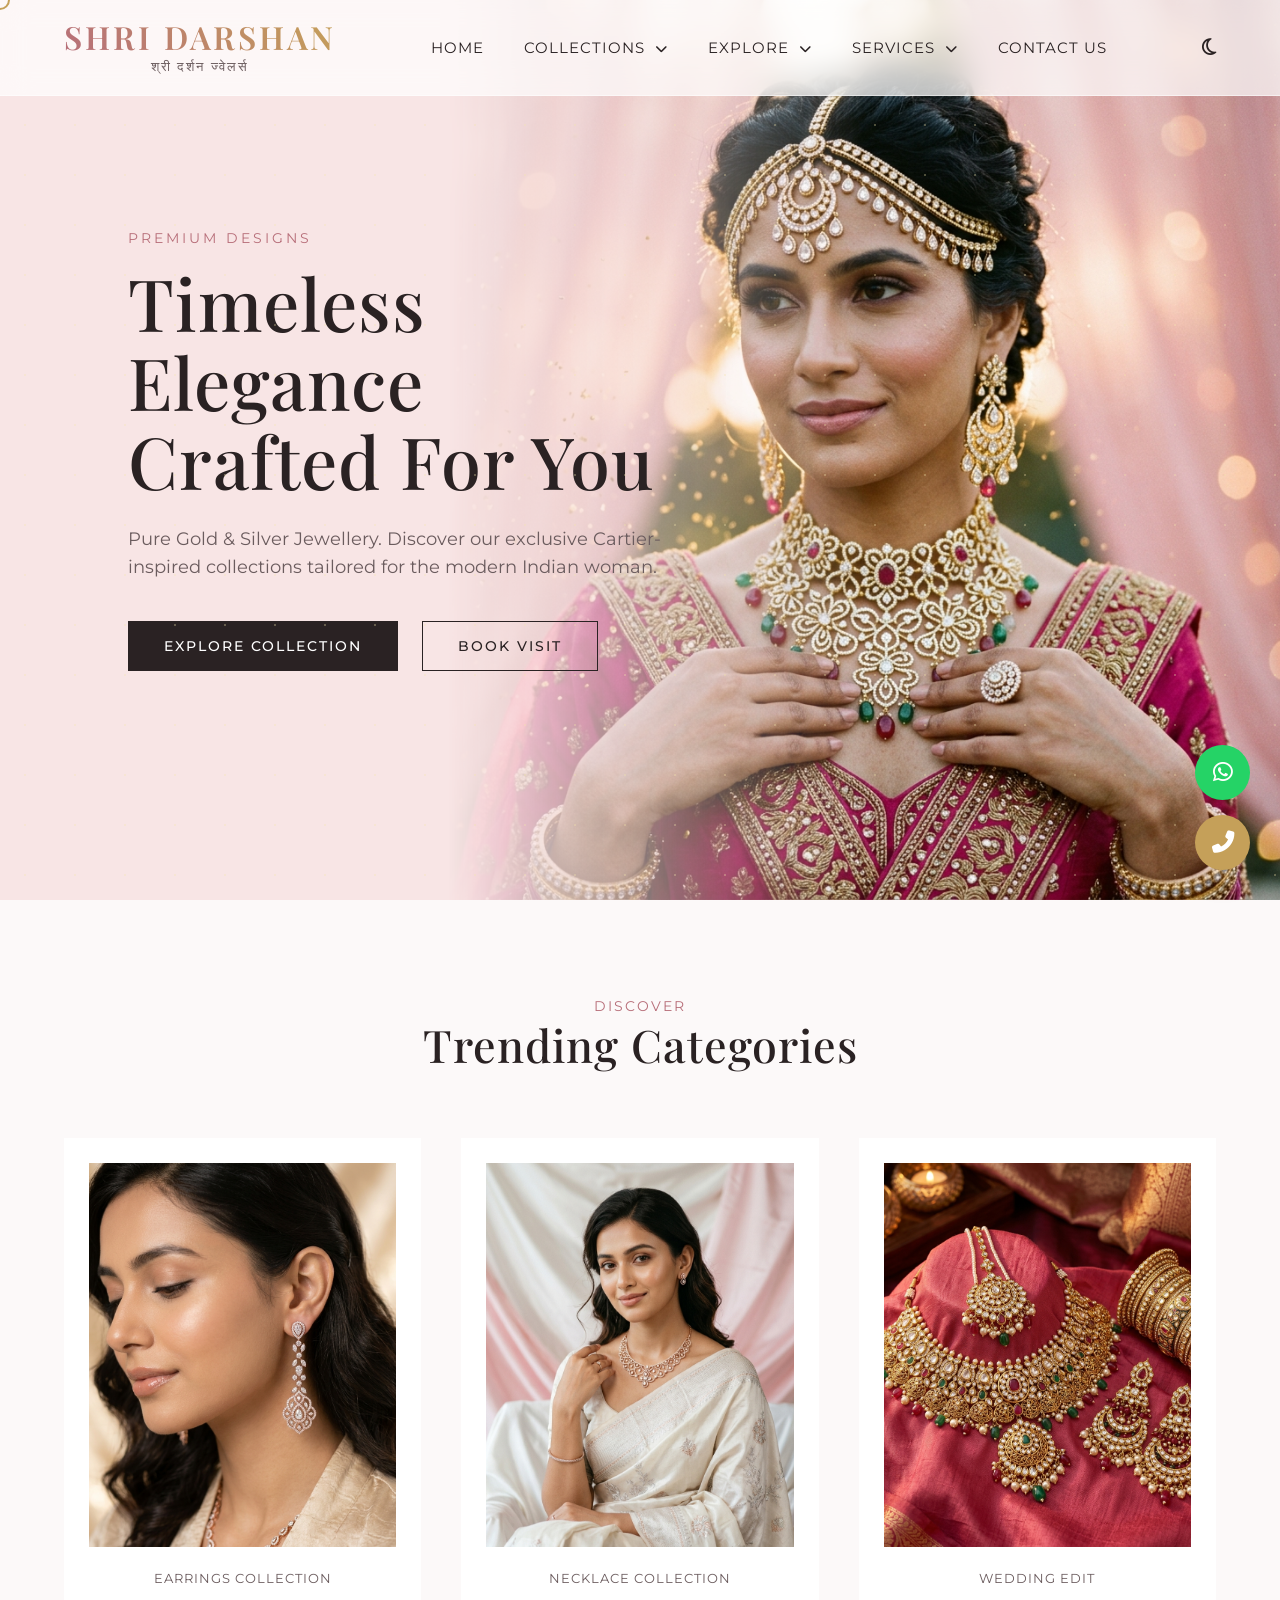
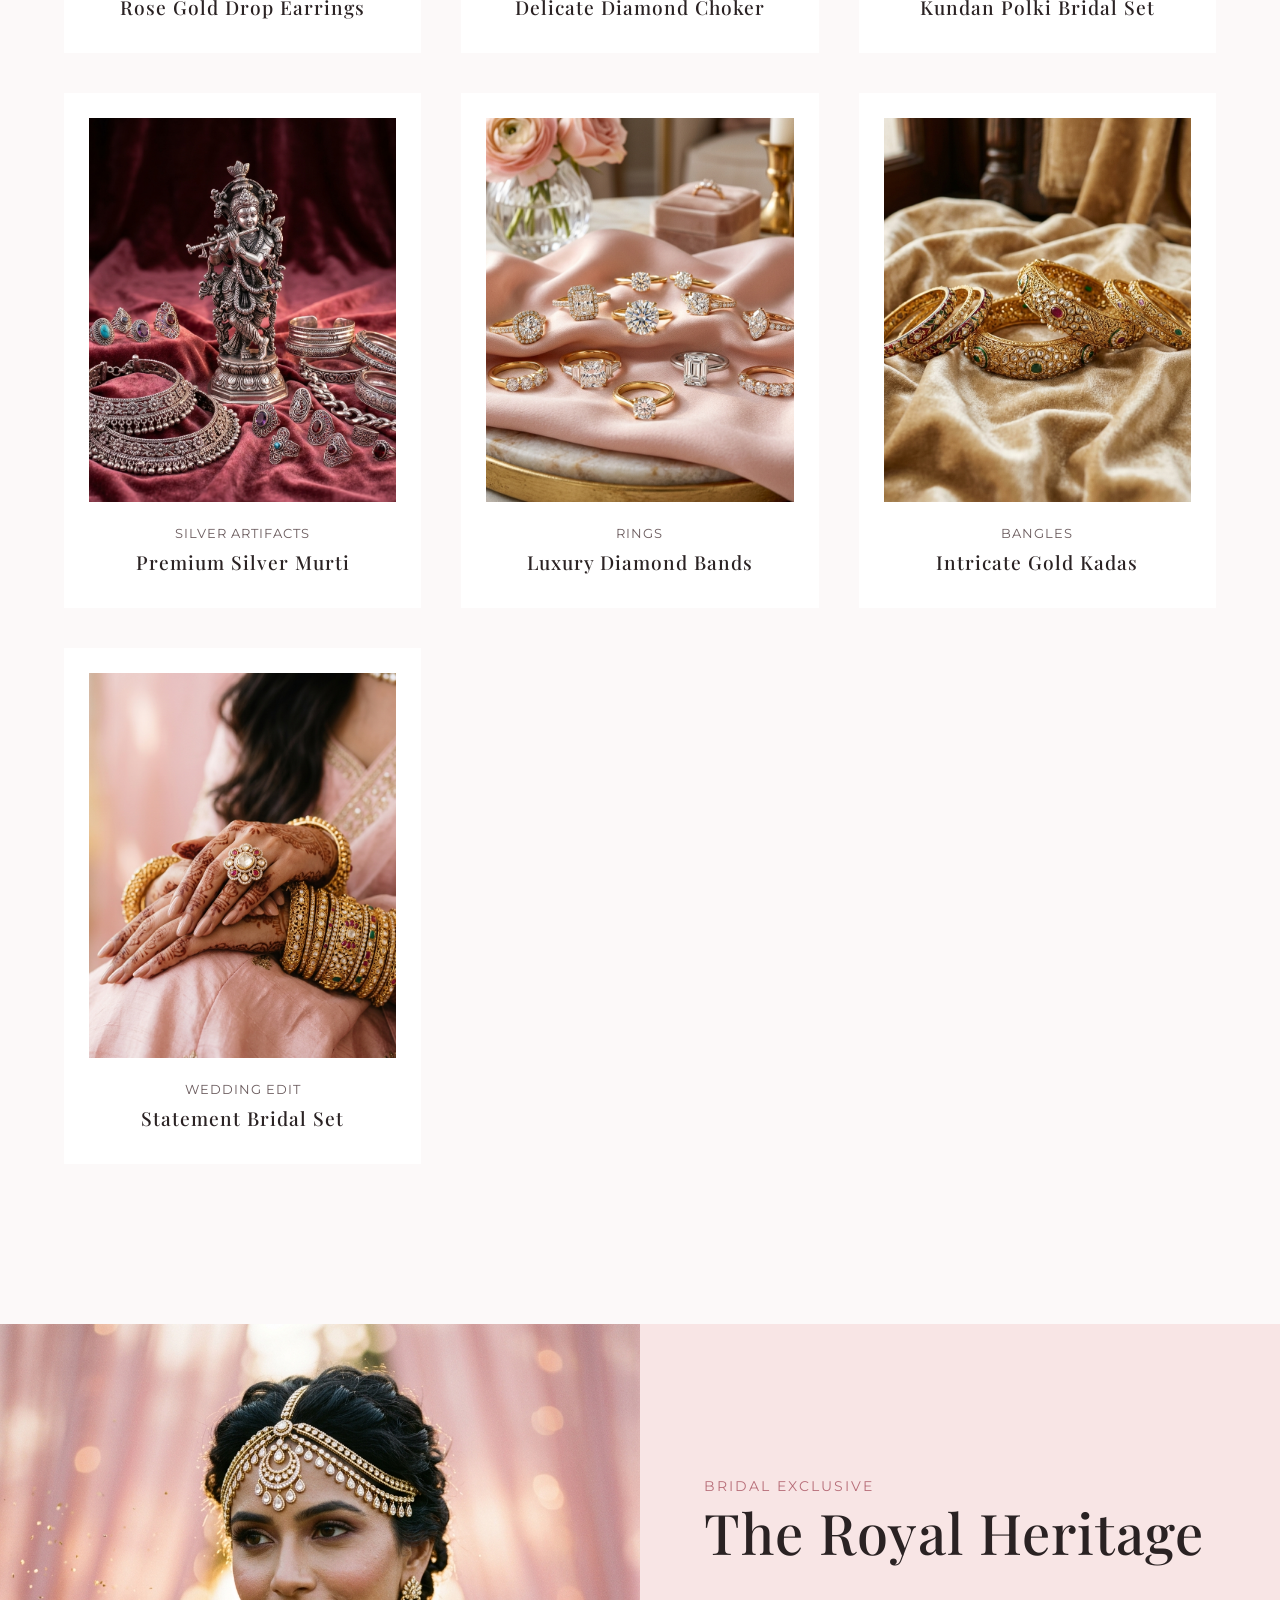
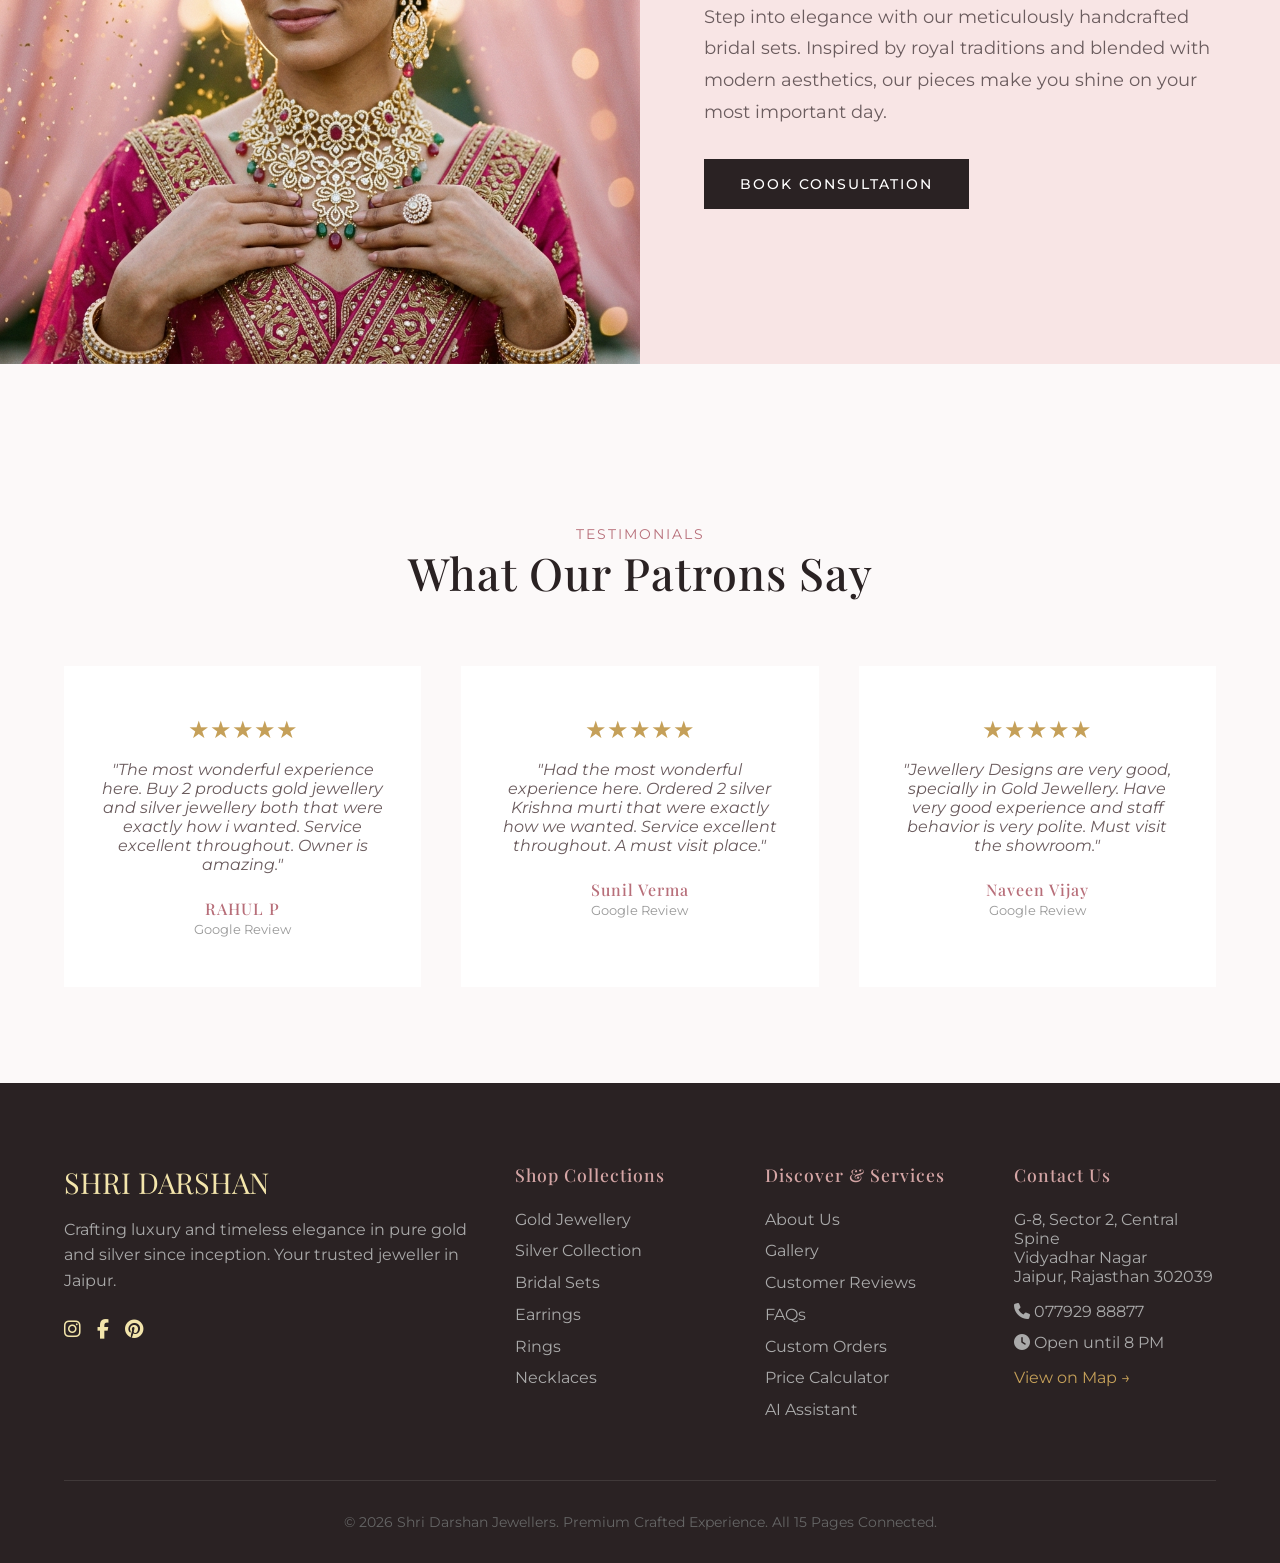
<file: index.html>
<!DOCTYPE html>
<html lang="en">
<head>
    <meta charset="UTF-8">
    <meta name="viewport" content="width=device-width, initial-scale=1.0">
    <title>Shri Darshan Jewellers | Luxury Gold & Silver</title>
    <meta name="description" content="Timeless Elegance Crafted For You. Pure Gold & Silver Jewellery with Premium Designs in Jaipur.">
    <link rel="stylesheet" href="styles.css?v=hamburger3">
    <link rel="stylesheet" href="https://cdnjs.cloudflare.com/ajax/libs/font-awesome/6.4.0/css/all.min.css">
</head>
<body data-theme="light">

    <!-- Custom Cursor -->
    <div class="custom-cursor" id="customCursor"></div>

    <!-- Loading Screen -->
    <div class="loader-wrapper" id="loader">
        <div class="loader-logo">SHRI DARSHAN</div>
    </div>

    <!-- Header / Navbar -->
        <header id="header">
        <nav class="navbar">
                        <div class="logo-container">
                <a href="index.html" style="text-decoration: none; text-align: center; display: block;">
                    <div class="logo-en" style="line-height: 1.1;">Shri Darshan</div>
                    <div class="logo-hi" style="font-size: 0.8rem; letter-spacing: 2px; color: var(--text-muted); font-family: 'Noto Sans Devanagari', sans-serif; margin-top: 5px;">श्री दर्शन ज्वेलर्स</div>
                </a>
            </div>
                        <button class="menu-toggle" type="button" onclick="toggleMobileMenu(event)" aria-label="Open navigation menu" aria-expanded="false">
                <span></span>
                <span></span>
                <span></span>
            </button>
<ul class="nav-links">
                <li><a href="index.html">Home</a></li>
                <li class="dropdown">
                    <a href="#" onclick="toggleMobileSubmenu(event)">Collections <i class="fas fa-chevron-down" style="font-size: 0.8em; margin-left: 5px;"></i></a>
                    <div class="dropdown-content">
                        <a href="gold.html">Gold Jewellery</a>
                        <a href="silver.html">Silver Artifacts</a>
                        <a href="bridal.html">Bridal Edit</a>
                        <a href="earrings.html">Earrings</a>
                        <a href="rings.html">Rings</a>
                        <a href="necklace.html">Necklaces</a>
                    </div>
                </li>
                <li class="dropdown">
                    <a href="#" onclick="toggleMobileSubmenu(event)">Explore <i class="fas fa-chevron-down" style="font-size: 0.8em; margin-left: 5px;"></i></a>
                    <div class="dropdown-content">
                        <a href="about.html">About Us</a>
                        <a href="gallery.html">Gallery</a>
                        <a href="reviews.html">Customer Reviews</a>
                        <a href="faq.html">FAQs</a>
                    </div>
                </li>
                <li class="dropdown">
                    <a href="#" onclick="toggleMobileSubmenu(event)">Services <i class="fas fa-chevron-down" style="font-size: 0.8em; margin-left: 5px;"></i></a>
                    <div class="dropdown-content">
                        <a href="custom-order.html">Custom Orders</a>
                        <a href="calculator.html">Price Calculator</a>
                        <a href="ai-assistant.html">AI Assistant</a>
                    </div>
                </li>
                <li><a href="contact.html">Contact Us</a></li>
            </ul>
            <div class="nav-icons">
                <i class="far fa-moon" id="themeToggle" title="Dark Mode" style="cursor: pointer;"></i>
            </div>
        </nav>
    </header>

    <!-- Mobile Sticky Bottom Menu -->
    <div class="mobile-bottom-menu">
        <a href="index.html" class="mobile-menu-item active">
            <i class="fas fa-home"></i>
            <span>Home</span>
        </a>
        <a href="#collections" class="mobile-menu-item">
            <i class="fas fa-gem"></i>
            <span>Shop</span>
        </a>
        <a href="calculator.html" class="mobile-menu-item">
            <i class="fas fa-calculator"></i>
            <span>Calc</span>
        </a>
        <a href="contact.html" class="mobile-menu-item">
            <i class="fas fa-envelope"></i>
            <span>Contact</span>
        </a>
    </div>

    <!-- Floating Action Widgets -->
    <div class="floating-widget-container">
        <!-- WhatsApp -->
        <a href="https://wa.me/9107792988877" target="_blank" class="widget-btn btn-whatsapp" title="WhatsApp Us">
            <i class="fab fa-whatsapp"></i>
        </a>
        <!-- Call -->
        <a href="tel:07792988877" class="widget-btn btn-call" title="Call Us">
            <i class="fas fa-phone-alt"></i>
        </a>
    </div>

    <!-- Hero Section -->
    <section class="hero">
        <div class="sparkles"></div>
        <img src="images/hero-model.png" alt="Luxury Bridal Jewelry Model" class="hero-bg">
        <div class="hero-content reveal">
            <span class="hero-subtitle">Premium Designs</span>
            <h1>Timeless Elegance<br>Crafted For You</h1>
            <p>Pure Gold & Silver Jewellery. Discover our exclusive Cartier-inspired collections tailored for the modern Indian woman.</p>
            <div class="btn-group">
                <a href="#collections" class="btn btn-primary">Explore Collection</a>
                <a href="contact.html" class="btn btn-outline">Book Visit</a>
            </div>
        </div>
    </section>

    <!-- Trending Collections Section -->
    <section id="collections" class="reveal">
        <div class="section-header">
            <span class="section-subtitle">Discover</span>
            <h2 class="section-title">Trending Categories</h2>
        </div>
        <div class="product-grid">
            <!-- Product 1 -->
            <div class="product-card">
                <div class="product-image-wrap">
                    <img src="images/earrings-model.png" alt="Diamond Earrings" class="product-image">
                    <div class="product-actions">
                        <button class="action-btn" title="Add to Wishlist"><i class="far fa-heart"></i></button>
                        <button class="action-btn" title="Quick View"><i class="far fa-eye"></i></button>
                        <button class="action-btn" title="Buy Now"><i class="fas fa-shopping-bag"></i></button>
                    </div>
                </div>
                <div class="product-info">
                    <p class="product-category">Earrings Collection</p>
                    <h3 class="product-title">Rose Gold Drop Earrings</h3>
                </div>
            </div>
            <!-- Product 2 -->
            <div class="product-card">
                <div class="product-image-wrap">
                    <img src="images/necklace-model.png" alt="Gold Necklace" class="product-image">
                    <div class="product-actions">
                        <button class="action-btn"><i class="far fa-heart"></i></button>
                        <button class="action-btn"><i class="far fa-eye"></i></button>
                        <button class="action-btn"><i class="fas fa-shopping-bag"></i></button>
                    </div>
                </div>
                <div class="product-info">
                    <p class="product-category">Necklace Collection</p>
                    <h3 class="product-title">Delicate Diamond Choker</h3>
                </div>
            </div>
            <!-- Product 3 -->
            <div class="product-card">
                <div class="product-image-wrap">
                    <img src="images/bridal-collection.png" alt="Bridal Sets" class="product-image">
                    <div class="product-actions">
                        <button class="action-btn"><i class="far fa-heart"></i></button>
                        <button class="action-btn"><i class="far fa-eye"></i></button>
                        <button class="action-btn"><i class="fas fa-shopping-bag"></i></button>
                    </div>
                </div>
                <div class="product-info">
                    <p class="product-category">Wedding Edit</p>
                    <h3 class="product-title">Kundan Polki Bridal Set</h3>
                </div>
            </div>
            <!-- Product 4 -->
            <div class="product-card">
                <div class="product-image-wrap">
                    <img src="images/silver-collection.png" alt="Silver Items" class="product-image">
                    <div class="product-actions">
                        <button class="action-btn"><i class="far fa-heart"></i></button>
                        <button class="action-btn"><i class="far fa-eye"></i></button>
                        <button class="action-btn"><i class="fas fa-shopping-bag"></i></button>
                    </div>
                </div>
                <div class="product-info">
                    <p class="product-category">Silver Artifacts</p>
                    <h3 class="product-title">Premium Silver Murti</h3>
                </div>
            </div>
            <!-- Product 5 -->
            <div class="product-card">
                <div class="product-image-wrap">
                    <img src="images/rings.png" alt="Diamond Rings" class="product-image">
                    <div class="product-actions">
                        <button class="action-btn"><i class="far fa-heart"></i></button>
                        <button class="action-btn"><i class="far fa-eye"></i></button>
                        <button class="action-btn"><i class="fas fa-shopping-bag"></i></button>
                    </div>
                </div>
                <div class="product-info">
                    <p class="product-category">Rings</p>
                    <h3 class="product-title">Luxury Diamond Bands</h3>
                </div>
            </div>
            <!-- Product 6 -->
            <div class="product-card">
                <div class="product-image-wrap">
                    <img src="images/bangles.png" alt="Gold Bangles" class="product-image">
                    <div class="product-actions">
                        <button class="action-btn"><i class="far fa-heart"></i></button>
                        <button class="action-btn"><i class="far fa-eye"></i></button>
                        <button class="action-btn"><i class="fas fa-shopping-bag"></i></button>
                    </div>
                </div>
                <div class="product-info">
                    <p class="product-category">Bangles</p>
                    <h3 class="product-title">Intricate Gold Kadas</h3>
                </div>
            </div>
            <!-- Product 7 -->
            <div class="product-card">
                <div class="product-image-wrap">
                    <img src="images/model-bangles.png" alt="Bridal Bangles" class="product-image">
                    <div class="product-actions">
                        <button class="action-btn"><i class="far fa-heart"></i></button>
                        <button class="action-btn"><i class="far fa-eye"></i></button>
                        <button class="action-btn"><i class="fas fa-shopping-bag"></i></button>
                    </div>
                </div>
                <div class="product-info">
                    <p class="product-category">Wedding Edit</p>
                    <h3 class="product-title">Statement Bridal Set</h3>
                </div>
            </div>
        </div>
    </section>

    <!-- Premium Showcase Section -->
    <div class="showcase-section reveal">
        <img src="images/hero-model.png" alt="Luxury Bridal" class="showcase-image" style="object-position: top;">
        <div class="showcase-content">
            <span class="section-subtitle">Bridal Exclusive</span>
            <h2 class="section-title" style="font-size: 3.5rem; margin-bottom: 2rem;">The Royal Heritage</h2>
            <p style="font-size: 1.1rem; color: var(--text-muted); margin-bottom: 2rem; line-height: 1.8;">
                Step into elegance with our meticulously handcrafted bridal sets. Inspired by royal traditions and blended with modern aesthetics, our pieces make you shine on your most important day.
            </p>
            <a href="contact.html" class="btn btn-primary" style="align-self: flex-start;">Book Consultation</a>
        </div>
    </div>

    <!-- Reviews Section -->
    <section id="reviews" class="reveal">
        <div class="section-header">
            <span class="section-subtitle">Testimonials</span>
            <h2 class="section-title">What Our Patrons Say</h2>
        </div>
        <div class="product-grid"> <!-- Reusing grid layout for cards -->
            <div class="product-card" style="text-align: center; padding: 3rem 2rem;">
                <div style="color: var(--accent-gold); font-size: 1.5rem; margin-bottom: 1rem;">★★★★★</div>
                <p style="font-style: italic; color: var(--text-muted); margin-bottom: 1.5rem;">"The most wonderful experience here. Buy 2 products gold jewellery and silver jewellery both that were exactly how i wanted. Service excellent throughout. Owner is amazing."</p>
                <h4 style="color: var(--rose-gold);">RAHUL P</h4>
                <span style="font-size: 0.8rem; color: #999;">Google Review</span>
            </div>
            <div class="product-card" style="text-align: center; padding: 3rem 2rem;">
                <div style="color: var(--accent-gold); font-size: 1.5rem; margin-bottom: 1rem;">★★★★★</div>
                <p style="font-style: italic; color: var(--text-muted); margin-bottom: 1.5rem;">"Had the most wonderful experience here. Ordered 2 silver Krishna murti that were exactly how we wanted. Service excellent throughout. A must visit place."</p>
                <h4 style="color: var(--rose-gold);">Sunil Verma</h4>
                <span style="font-size: 0.8rem; color: #999;">Google Review</span>
            </div>
            <div class="product-card" style="text-align: center; padding: 3rem 2rem;">
                <div style="color: var(--accent-gold); font-size: 1.5rem; margin-bottom: 1rem;">★★★★★</div>
                <p style="font-style: italic; color: var(--text-muted); margin-bottom: 1.5rem;">"Jewellery Designs are very good, specially in Gold Jewellery. Have very good experience and staff behavior is very polite. Must visit the showroom."</p>
                <h4 style="color: var(--rose-gold);">Naveen Vijay</h4>
                <span style="font-size: 0.8rem; color: #999;">Google Review</span>
            </div>
        </div>
    </section>

    <!-- Footer -->
        <footer>
        <div class="footer-grid">
            <div class="footer-brand">
                <div class="footer-logo">SHRI DARSHAN</div>
                <p style="color: #aaa; margin-bottom: 1.5rem; line-height: 1.6;">Crafting luxury and timeless elegance in pure gold and silver since inception. Your trusted jeweller in Jaipur.</p>
                <div class="social-icons" style="display: flex; gap: 1rem; font-size: 1.2rem;">
                    <a href="#" style="color: var(--champagne-gold);"><i class="fab fa-instagram"></i></a>
                    <a href="#" style="color: var(--champagne-gold);"><i class="fab fa-facebook-f"></i></a>
                    <a href="#" style="color: var(--champagne-gold);"><i class="fab fa-pinterest"></i></a>
                </div>
            </div>
            <div class="footer-links">
                <h4 style="color: var(--rose-gold-light); margin-bottom: 1.5rem; font-size: 1.1rem;">Shop Collections</h4>
                <ul>
                    <li><a href="gold.html">Gold Jewellery</a></li>
                    <li><a href="silver.html">Silver Collection</a></li>
                    <li><a href="bridal.html">Bridal Sets</a></li>
                    <li><a href="earrings.html">Earrings</a></li>
                    <li><a href="rings.html">Rings</a></li>
                    <li><a href="necklace.html">Necklaces</a></li>
                </ul>
            </div>
            <div class="footer-links">
                <h4 style="color: var(--rose-gold-light); margin-bottom: 1.5rem; font-size: 1.1rem;">Discover & Services</h4>
                <ul>
                    <li><a href="about.html">About Us</a></li>
                    <li><a href="gallery.html">Gallery</a></li>
                    <li><a href="reviews.html">Customer Reviews</a></li>
                    <li><a href="faq.html">FAQs</a></li>
                    <li><a href="custom-order.html">Custom Orders</a></li>
                    <li><a href="calculator.html">Price Calculator</a></li>
                    <li><a href="ai-assistant.html">AI Assistant</a></li>
                </ul>
            </div>
            <div class="footer-links">
                <h4 style="color: var(--rose-gold-light); margin-bottom: 1.5rem; font-size: 1.1rem;">Contact Us</h4>
                <ul>
                    <li style="color: #aaa;">G-8, Sector 2, Central Spine<br>Vidyadhar Nagar<br>Jaipur, Rajasthan 302039</li>
                    <li style="color: #aaa; margin-top: 1rem;"><i class="fas fa-phone"></i> 077929 88877</li>
                    <li style="color: #aaa;"><i class="fas fa-clock"></i> Open until 8 PM</li>
                    <li style="margin-top: 1rem;"><a href="contact.html" style="color: var(--accent-gold);">View on Map &rarr;</a></li>
                </ul>
            </div>
        </div>
        <div style="text-align: center; color: #666; border-top: 1px solid rgba(255,255,255,0.1); padding-top: 2rem; font-size: 0.9rem;">
            &copy; 2026 Shri Darshan Jewellers. Premium Crafted Experience. All 15 Pages Connected.
        </div>
    </footer>

    <script src="script.js?v=hamburger5"></script>
</body>
</html>
</file>
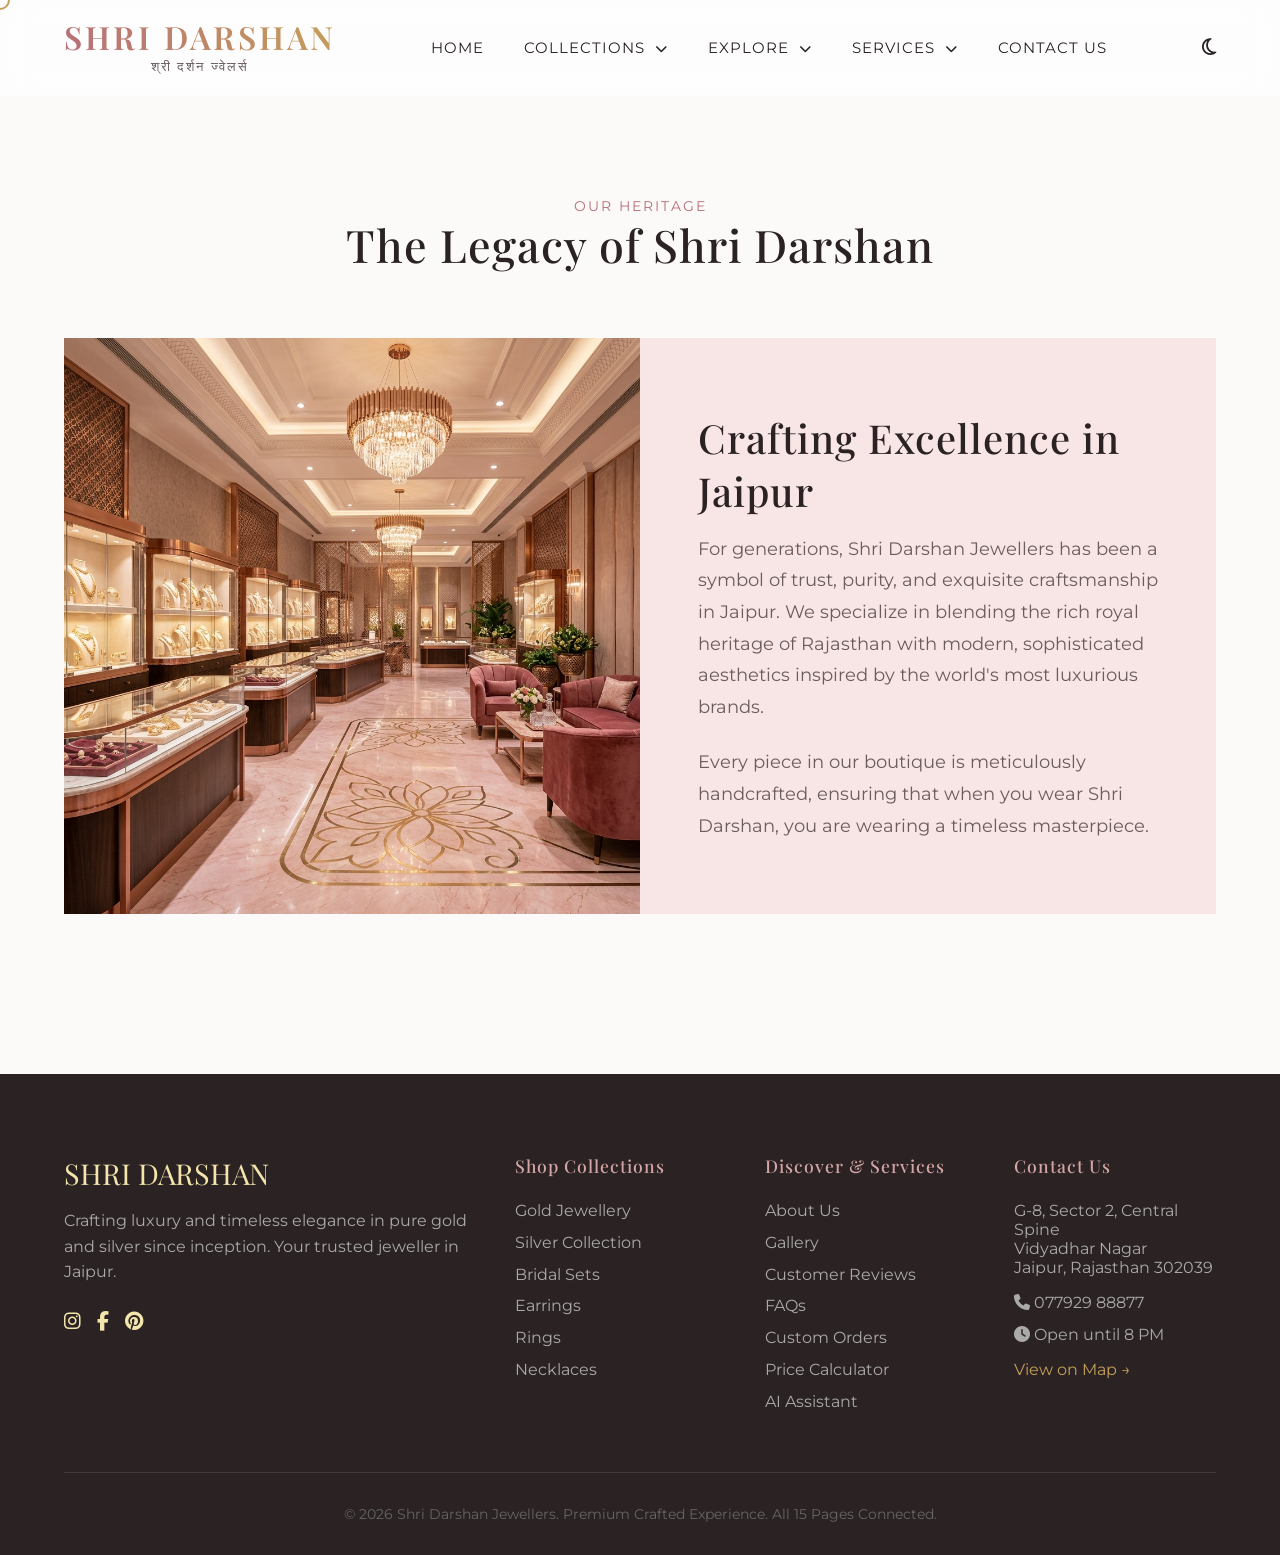
<file: about.html>
<!DOCTYPE html>
<html lang="en">
<head>
    <meta charset="UTF-8">
    <meta name="viewport" content="width=device-width, initial-scale=1.0">
    <title>About Us | Shri Darshan Jewellers</title>
    <link rel="stylesheet" href="styles.css?v=hamburger3">
    <link rel="stylesheet" href="https://cdnjs.cloudflare.com/ajax/libs/font-awesome/6.4.0/css/all.min.css">
</head>
<body data-theme="light">
    <div class="custom-cursor" id="customCursor"></div>
        <header id="header">
        <nav class="navbar">
                                    <div class="logo-container">
                <a href="index.html" style="text-decoration: none; text-align: center; display: block;">
                    <div class="logo-en" style="line-height: 1.1;">Shri Darshan</div>
                    <div class="logo-hi" style="font-size: 0.8rem; letter-spacing: 2px; color: var(--text-muted); font-family: 'Noto Sans Devanagari', sans-serif; margin-top: 5px;">श्री दर्शन ज्वेलर्स</div>
                </a>
            </div>
                        <button class="menu-toggle" type="button" onclick="toggleMobileMenu(event)" aria-label="Open navigation menu" aria-expanded="false">
                <span></span>
                <span></span>
                <span></span>
            </button>
<ul class="nav-links">
                <li><a href="index.html">Home</a></li>
                <li class="dropdown">
                    <a href="#" onclick="toggleMobileSubmenu(event)">Collections <i class="fas fa-chevron-down" style="font-size: 0.8em; margin-left: 5px;"></i></a>
                    <div class="dropdown-content">
                        <a href="gold.html">Gold Jewellery</a>
                        <a href="silver.html">Silver Artifacts</a>
                        <a href="bridal.html">Bridal Edit</a>
                        <a href="earrings.html">Earrings</a>
                        <a href="rings.html">Rings</a>
                        <a href="necklace.html">Necklaces</a>
                    </div>
                </li>
                <li class="dropdown">
                    <a href="#" onclick="toggleMobileSubmenu(event)">Explore <i class="fas fa-chevron-down" style="font-size: 0.8em; margin-left: 5px;"></i></a>
                    <div class="dropdown-content">
                        <a href="about.html">About Us</a>
                        <a href="gallery.html">Gallery</a>
                        <a href="reviews.html">Customer Reviews</a>
                        <a href="faq.html">FAQs</a>
                    </div>
                </li>
                <li class="dropdown">
                    <a href="#" onclick="toggleMobileSubmenu(event)">Services <i class="fas fa-chevron-down" style="font-size: 0.8em; margin-left: 5px;"></i></a>
                    <div class="dropdown-content">
                        <a href="custom-order.html">Custom Orders</a>
                        <a href="calculator.html">Price Calculator</a>
                        <a href="ai-assistant.html">AI Assistant</a>
                    </div>
                </li>
                <li><a href="contact.html">Contact Us</a></li>
            </ul>
            <div class="nav-icons">
                <i class="far fa-moon" id="themeToggle" title="Dark Mode" style="cursor: pointer;"></i>
            </div>
        </nav>
    </header>

    <div style="height: 100px;"></div>
    <section class="reveal">
        <div class="section-header">
            <span class="section-subtitle">Our Heritage</span>
            <h1 class="section-title">The Legacy of Shri Darshan</h1>
        </div>
        <div class="showcase-section">
            <img src="images/store-premium.png" alt="Our Store" class="showcase-image">
            <div class="showcase-content">
                <h2 style="font-family: var(--font-heading); font-size: 2.5rem; margin-bottom: 1rem;">Crafting Excellence in Jaipur</h2>
                <p style="color: var(--text-muted); line-height: 1.8; font-size: 1.1rem; margin-bottom: 1.5rem;">
                    For generations, Shri Darshan Jewellers has been a symbol of trust, purity, and exquisite craftsmanship in Jaipur. We specialize in blending the rich royal heritage of Rajasthan with modern, sophisticated aesthetics inspired by the world's most luxurious brands.
                </p>
                <p style="color: var(--text-muted); line-height: 1.8; font-size: 1.1rem;">
                    Every piece in our boutique is meticulously handcrafted, ensuring that when you wear Shri Darshan, you are wearing a timeless masterpiece.
                </p>
            </div>
        </div>
    </section>

    <!-- Footer Mock -->
        <footer>
        <div class="footer-grid">
            <div class="footer-brand">
                <div class="footer-logo">SHRI DARSHAN</div>
                <p style="color: #aaa; margin-bottom: 1.5rem; line-height: 1.6;">Crafting luxury and timeless elegance in pure gold and silver since inception. Your trusted jeweller in Jaipur.</p>
                <div class="social-icons" style="display: flex; gap: 1rem; font-size: 1.2rem;">
                    <a href="#" style="color: var(--champagne-gold);"><i class="fab fa-instagram"></i></a>
                    <a href="#" style="color: var(--champagne-gold);"><i class="fab fa-facebook-f"></i></a>
                    <a href="#" style="color: var(--champagne-gold);"><i class="fab fa-pinterest"></i></a>
                </div>
            </div>
            <div class="footer-links">
                <h4 style="color: var(--rose-gold-light); margin-bottom: 1.5rem; font-size: 1.1rem;">Shop Collections</h4>
                <ul>
                    <li><a href="gold.html">Gold Jewellery</a></li>
                    <li><a href="silver.html">Silver Collection</a></li>
                    <li><a href="bridal.html">Bridal Sets</a></li>
                    <li><a href="earrings.html">Earrings</a></li>
                    <li><a href="rings.html">Rings</a></li>
                    <li><a href="necklace.html">Necklaces</a></li>
                </ul>
            </div>
            <div class="footer-links">
                <h4 style="color: var(--rose-gold-light); margin-bottom: 1.5rem; font-size: 1.1rem;">Discover & Services</h4>
                <ul>
                    <li><a href="about.html">About Us</a></li>
                    <li><a href="gallery.html">Gallery</a></li>
                    <li><a href="reviews.html">Customer Reviews</a></li>
                    <li><a href="faq.html">FAQs</a></li>
                    <li><a href="custom-order.html">Custom Orders</a></li>
                    <li><a href="calculator.html">Price Calculator</a></li>
                    <li><a href="ai-assistant.html">AI Assistant</a></li>
                </ul>
            </div>
            <div class="footer-links">
                <h4 style="color: var(--rose-gold-light); margin-bottom: 1.5rem; font-size: 1.1rem;">Contact Us</h4>
                <ul>
                    <li style="color: #aaa;">G-8, Sector 2, Central Spine<br>Vidyadhar Nagar<br>Jaipur, Rajasthan 302039</li>
                    <li style="color: #aaa; margin-top: 1rem;"><i class="fas fa-phone"></i> 077929 88877</li>
                    <li style="color: #aaa;"><i class="fas fa-clock"></i> Open until 8 PM</li>
                    <li style="margin-top: 1rem;"><a href="contact.html" style="color: var(--accent-gold);">View on Map &rarr;</a></li>
                </ul>
            </div>
        </div>
        <div style="text-align: center; color: #666; border-top: 1px solid rgba(255,255,255,0.1); padding-top: 2rem; font-size: 0.9rem;">
            &copy; 2026 Shri Darshan Jewellers. Premium Crafted Experience. All 15 Pages Connected.
        </div>
    </footer>
    <script src="script.js?v=hamburger5"></script>
</body>
</html>
</file>
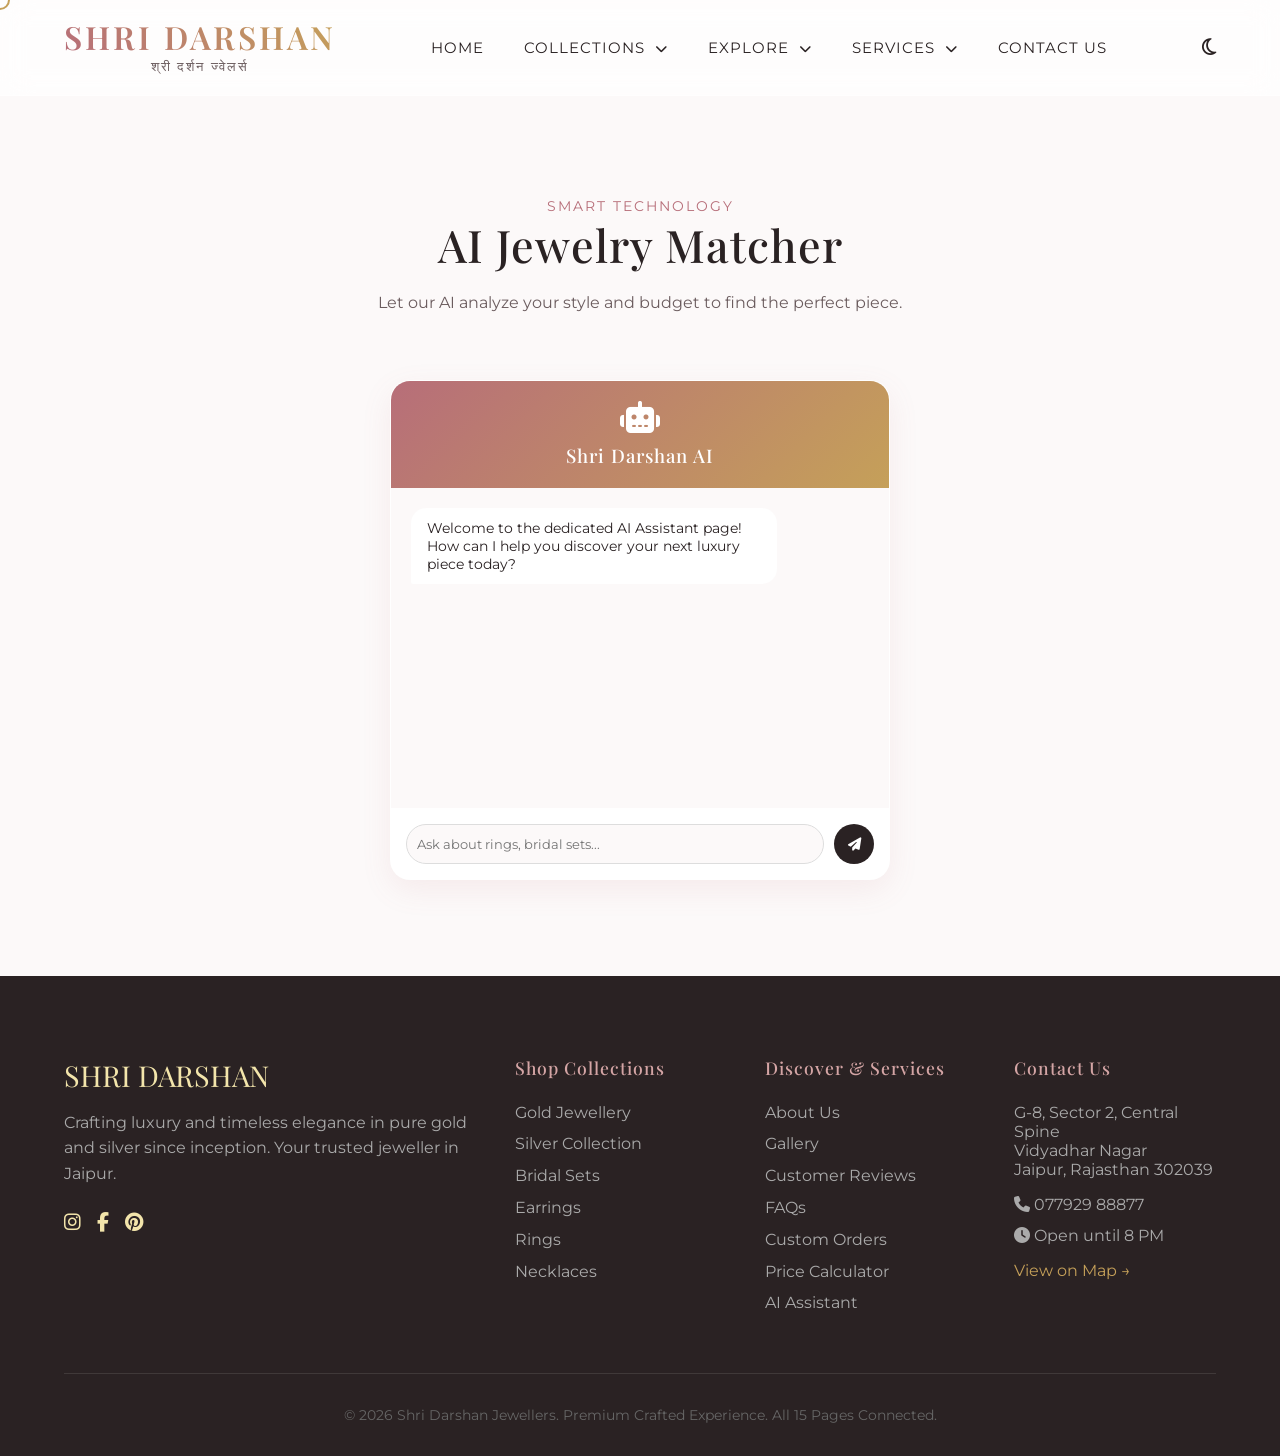
<file: ai-assistant.html>
<!DOCTYPE html>
<html lang="en">
<head>
    <meta charset="UTF-8">
    <meta name="viewport" content="width=device-width, initial-scale=1.0">
    <title>AI Assistant | Shri Darshan Jewellers</title>
    <link rel="stylesheet" href="styles.css?v=hamburger3">
    <link rel="stylesheet" href="https://cdnjs.cloudflare.com/ajax/libs/font-awesome/6.4.0/css/all.min.css">
</head>
<body data-theme="light">
    <div class="custom-cursor" id="customCursor"></div>
        <header id="header">
        <nav class="navbar">
                                    <div class="logo-container">
                <a href="index.html" style="text-decoration: none; text-align: center; display: block;">
                    <div class="logo-en" style="line-height: 1.1;">Shri Darshan</div>
                    <div class="logo-hi" style="font-size: 0.8rem; letter-spacing: 2px; color: var(--text-muted); font-family: 'Noto Sans Devanagari', sans-serif; margin-top: 5px;">श्री दर्शन ज्वेलर्स</div>
                </a>
            </div>
                        <button class="menu-toggle" type="button" onclick="toggleMobileMenu(event)" aria-label="Open navigation menu" aria-expanded="false">
                <span></span>
                <span></span>
                <span></span>
            </button>
<ul class="nav-links">
                <li><a href="index.html">Home</a></li>
                <li class="dropdown">
                    <a href="#" onclick="toggleMobileSubmenu(event)">Collections <i class="fas fa-chevron-down" style="font-size: 0.8em; margin-left: 5px;"></i></a>
                    <div class="dropdown-content">
                        <a href="gold.html">Gold Jewellery</a>
                        <a href="silver.html">Silver Artifacts</a>
                        <a href="bridal.html">Bridal Edit</a>
                        <a href="earrings.html">Earrings</a>
                        <a href="rings.html">Rings</a>
                        <a href="necklace.html">Necklaces</a>
                    </div>
                </li>
                <li class="dropdown">
                    <a href="#" onclick="toggleMobileSubmenu(event)">Explore <i class="fas fa-chevron-down" style="font-size: 0.8em; margin-left: 5px;"></i></a>
                    <div class="dropdown-content">
                        <a href="about.html">About Us</a>
                        <a href="gallery.html">Gallery</a>
                        <a href="reviews.html">Customer Reviews</a>
                        <a href="faq.html">FAQs</a>
                    </div>
                </li>
                <li class="dropdown">
                    <a href="#" onclick="toggleMobileSubmenu(event)">Services <i class="fas fa-chevron-down" style="font-size: 0.8em; margin-left: 5px;"></i></a>
                    <div class="dropdown-content">
                        <a href="custom-order.html">Custom Orders</a>
                        <a href="calculator.html">Price Calculator</a>
                        <a href="ai-assistant.html">AI Assistant</a>
                    </div>
                </li>
                <li><a href="contact.html">Contact Us</a></li>
            </ul>
            <div class="nav-icons">
                <i class="far fa-moon" id="themeToggle" title="Dark Mode" style="cursor: pointer;"></i>
            </div>
        </nav>
    </header>

    <div style="height: 100px;"></div>
    <section class="reveal">
        <div class="section-header">
            <span class="section-subtitle">Smart Technology</span>
            <h1 class="section-title">AI Jewelry Matcher</h1>
            <p style="color: var(--text-muted);">Let our AI analyze your style and budget to find the perfect piece.</p>
        </div>
        
        <div style="display: flex; justify-content: center; margin-top: 2rem;">
            <div style="width: 100%; max-width: 500px; height: 500px; background: var(--surface-color); border-radius: 20px; box-shadow: var(--shadow-soft); display: flex; flex-direction: column; overflow: hidden; border: 1px solid var(--glass-border);">
                <div style="background: linear-gradient(135deg, var(--rose-gold), var(--accent-gold)); padding: 20px; color: white; text-align: center;">
                    <i class="fas fa-robot" style="font-size: 2rem;"></i>
                    <h3 style="margin-top: 10px;">Shri Darshan AI</h3>
                </div>
                <div style="flex: 1; padding: 20px; overflow-y: auto; background: var(--bg-color);" id="fullChatBody">
                    <div class="chat-msg msg-ai">Welcome to the dedicated AI Assistant page! How can I help you discover your next luxury piece today?</div>
                </div>
                <div style="padding: 15px; border-top: 1px solid var(--glass-border); display: flex; gap: 10px; background: var(--surface-color);">
                    <input type="text" id="fullChatInput" placeholder="Ask about rings, bridal sets..." style="flex: 1; padding: 10px; border-radius: 20px; border: 1px solid #ddd; outline: none; background: var(--bg-color); color: var(--text-main);">
                    <button onclick="sendFullMsg()" style="width: 40px; height: 40px; border-radius: 50%; background: var(--text-main); color: white; border: none; cursor: pointer;"><i class="fas fa-paper-plane"></i></button>
                </div>
            </div>
        </div>
    </section>
        <footer>
        <div class="footer-grid">
            <div class="footer-brand">
                <div class="footer-logo">SHRI DARSHAN</div>
                <p style="color: #aaa; margin-bottom: 1.5rem; line-height: 1.6;">Crafting luxury and timeless elegance in pure gold and silver since inception. Your trusted jeweller in Jaipur.</p>
                <div class="social-icons" style="display: flex; gap: 1rem; font-size: 1.2rem;">
                    <a href="#" style="color: var(--champagne-gold);"><i class="fab fa-instagram"></i></a>
                    <a href="#" style="color: var(--champagne-gold);"><i class="fab fa-facebook-f"></i></a>
                    <a href="#" style="color: var(--champagne-gold);"><i class="fab fa-pinterest"></i></a>
                </div>
            </div>
            <div class="footer-links">
                <h4 style="color: var(--rose-gold-light); margin-bottom: 1.5rem; font-size: 1.1rem;">Shop Collections</h4>
                <ul>
                    <li><a href="gold.html">Gold Jewellery</a></li>
                    <li><a href="silver.html">Silver Collection</a></li>
                    <li><a href="bridal.html">Bridal Sets</a></li>
                    <li><a href="earrings.html">Earrings</a></li>
                    <li><a href="rings.html">Rings</a></li>
                    <li><a href="necklace.html">Necklaces</a></li>
                </ul>
            </div>
            <div class="footer-links">
                <h4 style="color: var(--rose-gold-light); margin-bottom: 1.5rem; font-size: 1.1rem;">Discover & Services</h4>
                <ul>
                    <li><a href="about.html">About Us</a></li>
                    <li><a href="gallery.html">Gallery</a></li>
                    <li><a href="reviews.html">Customer Reviews</a></li>
                    <li><a href="faq.html">FAQs</a></li>
                    <li><a href="custom-order.html">Custom Orders</a></li>
                    <li><a href="calculator.html">Price Calculator</a></li>
                    <li><a href="ai-assistant.html">AI Assistant</a></li>
                </ul>
            </div>
            <div class="footer-links">
                <h4 style="color: var(--rose-gold-light); margin-bottom: 1.5rem; font-size: 1.1rem;">Contact Us</h4>
                <ul>
                    <li style="color: #aaa;">G-8, Sector 2, Central Spine<br>Vidyadhar Nagar<br>Jaipur, Rajasthan 302039</li>
                    <li style="color: #aaa; margin-top: 1rem;"><i class="fas fa-phone"></i> 077929 88877</li>
                    <li style="color: #aaa;"><i class="fas fa-clock"></i> Open until 8 PM</li>
                    <li style="margin-top: 1rem;"><a href="contact.html" style="color: var(--accent-gold);">View on Map &rarr;</a></li>
                </ul>
            </div>
        </div>
        <div style="text-align: center; color: #666; border-top: 1px solid rgba(255,255,255,0.1); padding-top: 2rem; font-size: 0.9rem;">
            &copy; 2026 Shri Darshan Jewellers. Premium Crafted Experience. All 15 Pages Connected.
        </div>
    </footer>
    <script src="script.js?v=hamburger5"></script>
</body>
</html>
</file>
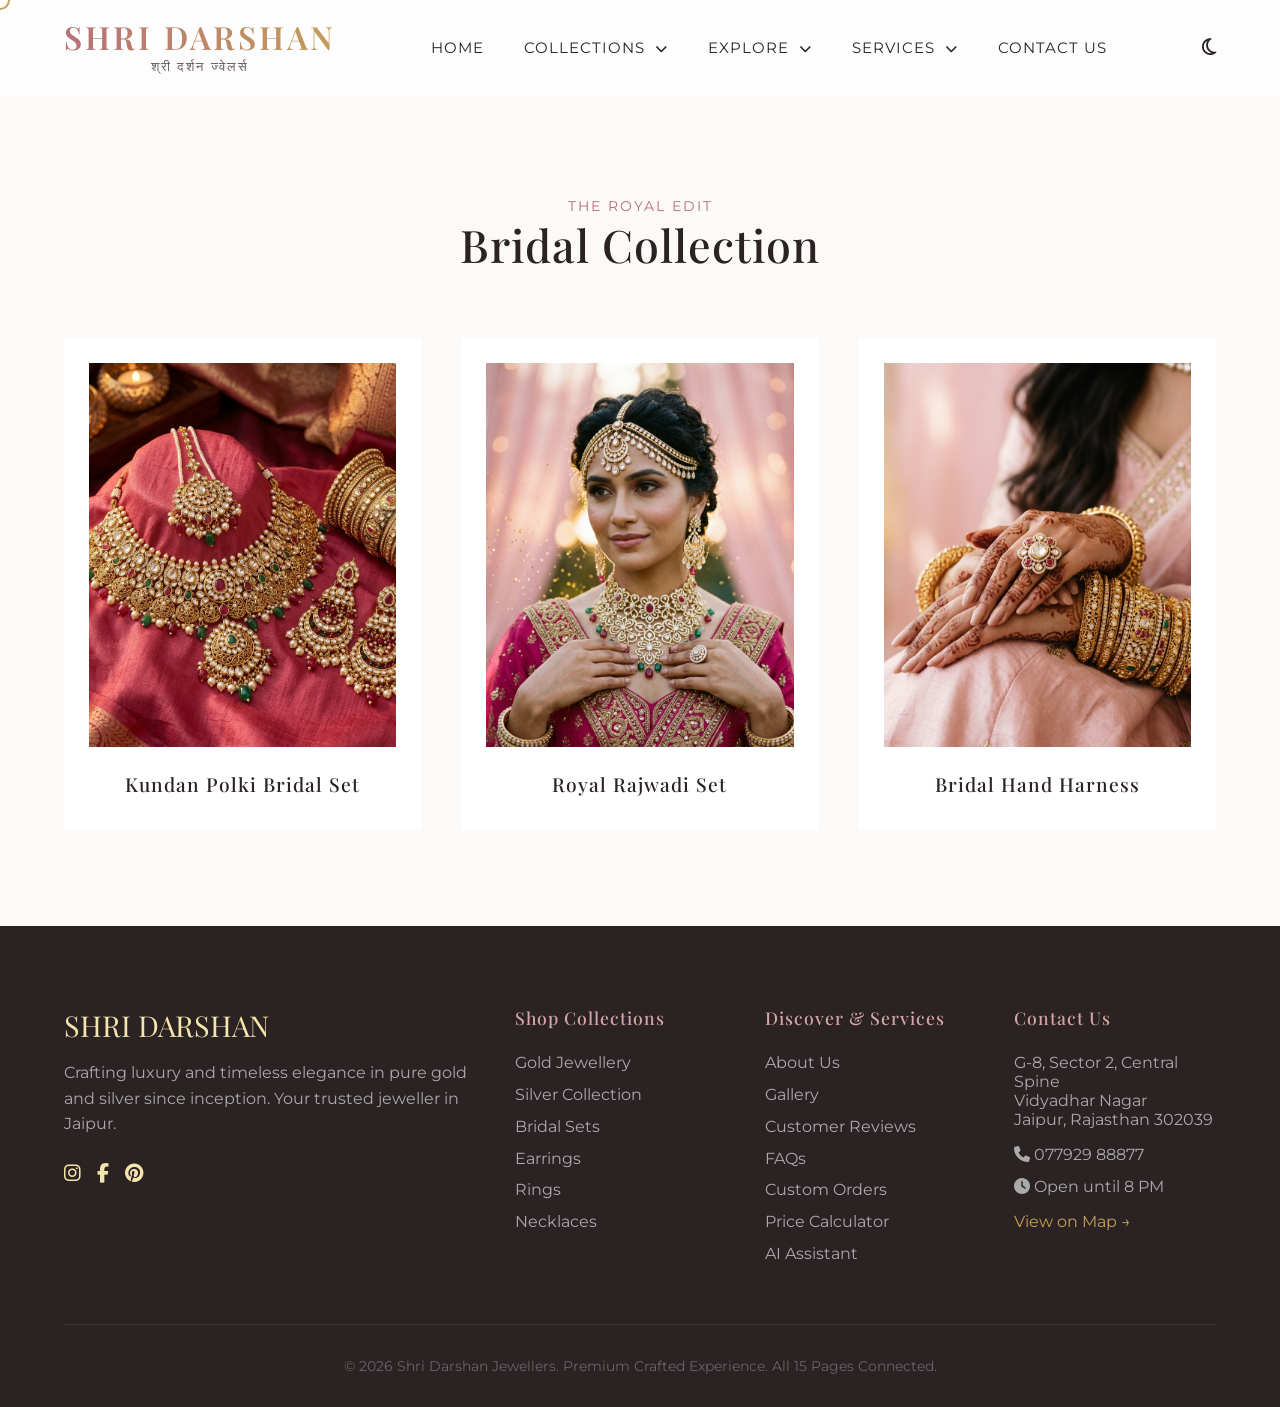
<file: bridal.html>
<!DOCTYPE html>
<html lang="en">
<head>
    <meta charset="UTF-8">
    <meta name="viewport" content="width=device-width, initial-scale=1.0">
    <title>Bridal Collection | Shri Darshan Jewellers</title>
    <link rel="stylesheet" href="styles.css?v=hamburger3">
    <link rel="stylesheet" href="https://cdnjs.cloudflare.com/ajax/libs/font-awesome/6.4.0/css/all.min.css">
</head>
<body data-theme="light">
    <div class="custom-cursor" id="customCursor"></div>
        <header id="header">
        <nav class="navbar">
                                    <div class="logo-container">
                <a href="index.html" style="text-decoration: none; text-align: center; display: block;">
                    <div class="logo-en" style="line-height: 1.1;">Shri Darshan</div>
                    <div class="logo-hi" style="font-size: 0.8rem; letter-spacing: 2px; color: var(--text-muted); font-family: 'Noto Sans Devanagari', sans-serif; margin-top: 5px;">श्री दर्शन ज्वेलर्स</div>
                </a>
            </div>
                        <button class="menu-toggle" type="button" onclick="toggleMobileMenu(event)" aria-label="Open navigation menu" aria-expanded="false">
                <span></span>
                <span></span>
                <span></span>
            </button>
<ul class="nav-links">
                <li><a href="index.html">Home</a></li>
                <li class="dropdown">
                    <a href="#" onclick="toggleMobileSubmenu(event)">Collections <i class="fas fa-chevron-down" style="font-size: 0.8em; margin-left: 5px;"></i></a>
                    <div class="dropdown-content">
                        <a href="gold.html">Gold Jewellery</a>
                        <a href="silver.html">Silver Artifacts</a>
                        <a href="bridal.html">Bridal Edit</a>
                        <a href="earrings.html">Earrings</a>
                        <a href="rings.html">Rings</a>
                        <a href="necklace.html">Necklaces</a>
                    </div>
                </li>
                <li class="dropdown">
                    <a href="#" onclick="toggleMobileSubmenu(event)">Explore <i class="fas fa-chevron-down" style="font-size: 0.8em; margin-left: 5px;"></i></a>
                    <div class="dropdown-content">
                        <a href="about.html">About Us</a>
                        <a href="gallery.html">Gallery</a>
                        <a href="reviews.html">Customer Reviews</a>
                        <a href="faq.html">FAQs</a>
                    </div>
                </li>
                <li class="dropdown">
                    <a href="#" onclick="toggleMobileSubmenu(event)">Services <i class="fas fa-chevron-down" style="font-size: 0.8em; margin-left: 5px;"></i></a>
                    <div class="dropdown-content">
                        <a href="custom-order.html">Custom Orders</a>
                        <a href="calculator.html">Price Calculator</a>
                        <a href="ai-assistant.html">AI Assistant</a>
                    </div>
                </li>
                <li><a href="contact.html">Contact Us</a></li>
            </ul>
            <div class="nav-icons">
                <i class="far fa-moon" id="themeToggle" title="Dark Mode" style="cursor: pointer;"></i>
            </div>
        </nav>
    </header>

    <div style="height: 100px;"></div>
    <section class="reveal">
        <div class="section-header">
            <span class="section-subtitle">The Royal Edit</span>
            <h1 class="section-title">Bridal Collection</h1>
        </div>
        <div class="product-grid">
            <div class="product-card">
                <div class="product-image-wrap">
                    <img src="images/bridal-collection.png" alt="Bridal Set" class="product-image">
                </div>
                <div class="product-info">
                    <h3 class="product-title">Kundan Polki Bridal Set</h3>
                </div>
            </div>
            <div class="product-card">
                <div class="product-image-wrap">
                    <img src="images/hero-model.png" alt="Bridal Look" class="product-image">
                </div>
                <div class="product-info">
                    <h3 class="product-title">Royal Rajwadi Set</h3>
                </div>
            </div>
            <div class="product-card">
                <div class="product-image-wrap">
                    <img src="images/model-bangles.png" alt="Bridal Bangles" class="product-image">
                </div>
                <div class="product-info">
                    <h3 class="product-title">Bridal Hand Harness</h3>
                </div>
            </div>
        </div>
    </section>
        <footer>
        <div class="footer-grid">
            <div class="footer-brand">
                <div class="footer-logo">SHRI DARSHAN</div>
                <p style="color: #aaa; margin-bottom: 1.5rem; line-height: 1.6;">Crafting luxury and timeless elegance in pure gold and silver since inception. Your trusted jeweller in Jaipur.</p>
                <div class="social-icons" style="display: flex; gap: 1rem; font-size: 1.2rem;">
                    <a href="#" style="color: var(--champagne-gold);"><i class="fab fa-instagram"></i></a>
                    <a href="#" style="color: var(--champagne-gold);"><i class="fab fa-facebook-f"></i></a>
                    <a href="#" style="color: var(--champagne-gold);"><i class="fab fa-pinterest"></i></a>
                </div>
            </div>
            <div class="footer-links">
                <h4 style="color: var(--rose-gold-light); margin-bottom: 1.5rem; font-size: 1.1rem;">Shop Collections</h4>
                <ul>
                    <li><a href="gold.html">Gold Jewellery</a></li>
                    <li><a href="silver.html">Silver Collection</a></li>
                    <li><a href="bridal.html">Bridal Sets</a></li>
                    <li><a href="earrings.html">Earrings</a></li>
                    <li><a href="rings.html">Rings</a></li>
                    <li><a href="necklace.html">Necklaces</a></li>
                </ul>
            </div>
            <div class="footer-links">
                <h4 style="color: var(--rose-gold-light); margin-bottom: 1.5rem; font-size: 1.1rem;">Discover & Services</h4>
                <ul>
                    <li><a href="about.html">About Us</a></li>
                    <li><a href="gallery.html">Gallery</a></li>
                    <li><a href="reviews.html">Customer Reviews</a></li>
                    <li><a href="faq.html">FAQs</a></li>
                    <li><a href="custom-order.html">Custom Orders</a></li>
                    <li><a href="calculator.html">Price Calculator</a></li>
                    <li><a href="ai-assistant.html">AI Assistant</a></li>
                </ul>
            </div>
            <div class="footer-links">
                <h4 style="color: var(--rose-gold-light); margin-bottom: 1.5rem; font-size: 1.1rem;">Contact Us</h4>
                <ul>
                    <li style="color: #aaa;">G-8, Sector 2, Central Spine<br>Vidyadhar Nagar<br>Jaipur, Rajasthan 302039</li>
                    <li style="color: #aaa; margin-top: 1rem;"><i class="fas fa-phone"></i> 077929 88877</li>
                    <li style="color: #aaa;"><i class="fas fa-clock"></i> Open until 8 PM</li>
                    <li style="margin-top: 1rem;"><a href="contact.html" style="color: var(--accent-gold);">View on Map &rarr;</a></li>
                </ul>
            </div>
        </div>
        <div style="text-align: center; color: #666; border-top: 1px solid rgba(255,255,255,0.1); padding-top: 2rem; font-size: 0.9rem;">
            &copy; 2026 Shri Darshan Jewellers. Premium Crafted Experience. All 15 Pages Connected.
        </div>
    </footer>
    <script src="script.js?v=hamburger5"></script>
</body>
</html>
</file>
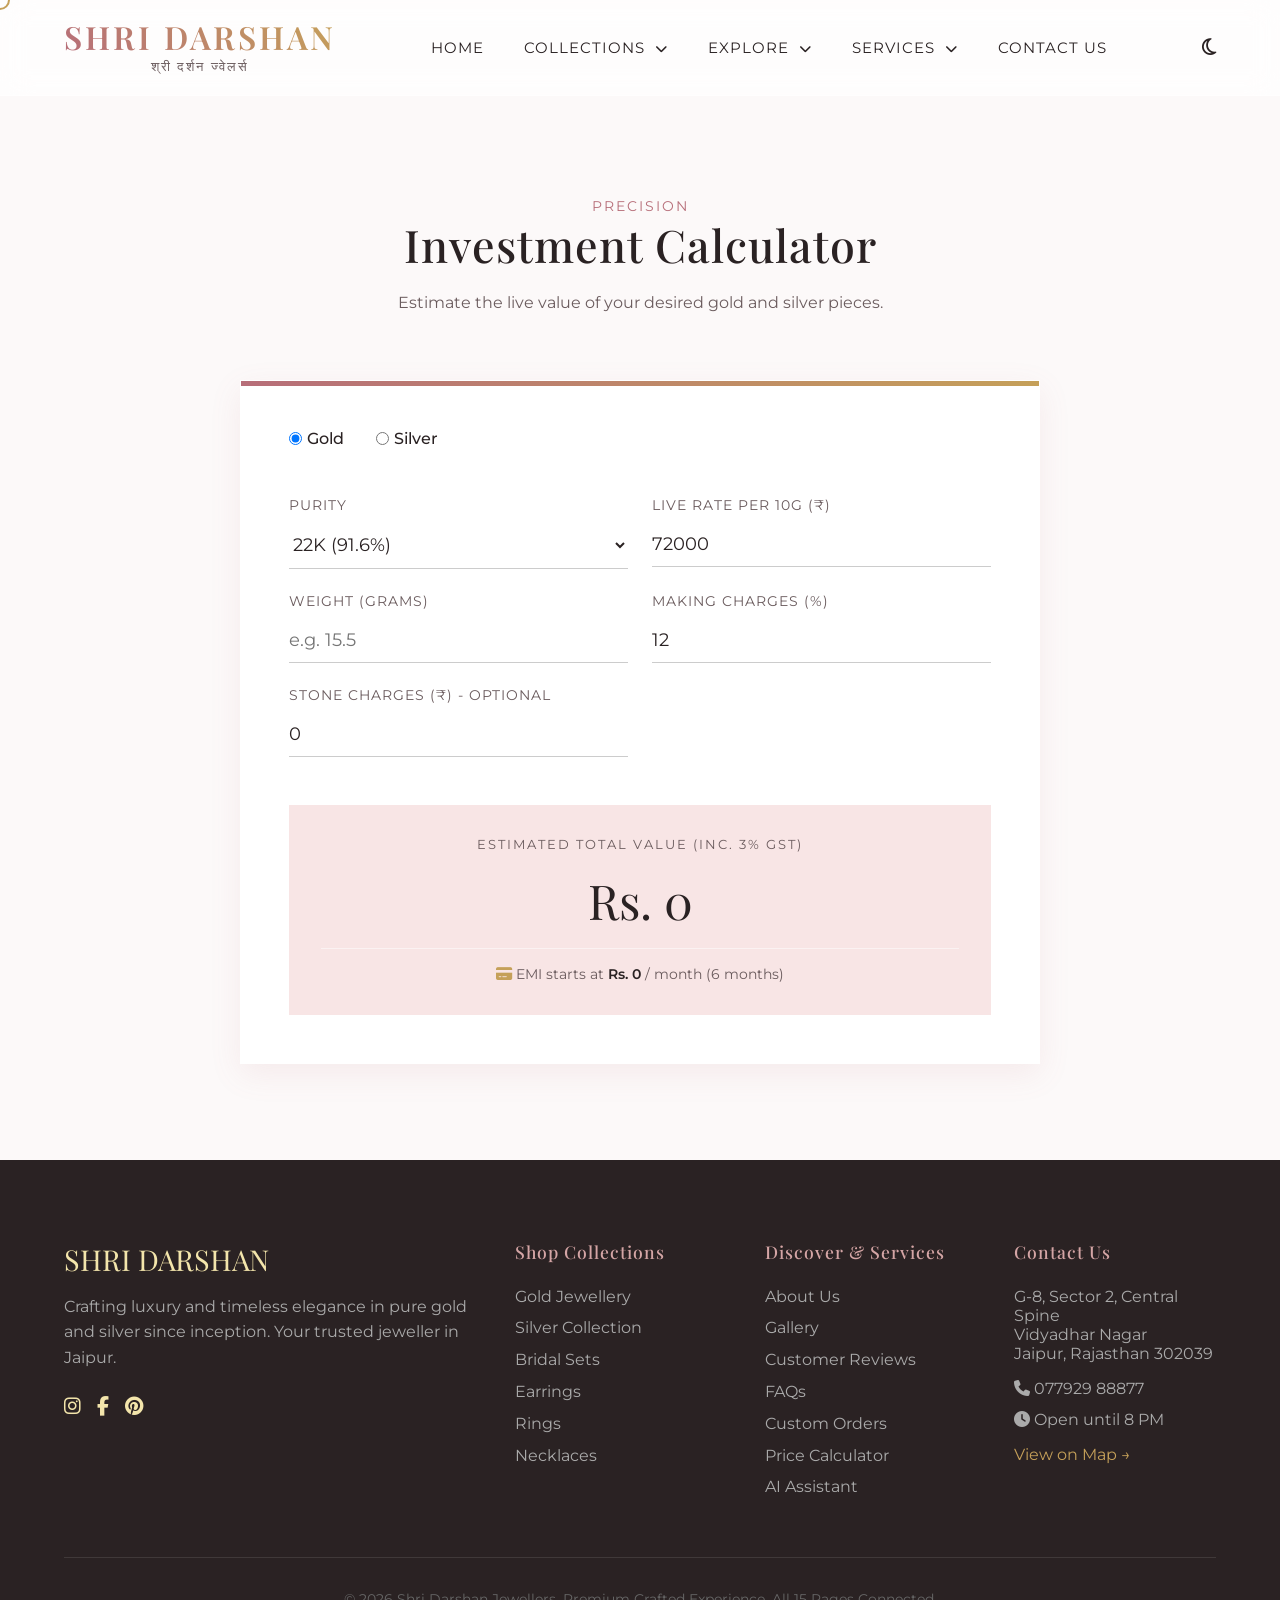
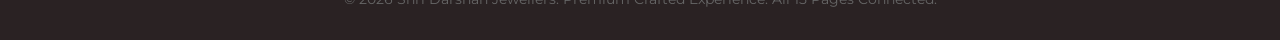
<file: calculator.html>
<!DOCTYPE html>
<html lang="en">
<head>
    <meta charset="UTF-8">
    <meta name="viewport" content="width=device-width, initial-scale=1.0">
    <title>Premium Calculator | Shri Darshan Jewellers</title>
    <link rel="stylesheet" href="styles.css?v=hamburger3">
    <link rel="stylesheet" href="https://cdnjs.cloudflare.com/ajax/libs/font-awesome/6.4.0/css/all.min.css">
</head>
<body data-theme="light">

    <!-- Custom Cursor -->
    <div class="custom-cursor" id="customCursor"></div>

    <!-- Header / Navbar -->
        <header id="header">
        <nav class="navbar">
                                    <div class="logo-container">
                <a href="index.html" style="text-decoration: none; text-align: center; display: block;">
                    <div class="logo-en" style="line-height: 1.1;">Shri Darshan</div>
                    <div class="logo-hi" style="font-size: 0.8rem; letter-spacing: 2px; color: var(--text-muted); font-family: 'Noto Sans Devanagari', sans-serif; margin-top: 5px;">श्री दर्शन ज्वेलर्स</div>
                </a>
            </div>
                        <button class="menu-toggle" type="button" onclick="toggleMobileMenu(event)" aria-label="Open navigation menu" aria-expanded="false">
                <span></span>
                <span></span>
                <span></span>
            </button>
<ul class="nav-links">
                <li><a href="index.html">Home</a></li>
                <li class="dropdown">
                    <a href="#" onclick="toggleMobileSubmenu(event)">Collections <i class="fas fa-chevron-down" style="font-size: 0.8em; margin-left: 5px;"></i></a>
                    <div class="dropdown-content">
                        <a href="gold.html">Gold Jewellery</a>
                        <a href="silver.html">Silver Artifacts</a>
                        <a href="bridal.html">Bridal Edit</a>
                        <a href="earrings.html">Earrings</a>
                        <a href="rings.html">Rings</a>
                        <a href="necklace.html">Necklaces</a>
                    </div>
                </li>
                <li class="dropdown">
                    <a href="#" onclick="toggleMobileSubmenu(event)">Explore <i class="fas fa-chevron-down" style="font-size: 0.8em; margin-left: 5px;"></i></a>
                    <div class="dropdown-content">
                        <a href="about.html">About Us</a>
                        <a href="gallery.html">Gallery</a>
                        <a href="reviews.html">Customer Reviews</a>
                        <a href="faq.html">FAQs</a>
                    </div>
                </li>
                <li class="dropdown">
                    <a href="#" onclick="toggleMobileSubmenu(event)">Services <i class="fas fa-chevron-down" style="font-size: 0.8em; margin-left: 5px;"></i></a>
                    <div class="dropdown-content">
                        <a href="custom-order.html">Custom Orders</a>
                        <a href="calculator.html">Price Calculator</a>
                        <a href="ai-assistant.html">AI Assistant</a>
                    </div>
                </li>
                <li><a href="contact.html">Contact Us</a></li>
            </ul>
            <div class="nav-icons">
                <i class="far fa-moon" id="themeToggle" title="Dark Mode" style="cursor: pointer;"></i>
            </div>
        </nav>
    </header>

    <div style="height: 100px;"></div> <!-- Spacer -->

    <section class="reveal">
        <div class="section-header">
            <span class="section-subtitle">Precision</span>
            <h1 class="section-title">Investment Calculator</h1>
            <p style="color: var(--text-muted);">Estimate the live value of your desired gold and silver pieces.</p>
        </div>

        <div class="calc-container">
            <div style="display: flex; gap: 1rem; margin-bottom: 2rem; border-bottom: 1px solid var(--glass-border); padding-bottom: 1rem;">
                <label style="cursor: pointer; display: flex; align-items: center; gap: 5px;">
                    <input type="radio" name="metalType" value="gold" checked onchange="toggleMetalType()"> 
                    <span style="font-weight: 500;">Gold</span>
                </label>
                <label style="cursor: pointer; display: flex; align-items: center; gap: 5px; margin-left: 1rem;">
                    <input type="radio" name="metalType" value="silver" onchange="toggleMetalType()"> 
                    <span style="font-weight: 500;">Silver</span>
                </label>
            </div>

            <form id="advCalcForm" class="form-grid">
                <div class="form-group" id="purityGroup">
                    <label>Purity</label>
                    <select id="calcPurity" class="premium-input" onchange="liveCalculate()">
                        <option value="24">24K (99.9%)</option>
                        <option value="22" selected>22K (91.6%)</option>
                        <option value="18">18K (75.0%)</option>
                    </select>
                </div>
                
                <div class="form-group">
                    <label id="rateLabel">Live Rate per 10g (₹)</label>
                    <input type="number" id="calcRate" class="premium-input" value="72000" oninput="liveCalculate()">
                </div>
                
                <div class="form-group">
                    <label>Weight (Grams)</label>
                    <input type="number" id="calcWeight" class="premium-input" placeholder="e.g. 15.5" step="0.01" oninput="liveCalculate()">
                </div>
                
                <div class="form-group">
                    <label>Making Charges (%)</label>
                    <input type="number" id="calcMaking" class="premium-input" value="12" step="0.1" oninput="liveCalculate()">
                </div>

                <div class="form-group">
                    <label>Stone Charges (₹) - Optional</label>
                    <input type="number" id="calcStone" class="premium-input" value="0" oninput="liveCalculate()">
                </div>
            </form>

            <div class="calc-result-area">
                <p style="color: var(--text-muted); text-transform: uppercase; letter-spacing: 2px; font-size: 0.8rem;">Estimated Total Value (Inc. 3% GST)</p>
                <div class="calc-total" id="calcTotal">₹ 0</div>
                
                <div style="margin-top: 1rem; border-top: 1px solid var(--glass-border); padding-top: 1rem;">
                    <p style="color: var(--text-muted); font-size: 0.9rem;"><i class="fas fa-credit-card" style="color: var(--accent-gold);"></i> EMI starts at <span id="calcEmi" style="font-weight: 600; color: var(--text-main);">₹ 0</span> / month (6 months)</p>
                </div>
            </div>
        </div>
    </section>

    <!-- Footer Mock -->
        <footer>
        <div class="footer-grid">
            <div class="footer-brand">
                <div class="footer-logo">SHRI DARSHAN</div>
                <p style="color: #aaa; margin-bottom: 1.5rem; line-height: 1.6;">Crafting luxury and timeless elegance in pure gold and silver since inception. Your trusted jeweller in Jaipur.</p>
                <div class="social-icons" style="display: flex; gap: 1rem; font-size: 1.2rem;">
                    <a href="#" style="color: var(--champagne-gold);"><i class="fab fa-instagram"></i></a>
                    <a href="#" style="color: var(--champagne-gold);"><i class="fab fa-facebook-f"></i></a>
                    <a href="#" style="color: var(--champagne-gold);"><i class="fab fa-pinterest"></i></a>
                </div>
            </div>
            <div class="footer-links">
                <h4 style="color: var(--rose-gold-light); margin-bottom: 1.5rem; font-size: 1.1rem;">Shop Collections</h4>
                <ul>
                    <li><a href="gold.html">Gold Jewellery</a></li>
                    <li><a href="silver.html">Silver Collection</a></li>
                    <li><a href="bridal.html">Bridal Sets</a></li>
                    <li><a href="earrings.html">Earrings</a></li>
                    <li><a href="rings.html">Rings</a></li>
                    <li><a href="necklace.html">Necklaces</a></li>
                </ul>
            </div>
            <div class="footer-links">
                <h4 style="color: var(--rose-gold-light); margin-bottom: 1.5rem; font-size: 1.1rem;">Discover & Services</h4>
                <ul>
                    <li><a href="about.html">About Us</a></li>
                    <li><a href="gallery.html">Gallery</a></li>
                    <li><a href="reviews.html">Customer Reviews</a></li>
                    <li><a href="faq.html">FAQs</a></li>
                    <li><a href="custom-order.html">Custom Orders</a></li>
                    <li><a href="calculator.html">Price Calculator</a></li>
                    <li><a href="ai-assistant.html">AI Assistant</a></li>
                </ul>
            </div>
            <div class="footer-links">
                <h4 style="color: var(--rose-gold-light); margin-bottom: 1.5rem; font-size: 1.1rem;">Contact Us</h4>
                <ul>
                    <li style="color: #aaa;">G-8, Sector 2, Central Spine<br>Vidyadhar Nagar<br>Jaipur, Rajasthan 302039</li>
                    <li style="color: #aaa; margin-top: 1rem;"><i class="fas fa-phone"></i> 077929 88877</li>
                    <li style="color: #aaa;"><i class="fas fa-clock"></i> Open until 8 PM</li>
                    <li style="margin-top: 1rem;"><a href="contact.html" style="color: var(--accent-gold);">View on Map &rarr;</a></li>
                </ul>
            </div>
        </div>
        <div style="text-align: center; color: #666; border-top: 1px solid rgba(255,255,255,0.1); padding-top: 2rem; font-size: 0.9rem;">
            &copy; 2026 Shri Darshan Jewellers. Premium Crafted Experience. All 15 Pages Connected.
        </div>
    </footer>

    <script src="script.js?v=hamburger5"></script>
</body>
</html>
</file>
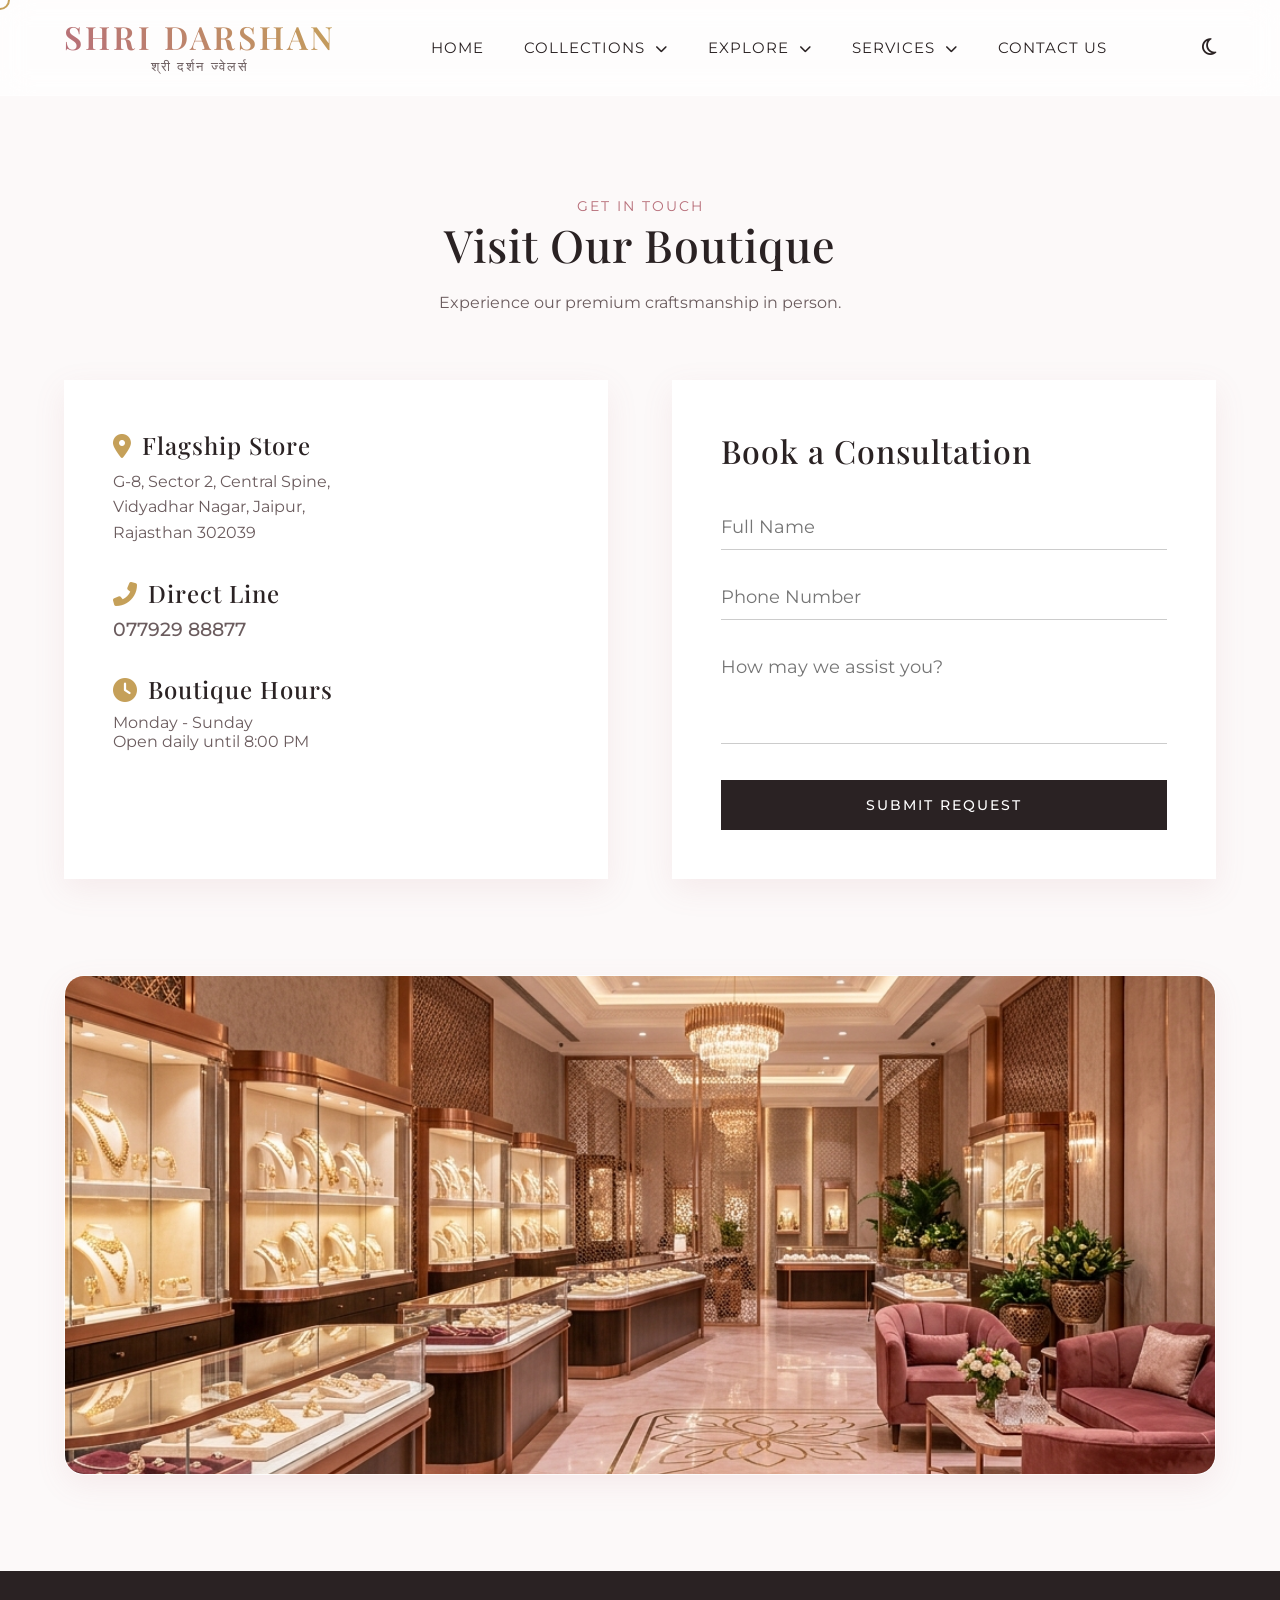
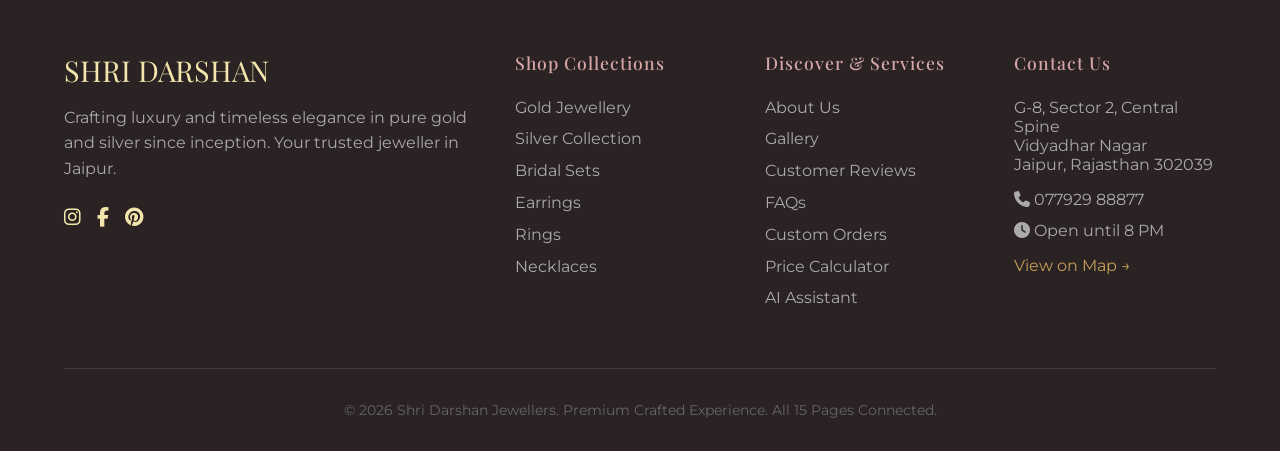
<file: contact.html>
<!DOCTYPE html>
<html lang="en">
<head>
    <meta charset="UTF-8">
    <meta name="viewport" content="width=device-width, initial-scale=1.0">
    <title>Contact Us | Shri Darshan Jewellers</title>
    <link rel="stylesheet" href="styles.css?v=hamburger3">
    <link rel="stylesheet" href="https://cdnjs.cloudflare.com/ajax/libs/font-awesome/6.4.0/css/all.min.css">
</head>
<body data-theme="light">

    <!-- Custom Cursor -->
    <div class="custom-cursor" id="customCursor"></div>

    <!-- Header / Navbar -->
        <header id="header">
        <nav class="navbar">
                                    <div class="logo-container">
                <a href="index.html" style="text-decoration: none; text-align: center; display: block;">
                    <div class="logo-en" style="line-height: 1.1;">Shri Darshan</div>
                    <div class="logo-hi" style="font-size: 0.8rem; letter-spacing: 2px; color: var(--text-muted); font-family: 'Noto Sans Devanagari', sans-serif; margin-top: 5px;">श्री दर्शन ज्वेलर्स</div>
                </a>
            </div>
                        <button class="menu-toggle" type="button" onclick="toggleMobileMenu(event)" aria-label="Open navigation menu" aria-expanded="false">
                <span></span>
                <span></span>
                <span></span>
            </button>
<ul class="nav-links">
                <li><a href="index.html">Home</a></li>
                <li class="dropdown">
                    <a href="#" onclick="toggleMobileSubmenu(event)">Collections <i class="fas fa-chevron-down" style="font-size: 0.8em; margin-left: 5px;"></i></a>
                    <div class="dropdown-content">
                        <a href="gold.html">Gold Jewellery</a>
                        <a href="silver.html">Silver Artifacts</a>
                        <a href="bridal.html">Bridal Edit</a>
                        <a href="earrings.html">Earrings</a>
                        <a href="rings.html">Rings</a>
                        <a href="necklace.html">Necklaces</a>
                    </div>
                </li>
                <li class="dropdown">
                    <a href="#" onclick="toggleMobileSubmenu(event)">Explore <i class="fas fa-chevron-down" style="font-size: 0.8em; margin-left: 5px;"></i></a>
                    <div class="dropdown-content">
                        <a href="about.html">About Us</a>
                        <a href="gallery.html">Gallery</a>
                        <a href="reviews.html">Customer Reviews</a>
                        <a href="faq.html">FAQs</a>
                    </div>
                </li>
                <li class="dropdown">
                    <a href="#" onclick="toggleMobileSubmenu(event)">Services <i class="fas fa-chevron-down" style="font-size: 0.8em; margin-left: 5px;"></i></a>
                    <div class="dropdown-content">
                        <a href="custom-order.html">Custom Orders</a>
                        <a href="calculator.html">Price Calculator</a>
                        <a href="ai-assistant.html">AI Assistant</a>
                    </div>
                </li>
                <li><a href="contact.html">Contact Us</a></li>
            </ul>
            <div class="nav-icons">
                <i class="far fa-moon" id="themeToggle" title="Dark Mode" style="cursor: pointer;"></i>
            </div>
        </nav>
    </header>

    <div style="height: 100px;"></div> <!-- Spacer -->

    <section class="reveal">
        <div class="section-header">
            <span class="section-subtitle">Get in Touch</span>
            <h1 class="section-title">Visit Our Boutique</h1>
            <p style="color: var(--text-muted);">Experience our premium craftsmanship in person.</p>
        </div>

        <div style="display: grid; grid-template-columns: 1fr 1fr; gap: 4rem; max-width: 1200px; margin: 0 auto;">
            <!-- Info Side -->
            <div style="background: var(--surface-color); padding: 3rem; border: 1px solid var(--glass-border); box-shadow: var(--shadow-soft);">
                <div style="margin-bottom: 2rem;">
                    <h3 style="color: var(--text-main); font-size: 1.5rem; margin-bottom: 0.5rem;"><i class="fas fa-map-marker-alt" style="color: var(--accent-gold); margin-right: 10px;"></i>Flagship Store</h3>
                    <p style="color: var(--text-muted); line-height: 1.6;">G-8, Sector 2, Central Spine,<br>Vidyadhar Nagar, Jaipur,<br>Rajasthan 302039</p>
                </div>
                
                <div style="margin-bottom: 2rem;">
                    <h3 style="color: var(--text-main); font-size: 1.5rem; margin-bottom: 0.5rem;"><i class="fas fa-phone-alt" style="color: var(--accent-gold); margin-right: 10px;"></i>Direct Line</h3>
                    <p style="color: var(--text-muted); font-size: 1.2rem; font-weight: 500;">077929 88877</p>
                </div>

                <div>
                    <h3 style="color: var(--text-main); font-size: 1.5rem; margin-bottom: 0.5rem;"><i class="fas fa-clock" style="color: var(--accent-gold); margin-right: 10px;"></i>Boutique Hours</h3>
                    <p style="color: var(--text-muted);">Monday - Sunday<br>Open daily until 8:00 PM</p>
                </div>
            </div>

            <!-- Form Side -->
            <div style="background: var(--surface-color); padding: 3rem; border: 1px solid var(--glass-border); box-shadow: var(--shadow-soft);">
                <h3 style="font-family: var(--font-heading); font-size: 2rem; margin-bottom: 2rem;">Book a Consultation</h3>
                <form action="#" method="POST" onsubmit="alert('Thank you. A concierge will contact you shortly.'); return false;">
                    <div style="margin-bottom: 1.5rem;">
                        <input type="text" placeholder="Full Name" required class="premium-input">
                    </div>
                    <div style="margin-bottom: 1.5rem;">
                        <input type="tel" placeholder="Phone Number" required class="premium-input">
                    </div>
                    <div style="margin-bottom: 2rem;">
                        <textarea placeholder="How may we assist you?" required class="premium-input" style="height: 100px; resize: none;"></textarea>
                    </div>
                    <button type="submit" class="btn btn-primary" style="width: 100%;">Submit Request</button>
                </form>
            </div>
        </div>
    </section>

    <!-- Store Interior -->
    <section class="reveal" style="padding-top: 0;">
        <div style="width: 100%; height: 500px; border-radius: 20px; overflow: hidden; border: 1px solid var(--glass-border); box-shadow: var(--shadow-soft);">
            <img src="images/store-premium.png" alt="Luxury Store Interior" style="width: 100%; height: 100%; object-fit: cover;">
        </div>
    </section>

    <!-- Footer Mock -->
        <footer>
        <div class="footer-grid">
            <div class="footer-brand">
                <div class="footer-logo">SHRI DARSHAN</div>
                <p style="color: #aaa; margin-bottom: 1.5rem; line-height: 1.6;">Crafting luxury and timeless elegance in pure gold and silver since inception. Your trusted jeweller in Jaipur.</p>
                <div class="social-icons" style="display: flex; gap: 1rem; font-size: 1.2rem;">
                    <a href="#" style="color: var(--champagne-gold);"><i class="fab fa-instagram"></i></a>
                    <a href="#" style="color: var(--champagne-gold);"><i class="fab fa-facebook-f"></i></a>
                    <a href="#" style="color: var(--champagne-gold);"><i class="fab fa-pinterest"></i></a>
                </div>
            </div>
            <div class="footer-links">
                <h4 style="color: var(--rose-gold-light); margin-bottom: 1.5rem; font-size: 1.1rem;">Shop Collections</h4>
                <ul>
                    <li><a href="gold.html">Gold Jewellery</a></li>
                    <li><a href="silver.html">Silver Collection</a></li>
                    <li><a href="bridal.html">Bridal Sets</a></li>
                    <li><a href="earrings.html">Earrings</a></li>
                    <li><a href="rings.html">Rings</a></li>
                    <li><a href="necklace.html">Necklaces</a></li>
                </ul>
            </div>
            <div class="footer-links">
                <h4 style="color: var(--rose-gold-light); margin-bottom: 1.5rem; font-size: 1.1rem;">Discover & Services</h4>
                <ul>
                    <li><a href="about.html">About Us</a></li>
                    <li><a href="gallery.html">Gallery</a></li>
                    <li><a href="reviews.html">Customer Reviews</a></li>
                    <li><a href="faq.html">FAQs</a></li>
                    <li><a href="custom-order.html">Custom Orders</a></li>
                    <li><a href="calculator.html">Price Calculator</a></li>
                    <li><a href="ai-assistant.html">AI Assistant</a></li>
                </ul>
            </div>
            <div class="footer-links">
                <h4 style="color: var(--rose-gold-light); margin-bottom: 1.5rem; font-size: 1.1rem;">Contact Us</h4>
                <ul>
                    <li style="color: #aaa;">G-8, Sector 2, Central Spine<br>Vidyadhar Nagar<br>Jaipur, Rajasthan 302039</li>
                    <li style="color: #aaa; margin-top: 1rem;"><i class="fas fa-phone"></i> 077929 88877</li>
                    <li style="color: #aaa;"><i class="fas fa-clock"></i> Open until 8 PM</li>
                    <li style="margin-top: 1rem;"><a href="contact.html" style="color: var(--accent-gold);">View on Map &rarr;</a></li>
                </ul>
            </div>
        </div>
        <div style="text-align: center; color: #666; border-top: 1px solid rgba(255,255,255,0.1); padding-top: 2rem; font-size: 0.9rem;">
            &copy; 2026 Shri Darshan Jewellers. Premium Crafted Experience. All 15 Pages Connected.
        </div>
    </footer>

    <script src="script.js?v=hamburger5"></script>
</body>
</html>
</file>
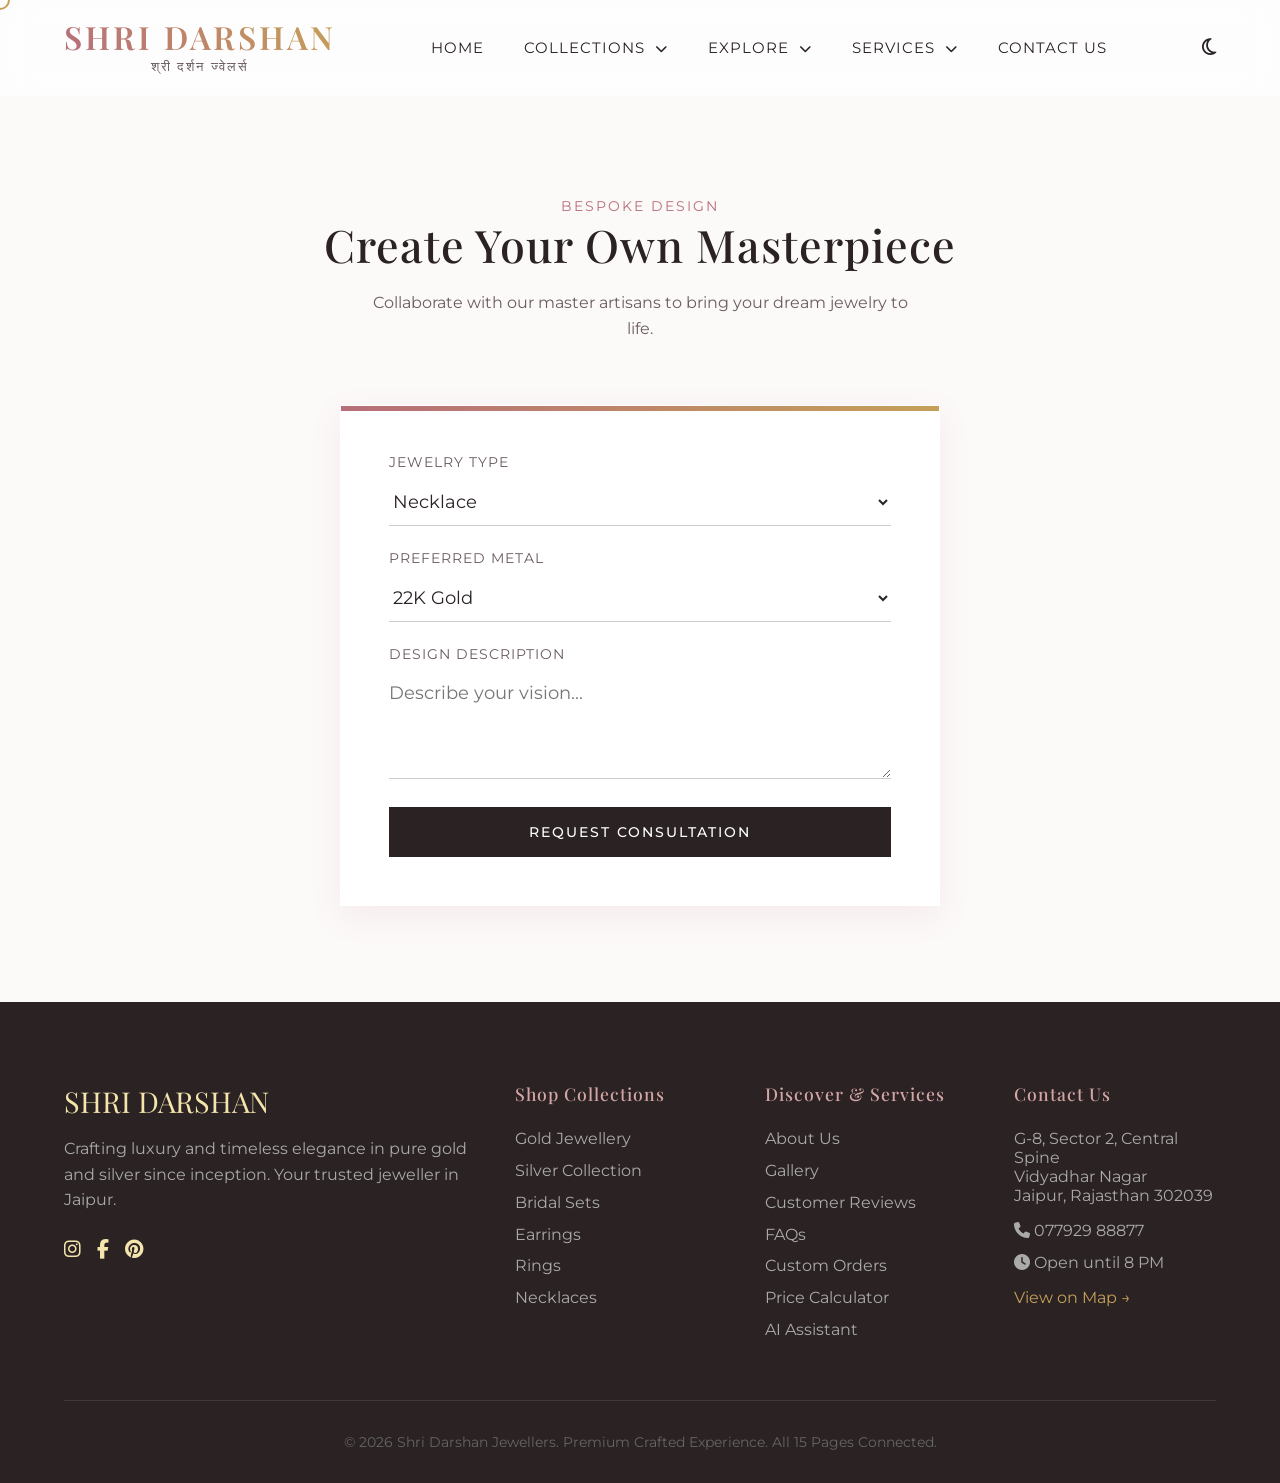
<file: custom-order.html>
<!DOCTYPE html>
<html lang="en">
<head>
    <meta charset="UTF-8">
    <meta name="viewport" content="width=device-width, initial-scale=1.0">
    <title>Custom Order | Shri Darshan Jewellers</title>
    <link rel="stylesheet" href="styles.css?v=hamburger3">
    <link rel="stylesheet" href="https://cdnjs.cloudflare.com/ajax/libs/font-awesome/6.4.0/css/all.min.css">
</head>
<body data-theme="light">
    <div class="custom-cursor" id="customCursor"></div>
        <header id="header">
        <nav class="navbar">
                                    <div class="logo-container">
                <a href="index.html" style="text-decoration: none; text-align: center; display: block;">
                    <div class="logo-en" style="line-height: 1.1;">Shri Darshan</div>
                    <div class="logo-hi" style="font-size: 0.8rem; letter-spacing: 2px; color: var(--text-muted); font-family: 'Noto Sans Devanagari', sans-serif; margin-top: 5px;">श्री दर्शन ज्वेलर्स</div>
                </a>
            </div>
                        <button class="menu-toggle" type="button" onclick="toggleMobileMenu(event)" aria-label="Open navigation menu" aria-expanded="false">
                <span></span>
                <span></span>
                <span></span>
            </button>
<ul class="nav-links">
                <li><a href="index.html">Home</a></li>
                <li class="dropdown">
                    <a href="#" onclick="toggleMobileSubmenu(event)">Collections <i class="fas fa-chevron-down" style="font-size: 0.8em; margin-left: 5px;"></i></a>
                    <div class="dropdown-content">
                        <a href="gold.html">Gold Jewellery</a>
                        <a href="silver.html">Silver Artifacts</a>
                        <a href="bridal.html">Bridal Edit</a>
                        <a href="earrings.html">Earrings</a>
                        <a href="rings.html">Rings</a>
                        <a href="necklace.html">Necklaces</a>
                    </div>
                </li>
                <li class="dropdown">
                    <a href="#" onclick="toggleMobileSubmenu(event)">Explore <i class="fas fa-chevron-down" style="font-size: 0.8em; margin-left: 5px;"></i></a>
                    <div class="dropdown-content">
                        <a href="about.html">About Us</a>
                        <a href="gallery.html">Gallery</a>
                        <a href="reviews.html">Customer Reviews</a>
                        <a href="faq.html">FAQs</a>
                    </div>
                </li>
                <li class="dropdown">
                    <a href="#" onclick="toggleMobileSubmenu(event)">Services <i class="fas fa-chevron-down" style="font-size: 0.8em; margin-left: 5px;"></i></a>
                    <div class="dropdown-content">
                        <a href="custom-order.html">Custom Orders</a>
                        <a href="calculator.html">Price Calculator</a>
                        <a href="ai-assistant.html">AI Assistant</a>
                    </div>
                </li>
                <li><a href="contact.html">Contact Us</a></li>
            </ul>
            <div class="nav-icons">
                <i class="far fa-moon" id="themeToggle" title="Dark Mode" style="cursor: pointer;"></i>
            </div>
        </nav>
    </header>

    <div style="height: 100px;"></div>
    <section class="reveal">
        <div class="section-header">
            <span class="section-subtitle">Bespoke Design</span>
            <h1 class="section-title">Create Your Own Masterpiece</h1>
            <p style="color: var(--text-muted);">Collaborate with our master artisans to bring your dream jewelry to life.</p>
        </div>
        
        <div class="calc-container" style="max-width: 600px;">
            <form onsubmit="alert('Custom order request submitted successfully.'); return false;">
                <div class="form-group" style="margin-bottom: 1.5rem;">
                    <label>Jewelry Type</label>
                    <select class="premium-input">
                        <option>Necklace</option>
                        <option>Ring</option>
                        <option>Earrings</option>
                        <option>Bridal Set</option>
                        <option>Other</option>
                    </select>
                </div>
                <div class="form-group" style="margin-bottom: 1.5rem;">
                    <label>Preferred Metal</label>
                    <select class="premium-input">
                        <option>22K Gold</option>
                        <option>18K Rose Gold</option>
                        <option>Platinum</option>
                        <option>925 Silver</option>
                    </select>
                </div>
                <div class="form-group" style="margin-bottom: 1.5rem;">
                    <label>Design Description</label>
                    <textarea class="premium-input" rows="4" placeholder="Describe your vision..."></textarea>
                </div>
                <button type="submit" class="btn btn-primary" style="width: 100%;">Request Consultation</button>
            </form>
        </div>
    </section>
        <footer>
        <div class="footer-grid">
            <div class="footer-brand">
                <div class="footer-logo">SHRI DARSHAN</div>
                <p style="color: #aaa; margin-bottom: 1.5rem; line-height: 1.6;">Crafting luxury and timeless elegance in pure gold and silver since inception. Your trusted jeweller in Jaipur.</p>
                <div class="social-icons" style="display: flex; gap: 1rem; font-size: 1.2rem;">
                    <a href="#" style="color: var(--champagne-gold);"><i class="fab fa-instagram"></i></a>
                    <a href="#" style="color: var(--champagne-gold);"><i class="fab fa-facebook-f"></i></a>
                    <a href="#" style="color: var(--champagne-gold);"><i class="fab fa-pinterest"></i></a>
                </div>
            </div>
            <div class="footer-links">
                <h4 style="color: var(--rose-gold-light); margin-bottom: 1.5rem; font-size: 1.1rem;">Shop Collections</h4>
                <ul>
                    <li><a href="gold.html">Gold Jewellery</a></li>
                    <li><a href="silver.html">Silver Collection</a></li>
                    <li><a href="bridal.html">Bridal Sets</a></li>
                    <li><a href="earrings.html">Earrings</a></li>
                    <li><a href="rings.html">Rings</a></li>
                    <li><a href="necklace.html">Necklaces</a></li>
                </ul>
            </div>
            <div class="footer-links">
                <h4 style="color: var(--rose-gold-light); margin-bottom: 1.5rem; font-size: 1.1rem;">Discover & Services</h4>
                <ul>
                    <li><a href="about.html">About Us</a></li>
                    <li><a href="gallery.html">Gallery</a></li>
                    <li><a href="reviews.html">Customer Reviews</a></li>
                    <li><a href="faq.html">FAQs</a></li>
                    <li><a href="custom-order.html">Custom Orders</a></li>
                    <li><a href="calculator.html">Price Calculator</a></li>
                    <li><a href="ai-assistant.html">AI Assistant</a></li>
                </ul>
            </div>
            <div class="footer-links">
                <h4 style="color: var(--rose-gold-light); margin-bottom: 1.5rem; font-size: 1.1rem;">Contact Us</h4>
                <ul>
                    <li style="color: #aaa;">G-8, Sector 2, Central Spine<br>Vidyadhar Nagar<br>Jaipur, Rajasthan 302039</li>
                    <li style="color: #aaa; margin-top: 1rem;"><i class="fas fa-phone"></i> 077929 88877</li>
                    <li style="color: #aaa;"><i class="fas fa-clock"></i> Open until 8 PM</li>
                    <li style="margin-top: 1rem;"><a href="contact.html" style="color: var(--accent-gold);">View on Map &rarr;</a></li>
                </ul>
            </div>
        </div>
        <div style="text-align: center; color: #666; border-top: 1px solid rgba(255,255,255,0.1); padding-top: 2rem; font-size: 0.9rem;">
            &copy; 2026 Shri Darshan Jewellers. Premium Crafted Experience. All 15 Pages Connected.
        </div>
    </footer>
    <script src="script.js?v=hamburger5"></script>
</body>
</html>
</file>
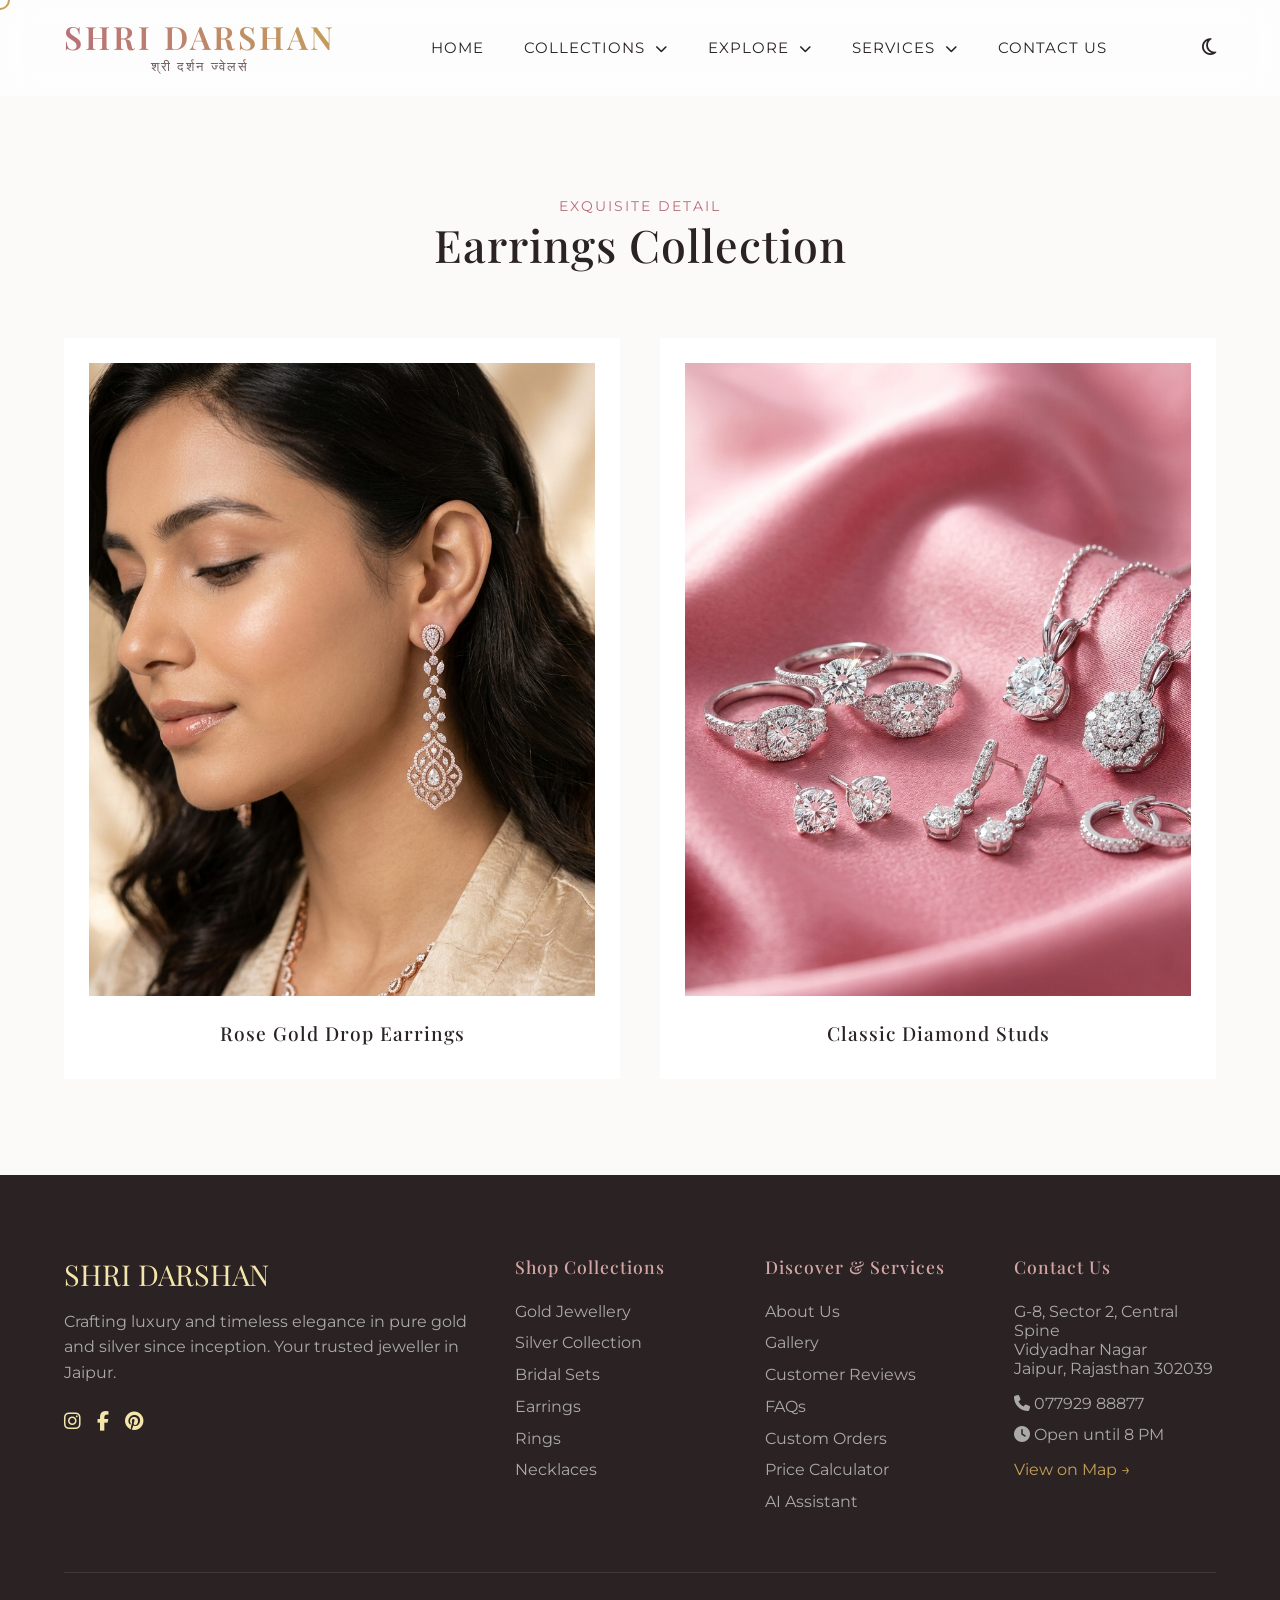
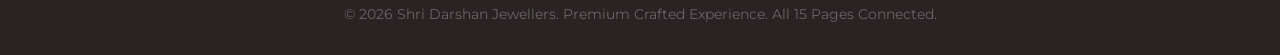
<file: earrings.html>
<!DOCTYPE html>
<html lang="en">
<head>
    <meta charset="UTF-8">
    <meta name="viewport" content="width=device-width, initial-scale=1.0">
    <title>Earrings Collection | Shri Darshan Jewellers</title>
    <link rel="stylesheet" href="styles.css?v=hamburger3">
    <link rel="stylesheet" href="https://cdnjs.cloudflare.com/ajax/libs/font-awesome/6.4.0/css/all.min.css">
</head>
<body data-theme="light">
    <div class="custom-cursor" id="customCursor"></div>
        <header id="header">
        <nav class="navbar">
                                    <div class="logo-container">
                <a href="index.html" style="text-decoration: none; text-align: center; display: block;">
                    <div class="logo-en" style="line-height: 1.1;">Shri Darshan</div>
                    <div class="logo-hi" style="font-size: 0.8rem; letter-spacing: 2px; color: var(--text-muted); font-family: 'Noto Sans Devanagari', sans-serif; margin-top: 5px;">श्री दर्शन ज्वेलर्स</div>
                </a>
            </div>
                        <button class="menu-toggle" type="button" onclick="toggleMobileMenu(event)" aria-label="Open navigation menu" aria-expanded="false">
                <span></span>
                <span></span>
                <span></span>
            </button>
<ul class="nav-links">
                <li><a href="index.html">Home</a></li>
                <li class="dropdown">
                    <a href="#" onclick="toggleMobileSubmenu(event)">Collections <i class="fas fa-chevron-down" style="font-size: 0.8em; margin-left: 5px;"></i></a>
                    <div class="dropdown-content">
                        <a href="gold.html">Gold Jewellery</a>
                        <a href="silver.html">Silver Artifacts</a>
                        <a href="bridal.html">Bridal Edit</a>
                        <a href="earrings.html">Earrings</a>
                        <a href="rings.html">Rings</a>
                        <a href="necklace.html">Necklaces</a>
                    </div>
                </li>
                <li class="dropdown">
                    <a href="#" onclick="toggleMobileSubmenu(event)">Explore <i class="fas fa-chevron-down" style="font-size: 0.8em; margin-left: 5px;"></i></a>
                    <div class="dropdown-content">
                        <a href="about.html">About Us</a>
                        <a href="gallery.html">Gallery</a>
                        <a href="reviews.html">Customer Reviews</a>
                        <a href="faq.html">FAQs</a>
                    </div>
                </li>
                <li class="dropdown">
                    <a href="#" onclick="toggleMobileSubmenu(event)">Services <i class="fas fa-chevron-down" style="font-size: 0.8em; margin-left: 5px;"></i></a>
                    <div class="dropdown-content">
                        <a href="custom-order.html">Custom Orders</a>
                        <a href="calculator.html">Price Calculator</a>
                        <a href="ai-assistant.html">AI Assistant</a>
                    </div>
                </li>
                <li><a href="contact.html">Contact Us</a></li>
            </ul>
            <div class="nav-icons">
                <i class="far fa-moon" id="themeToggle" title="Dark Mode" style="cursor: pointer;"></i>
            </div>
        </nav>
    </header>

    <div style="height: 100px;"></div>
    <section class="reveal">
        <div class="section-header">
            <span class="section-subtitle">Exquisite Detail</span>
            <h1 class="section-title">Earrings Collection</h1>
        </div>
        <div class="product-grid">
            <div class="product-card">
                <div class="product-image-wrap">
                    <img src="images/earrings-model.png" alt="Diamond Drop Earrings" class="product-image">
                </div>
                <div class="product-info">
                    <h3 class="product-title">Rose Gold Drop Earrings</h3>
                </div>
            </div>
            <!-- Reusing diamond collection image for earrings context -->
            <div class="product-card">
                <div class="product-image-wrap">
                    <img src="images/diamond-collection.png" alt="Diamond Studs" class="product-image">
                </div>
                <div class="product-info">
                    <h3 class="product-title">Classic Diamond Studs</h3>
                </div>
            </div>
        </div>
    </section>
        <footer>
        <div class="footer-grid">
            <div class="footer-brand">
                <div class="footer-logo">SHRI DARSHAN</div>
                <p style="color: #aaa; margin-bottom: 1.5rem; line-height: 1.6;">Crafting luxury and timeless elegance in pure gold and silver since inception. Your trusted jeweller in Jaipur.</p>
                <div class="social-icons" style="display: flex; gap: 1rem; font-size: 1.2rem;">
                    <a href="#" style="color: var(--champagne-gold);"><i class="fab fa-instagram"></i></a>
                    <a href="#" style="color: var(--champagne-gold);"><i class="fab fa-facebook-f"></i></a>
                    <a href="#" style="color: var(--champagne-gold);"><i class="fab fa-pinterest"></i></a>
                </div>
            </div>
            <div class="footer-links">
                <h4 style="color: var(--rose-gold-light); margin-bottom: 1.5rem; font-size: 1.1rem;">Shop Collections</h4>
                <ul>
                    <li><a href="gold.html">Gold Jewellery</a></li>
                    <li><a href="silver.html">Silver Collection</a></li>
                    <li><a href="bridal.html">Bridal Sets</a></li>
                    <li><a href="earrings.html">Earrings</a></li>
                    <li><a href="rings.html">Rings</a></li>
                    <li><a href="necklace.html">Necklaces</a></li>
                </ul>
            </div>
            <div class="footer-links">
                <h4 style="color: var(--rose-gold-light); margin-bottom: 1.5rem; font-size: 1.1rem;">Discover & Services</h4>
                <ul>
                    <li><a href="about.html">About Us</a></li>
                    <li><a href="gallery.html">Gallery</a></li>
                    <li><a href="reviews.html">Customer Reviews</a></li>
                    <li><a href="faq.html">FAQs</a></li>
                    <li><a href="custom-order.html">Custom Orders</a></li>
                    <li><a href="calculator.html">Price Calculator</a></li>
                    <li><a href="ai-assistant.html">AI Assistant</a></li>
                </ul>
            </div>
            <div class="footer-links">
                <h4 style="color: var(--rose-gold-light); margin-bottom: 1.5rem; font-size: 1.1rem;">Contact Us</h4>
                <ul>
                    <li style="color: #aaa;">G-8, Sector 2, Central Spine<br>Vidyadhar Nagar<br>Jaipur, Rajasthan 302039</li>
                    <li style="color: #aaa; margin-top: 1rem;"><i class="fas fa-phone"></i> 077929 88877</li>
                    <li style="color: #aaa;"><i class="fas fa-clock"></i> Open until 8 PM</li>
                    <li style="margin-top: 1rem;"><a href="contact.html" style="color: var(--accent-gold);">View on Map &rarr;</a></li>
                </ul>
            </div>
        </div>
        <div style="text-align: center; color: #666; border-top: 1px solid rgba(255,255,255,0.1); padding-top: 2rem; font-size: 0.9rem;">
            &copy; 2026 Shri Darshan Jewellers. Premium Crafted Experience. All 15 Pages Connected.
        </div>
    </footer>
    <script src="script.js?v=hamburger5"></script>
</body>
</html>
</file>
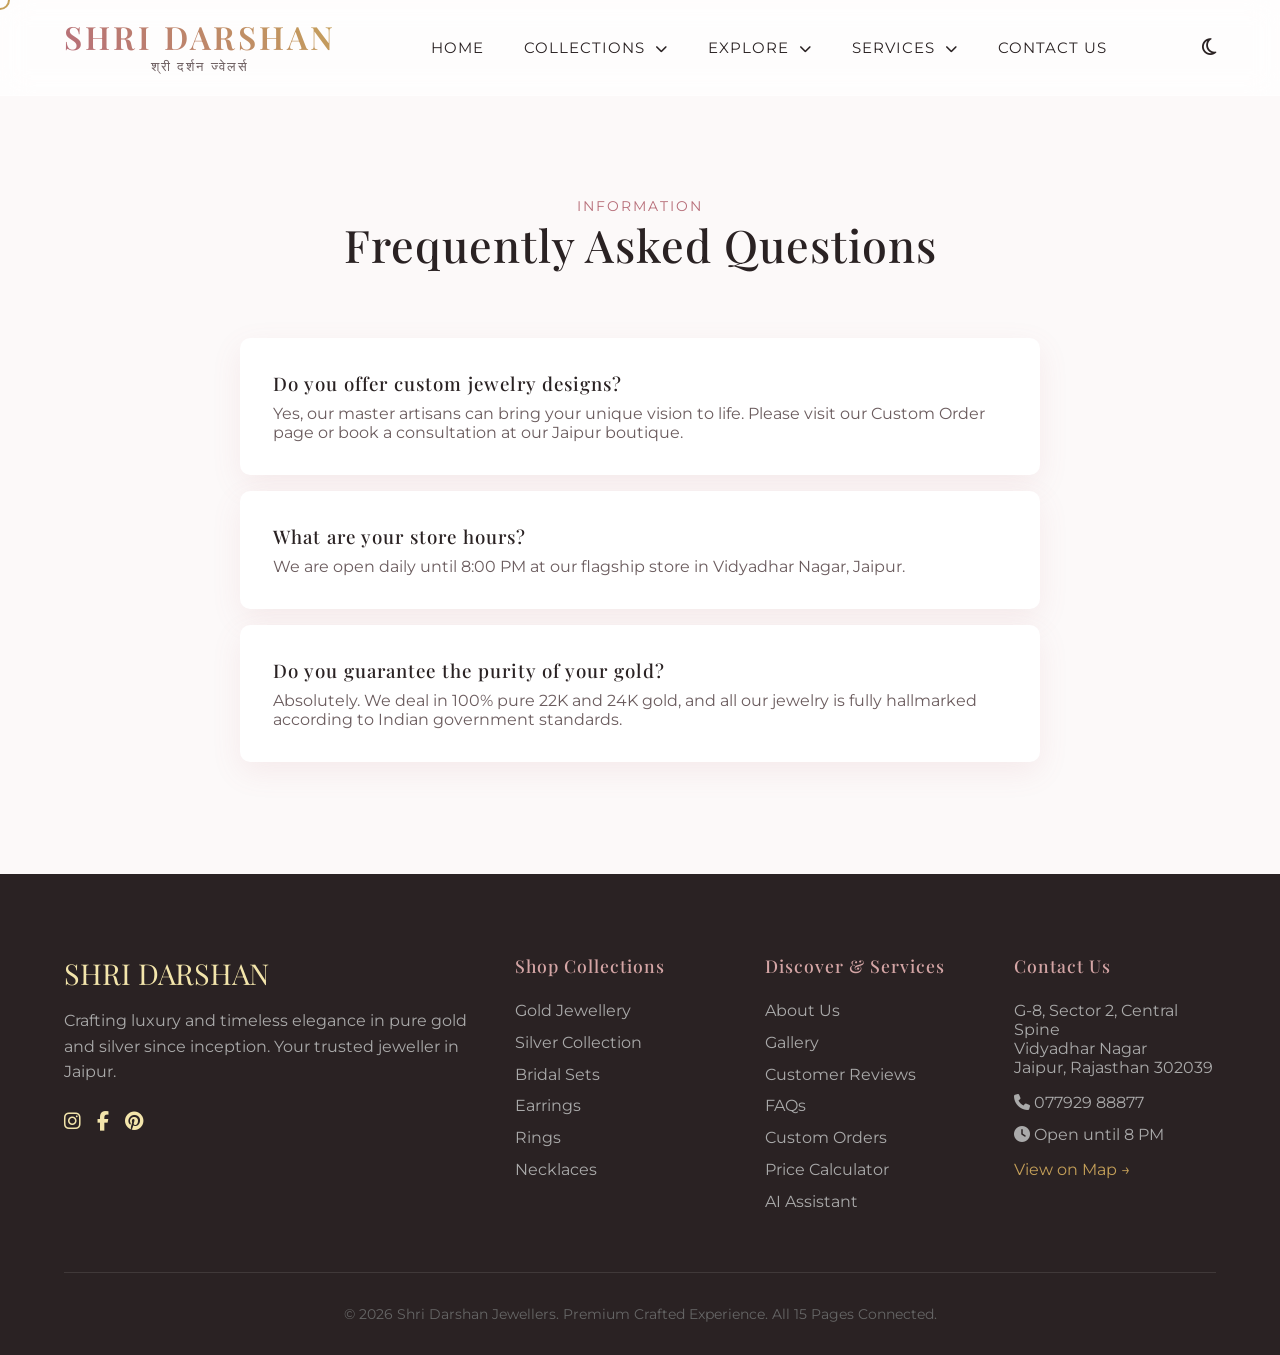
<file: faq.html>
<!DOCTYPE html>
<html lang="en">
<head>
    <meta charset="UTF-8">
    <meta name="viewport" content="width=device-width, initial-scale=1.0">
    <title>FAQs | Shri Darshan Jewellers</title>
    <link rel="stylesheet" href="styles.css?v=hamburger3">
    <link rel="stylesheet" href="https://cdnjs.cloudflare.com/ajax/libs/font-awesome/6.4.0/css/all.min.css">
</head>
<body data-theme="light">
    <div class="custom-cursor" id="customCursor"></div>
        <header id="header">
        <nav class="navbar">
                                    <div class="logo-container">
                <a href="index.html" style="text-decoration: none; text-align: center; display: block;">
                    <div class="logo-en" style="line-height: 1.1;">Shri Darshan</div>
                    <div class="logo-hi" style="font-size: 0.8rem; letter-spacing: 2px; color: var(--text-muted); font-family: 'Noto Sans Devanagari', sans-serif; margin-top: 5px;">श्री दर्शन ज्वेलर्स</div>
                </a>
            </div>
                        <button class="menu-toggle" type="button" onclick="toggleMobileMenu(event)" aria-label="Open navigation menu" aria-expanded="false">
                <span></span>
                <span></span>
                <span></span>
            </button>
<ul class="nav-links">
                <li><a href="index.html">Home</a></li>
                <li class="dropdown">
                    <a href="#" onclick="toggleMobileSubmenu(event)">Collections <i class="fas fa-chevron-down" style="font-size: 0.8em; margin-left: 5px;"></i></a>
                    <div class="dropdown-content">
                        <a href="gold.html">Gold Jewellery</a>
                        <a href="silver.html">Silver Artifacts</a>
                        <a href="bridal.html">Bridal Edit</a>
                        <a href="earrings.html">Earrings</a>
                        <a href="rings.html">Rings</a>
                        <a href="necklace.html">Necklaces</a>
                    </div>
                </li>
                <li class="dropdown">
                    <a href="#" onclick="toggleMobileSubmenu(event)">Explore <i class="fas fa-chevron-down" style="font-size: 0.8em; margin-left: 5px;"></i></a>
                    <div class="dropdown-content">
                        <a href="about.html">About Us</a>
                        <a href="gallery.html">Gallery</a>
                        <a href="reviews.html">Customer Reviews</a>
                        <a href="faq.html">FAQs</a>
                    </div>
                </li>
                <li class="dropdown">
                    <a href="#" onclick="toggleMobileSubmenu(event)">Services <i class="fas fa-chevron-down" style="font-size: 0.8em; margin-left: 5px;"></i></a>
                    <div class="dropdown-content">
                        <a href="custom-order.html">Custom Orders</a>
                        <a href="calculator.html">Price Calculator</a>
                        <a href="ai-assistant.html">AI Assistant</a>
                    </div>
                </li>
                <li><a href="contact.html">Contact Us</a></li>
            </ul>
            <div class="nav-icons">
                <i class="far fa-moon" id="themeToggle" title="Dark Mode" style="cursor: pointer;"></i>
            </div>
        </nav>
    </header>

    <div style="height: 100px;"></div>
    <section class="reveal">
        <div class="section-header">
            <span class="section-subtitle">Information</span>
            <h1 class="section-title">Frequently Asked Questions</h1>
        </div>
        
        <div style="max-width: 800px; margin: 0 auto;">
            <div style="background: var(--surface-color); border: 1px solid var(--glass-border); padding: 2rem; border-radius: 10px; margin-bottom: 1rem; box-shadow: var(--shadow-soft);">
                <h3 style="color: var(--text-main); margin-bottom: 0.5rem;">Do you offer custom jewelry designs?</h3>
                <p style="color: var(--text-muted);">Yes, our master artisans can bring your unique vision to life. Please visit our Custom Order page or book a consultation at our Jaipur boutique.</p>
            </div>
            
            <div style="background: var(--surface-color); border: 1px solid var(--glass-border); padding: 2rem; border-radius: 10px; margin-bottom: 1rem; box-shadow: var(--shadow-soft);">
                <h3 style="color: var(--text-main); margin-bottom: 0.5rem;">What are your store hours?</h3>
                <p style="color: var(--text-muted);">We are open daily until 8:00 PM at our flagship store in Vidyadhar Nagar, Jaipur.</p>
            </div>

            <div style="background: var(--surface-color); border: 1px solid var(--glass-border); padding: 2rem; border-radius: 10px; margin-bottom: 1rem; box-shadow: var(--shadow-soft);">
                <h3 style="color: var(--text-main); margin-bottom: 0.5rem;">Do you guarantee the purity of your gold?</h3>
                <p style="color: var(--text-muted);">Absolutely. We deal in 100% pure 22K and 24K gold, and all our jewelry is fully hallmarked according to Indian government standards.</p>
            </div>
        </div>
    </section>
        <footer>
        <div class="footer-grid">
            <div class="footer-brand">
                <div class="footer-logo">SHRI DARSHAN</div>
                <p style="color: #aaa; margin-bottom: 1.5rem; line-height: 1.6;">Crafting luxury and timeless elegance in pure gold and silver since inception. Your trusted jeweller in Jaipur.</p>
                <div class="social-icons" style="display: flex; gap: 1rem; font-size: 1.2rem;">
                    <a href="#" style="color: var(--champagne-gold);"><i class="fab fa-instagram"></i></a>
                    <a href="#" style="color: var(--champagne-gold);"><i class="fab fa-facebook-f"></i></a>
                    <a href="#" style="color: var(--champagne-gold);"><i class="fab fa-pinterest"></i></a>
                </div>
            </div>
            <div class="footer-links">
                <h4 style="color: var(--rose-gold-light); margin-bottom: 1.5rem; font-size: 1.1rem;">Shop Collections</h4>
                <ul>
                    <li><a href="gold.html">Gold Jewellery</a></li>
                    <li><a href="silver.html">Silver Collection</a></li>
                    <li><a href="bridal.html">Bridal Sets</a></li>
                    <li><a href="earrings.html">Earrings</a></li>
                    <li><a href="rings.html">Rings</a></li>
                    <li><a href="necklace.html">Necklaces</a></li>
                </ul>
            </div>
            <div class="footer-links">
                <h4 style="color: var(--rose-gold-light); margin-bottom: 1.5rem; font-size: 1.1rem;">Discover & Services</h4>
                <ul>
                    <li><a href="about.html">About Us</a></li>
                    <li><a href="gallery.html">Gallery</a></li>
                    <li><a href="reviews.html">Customer Reviews</a></li>
                    <li><a href="faq.html">FAQs</a></li>
                    <li><a href="custom-order.html">Custom Orders</a></li>
                    <li><a href="calculator.html">Price Calculator</a></li>
                    <li><a href="ai-assistant.html">AI Assistant</a></li>
                </ul>
            </div>
            <div class="footer-links">
                <h4 style="color: var(--rose-gold-light); margin-bottom: 1.5rem; font-size: 1.1rem;">Contact Us</h4>
                <ul>
                    <li style="color: #aaa;">G-8, Sector 2, Central Spine<br>Vidyadhar Nagar<br>Jaipur, Rajasthan 302039</li>
                    <li style="color: #aaa; margin-top: 1rem;"><i class="fas fa-phone"></i> 077929 88877</li>
                    <li style="color: #aaa;"><i class="fas fa-clock"></i> Open until 8 PM</li>
                    <li style="margin-top: 1rem;"><a href="contact.html" style="color: var(--accent-gold);">View on Map &rarr;</a></li>
                </ul>
            </div>
        </div>
        <div style="text-align: center; color: #666; border-top: 1px solid rgba(255,255,255,0.1); padding-top: 2rem; font-size: 0.9rem;">
            &copy; 2026 Shri Darshan Jewellers. Premium Crafted Experience. All 15 Pages Connected.
        </div>
    </footer>
    <script src="script.js?v=hamburger5"></script>
</body>
</html>
</file>
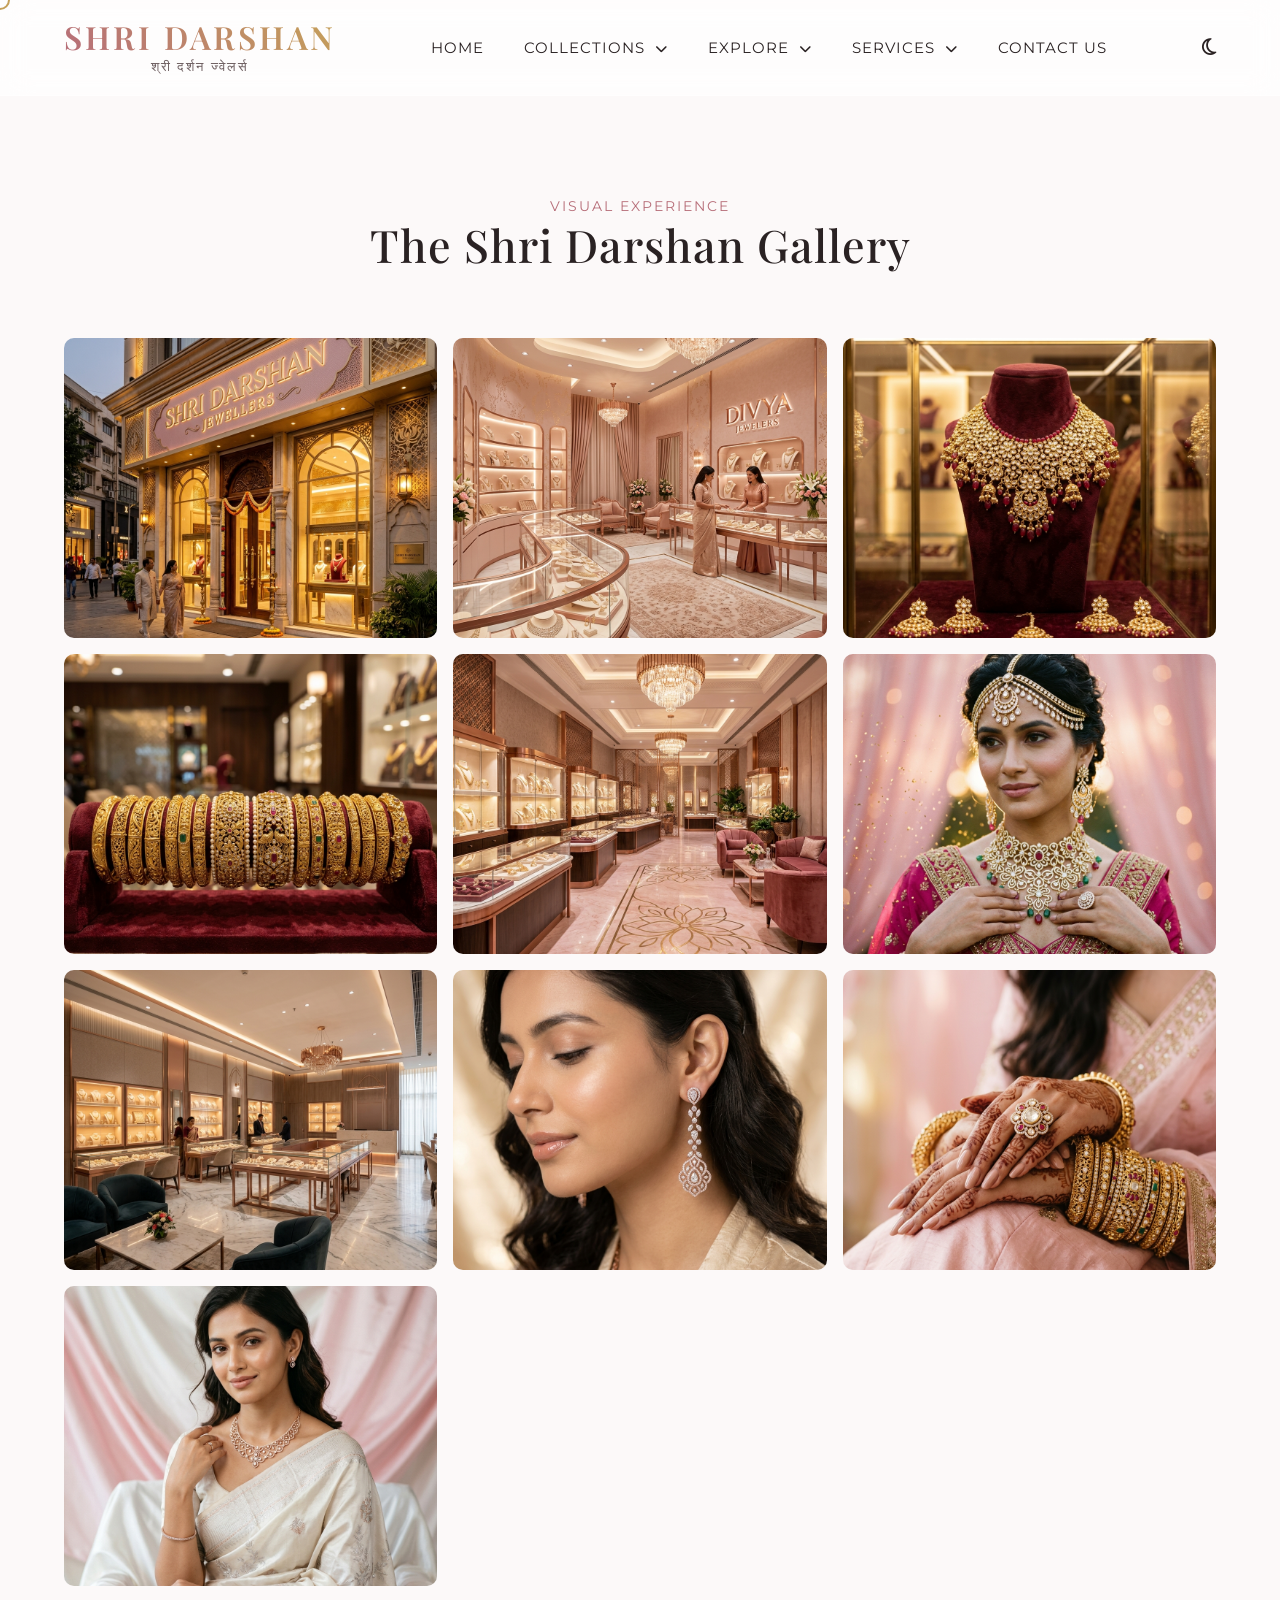
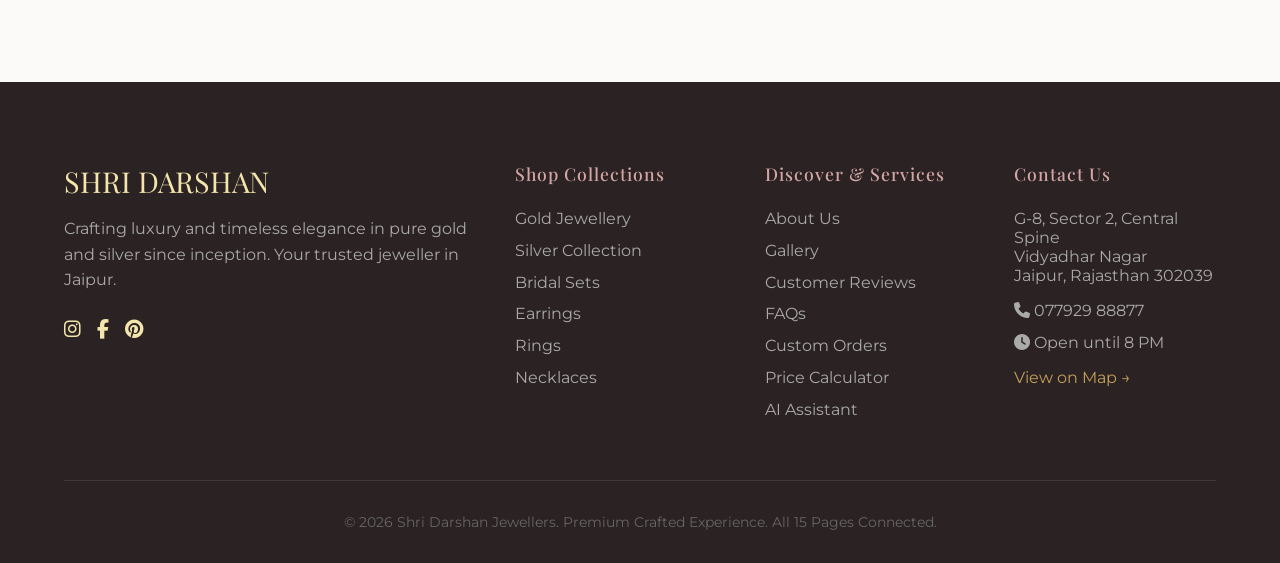
<file: gallery.html>
<!DOCTYPE html>
<html lang="en">
<head>
    <meta charset="UTF-8">
    <meta name="viewport" content="width=device-width, initial-scale=1.0">
    <title>Gallery | Shri Darshan Jewellers</title>
    <link rel="stylesheet" href="styles.css?v=hamburger3">
    <link rel="stylesheet" href="https://cdnjs.cloudflare.com/ajax/libs/font-awesome/6.4.0/css/all.min.css">
</head>
<body data-theme="light">
    <div class="custom-cursor" id="customCursor"></div>
        <header id="header">
        <nav class="navbar">
                                    <div class="logo-container">
                <a href="index.html" style="text-decoration: none; text-align: center; display: block;">
                    <div class="logo-en" style="line-height: 1.1;">Shri Darshan</div>
                    <div class="logo-hi" style="font-size: 0.8rem; letter-spacing: 2px; color: var(--text-muted); font-family: 'Noto Sans Devanagari', sans-serif; margin-top: 5px;">श्री दर्शन ज्वेलर्स</div>
                </a>
            </div>
                        <button class="menu-toggle" type="button" onclick="toggleMobileMenu(event)" aria-label="Open navigation menu" aria-expanded="false">
                <span></span>
                <span></span>
                <span></span>
            </button>
<ul class="nav-links">
                <li><a href="index.html">Home</a></li>
                <li class="dropdown">
                    <a href="#" onclick="toggleMobileSubmenu(event)">Collections <i class="fas fa-chevron-down" style="font-size: 0.8em; margin-left: 5px;"></i></a>
                    <div class="dropdown-content">
                        <a href="gold.html">Gold Jewellery</a>
                        <a href="silver.html">Silver Artifacts</a>
                        <a href="bridal.html">Bridal Edit</a>
                        <a href="earrings.html">Earrings</a>
                        <a href="rings.html">Rings</a>
                        <a href="necklace.html">Necklaces</a>
                    </div>
                </li>
                <li class="dropdown">
                    <a href="#" onclick="toggleMobileSubmenu(event)">Explore <i class="fas fa-chevron-down" style="font-size: 0.8em; margin-left: 5px;"></i></a>
                    <div class="dropdown-content">
                        <a href="about.html">About Us</a>
                        <a href="gallery.html">Gallery</a>
                        <a href="reviews.html">Customer Reviews</a>
                        <a href="faq.html">FAQs</a>
                    </div>
                </li>
                <li class="dropdown">
                    <a href="#" onclick="toggleMobileSubmenu(event)">Services <i class="fas fa-chevron-down" style="font-size: 0.8em; margin-left: 5px;"></i></a>
                    <div class="dropdown-content">
                        <a href="custom-order.html">Custom Orders</a>
                        <a href="calculator.html">Price Calculator</a>
                        <a href="ai-assistant.html">AI Assistant</a>
                    </div>
                </li>
                <li><a href="contact.html">Contact Us</a></li>
            </ul>
            <div class="nav-icons">
                <i class="far fa-moon" id="themeToggle" title="Dark Mode" style="cursor: pointer;"></i>
            </div>
        </nav>
    </header>

    <div style="height: 100px;"></div>
    <section class="reveal">
        <div class="section-header">
            <span class="section-subtitle">Visual Experience</span>
            <h1 class="section-title">The Shri Darshan Gallery</h1>
        </div>
        <div style="display: grid; grid-template-columns: repeat(auto-fit, minmax(300px, 1fr)); gap: 1rem;">
            <!-- Store & Google Maps Representations -->
            <img src="images/maps/store_front.png" alt="Shri Darshan Store Front" style="width: 100%; height: 300px; object-fit: cover; border-radius: 10px;">
            <img src="images/maps/interior_display.png" alt="Luxury Interior" style="width: 100%; height: 300px; object-fit: cover; border-radius: 10px;">
            <img src="images/maps/necklace_set.png" alt="Gold Bridal Set" style="width: 100%; height: 300px; object-fit: cover; border-radius: 10px;">
            <img src="images/maps/bangles_display.png" alt="Heavy Bangles Collection" style="width: 100%; height: 300px; object-fit: cover; border-radius: 10px;">

            <!-- Premium Collection Models -->
            <img src="images/store-premium.png" alt="Store Premium" style="width: 100%; height: 300px; object-fit: cover; border-radius: 10px;">
            <img src="images/hero-model.png" alt="Hero Model" style="width: 100%; height: 300px; object-fit: cover; border-radius: 10px;">
            <img src="images/store-interior.png" alt="Store Interior" style="width: 100%; height: 300px; object-fit: cover; border-radius: 10px;">
            <img src="images/earrings-model.png" alt="Earrings" style="width: 100%; height: 300px; object-fit: cover; border-radius: 10px;">
            <img src="images/model-bangles.png" alt="Bangles" style="width: 100%; height: 300px; object-fit: cover; border-radius: 10px;">
            <img src="images/necklace-model.png" alt="Necklace" style="width: 100%; height: 300px; object-fit: cover; border-radius: 10px;">
        </div>
    </section>
        <footer>
        <div class="footer-grid">
            <div class="footer-brand">
                <div class="footer-logo">SHRI DARSHAN</div>
                <p style="color: #aaa; margin-bottom: 1.5rem; line-height: 1.6;">Crafting luxury and timeless elegance in pure gold and silver since inception. Your trusted jeweller in Jaipur.</p>
                <div class="social-icons" style="display: flex; gap: 1rem; font-size: 1.2rem;">
                    <a href="#" style="color: var(--champagne-gold);"><i class="fab fa-instagram"></i></a>
                    <a href="#" style="color: var(--champagne-gold);"><i class="fab fa-facebook-f"></i></a>
                    <a href="#" style="color: var(--champagne-gold);"><i class="fab fa-pinterest"></i></a>
                </div>
            </div>
            <div class="footer-links">
                <h4 style="color: var(--rose-gold-light); margin-bottom: 1.5rem; font-size: 1.1rem;">Shop Collections</h4>
                <ul>
                    <li><a href="gold.html">Gold Jewellery</a></li>
                    <li><a href="silver.html">Silver Collection</a></li>
                    <li><a href="bridal.html">Bridal Sets</a></li>
                    <li><a href="earrings.html">Earrings</a></li>
                    <li><a href="rings.html">Rings</a></li>
                    <li><a href="necklace.html">Necklaces</a></li>
                </ul>
            </div>
            <div class="footer-links">
                <h4 style="color: var(--rose-gold-light); margin-bottom: 1.5rem; font-size: 1.1rem;">Discover & Services</h4>
                <ul>
                    <li><a href="about.html">About Us</a></li>
                    <li><a href="gallery.html">Gallery</a></li>
                    <li><a href="reviews.html">Customer Reviews</a></li>
                    <li><a href="faq.html">FAQs</a></li>
                    <li><a href="custom-order.html">Custom Orders</a></li>
                    <li><a href="calculator.html">Price Calculator</a></li>
                    <li><a href="ai-assistant.html">AI Assistant</a></li>
                </ul>
            </div>
            <div class="footer-links">
                <h4 style="color: var(--rose-gold-light); margin-bottom: 1.5rem; font-size: 1.1rem;">Contact Us</h4>
                <ul>
                    <li style="color: #aaa;">G-8, Sector 2, Central Spine<br>Vidyadhar Nagar<br>Jaipur, Rajasthan 302039</li>
                    <li style="color: #aaa; margin-top: 1rem;"><i class="fas fa-phone"></i> 077929 88877</li>
                    <li style="color: #aaa;"><i class="fas fa-clock"></i> Open until 8 PM</li>
                    <li style="margin-top: 1rem;"><a href="contact.html" style="color: var(--accent-gold);">View on Map &rarr;</a></li>
                </ul>
            </div>
        </div>
        <div style="text-align: center; color: #666; border-top: 1px solid rgba(255,255,255,0.1); padding-top: 2rem; font-size: 0.9rem;">
            &copy; 2026 Shri Darshan Jewellers. Premium Crafted Experience. All 15 Pages Connected.
        </div>
    </footer>
    <script src="script.js?v=hamburger5"></script>
</body>
</html>
</file>
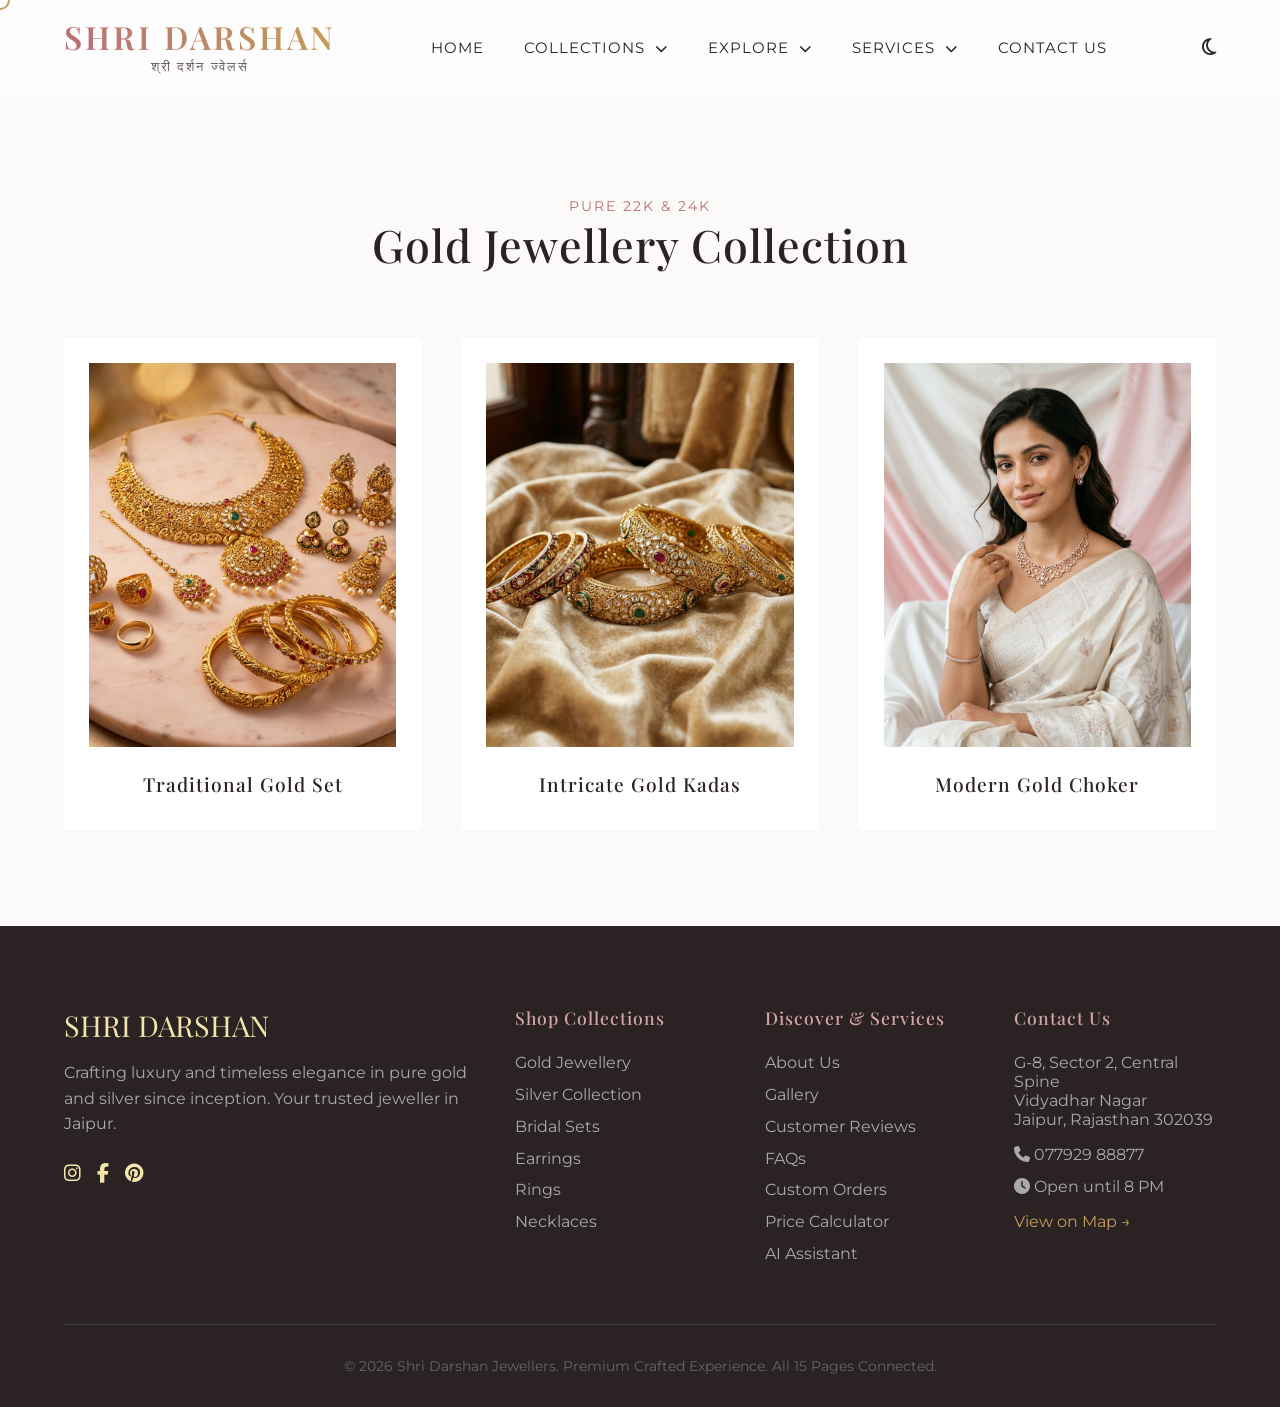
<file: gold.html>
<!DOCTYPE html>
<html lang="en">
<head>
    <meta charset="UTF-8">
    <meta name="viewport" content="width=device-width, initial-scale=1.0">
    <title>Gold Collection | Shri Darshan Jewellers</title>
    <link rel="stylesheet" href="styles.css?v=hamburger3">
    <link rel="stylesheet" href="https://cdnjs.cloudflare.com/ajax/libs/font-awesome/6.4.0/css/all.min.css">
</head>
<body data-theme="light">
    <div class="custom-cursor" id="customCursor"></div>
        <header id="header">
        <nav class="navbar">
                                    <div class="logo-container">
                <a href="index.html" style="text-decoration: none; text-align: center; display: block;">
                    <div class="logo-en" style="line-height: 1.1;">Shri Darshan</div>
                    <div class="logo-hi" style="font-size: 0.8rem; letter-spacing: 2px; color: var(--text-muted); font-family: 'Noto Sans Devanagari', sans-serif; margin-top: 5px;">श्री दर्शन ज्वेलर्स</div>
                </a>
            </div>
                        <button class="menu-toggle" type="button" onclick="toggleMobileMenu(event)" aria-label="Open navigation menu" aria-expanded="false">
                <span></span>
                <span></span>
                <span></span>
            </button>
<ul class="nav-links">
                <li><a href="index.html">Home</a></li>
                <li class="dropdown">
                    <a href="#" onclick="toggleMobileSubmenu(event)">Collections <i class="fas fa-chevron-down" style="font-size: 0.8em; margin-left: 5px;"></i></a>
                    <div class="dropdown-content">
                        <a href="gold.html">Gold Jewellery</a>
                        <a href="silver.html">Silver Artifacts</a>
                        <a href="bridal.html">Bridal Edit</a>
                        <a href="earrings.html">Earrings</a>
                        <a href="rings.html">Rings</a>
                        <a href="necklace.html">Necklaces</a>
                    </div>
                </li>
                <li class="dropdown">
                    <a href="#" onclick="toggleMobileSubmenu(event)">Explore <i class="fas fa-chevron-down" style="font-size: 0.8em; margin-left: 5px;"></i></a>
                    <div class="dropdown-content">
                        <a href="about.html">About Us</a>
                        <a href="gallery.html">Gallery</a>
                        <a href="reviews.html">Customer Reviews</a>
                        <a href="faq.html">FAQs</a>
                    </div>
                </li>
                <li class="dropdown">
                    <a href="#" onclick="toggleMobileSubmenu(event)">Services <i class="fas fa-chevron-down" style="font-size: 0.8em; margin-left: 5px;"></i></a>
                    <div class="dropdown-content">
                        <a href="custom-order.html">Custom Orders</a>
                        <a href="calculator.html">Price Calculator</a>
                        <a href="ai-assistant.html">AI Assistant</a>
                    </div>
                </li>
                <li><a href="contact.html">Contact Us</a></li>
            </ul>
            <div class="nav-icons">
                <i class="far fa-moon" id="themeToggle" title="Dark Mode" style="cursor: pointer;"></i>
            </div>
        </nav>
    </header>

    <div style="height: 100px;"></div>
    <section class="reveal">
        <div class="section-header">
            <span class="section-subtitle">Pure 22K & 24K</span>
            <h1 class="section-title">Gold Jewellery Collection</h1>
        </div>
        <div class="product-grid">
            <div class="product-card">
                <div class="product-image-wrap">
                    <img src="images/gold-collection.png" alt="Gold Set" class="product-image">
                </div>
                <div class="product-info">
                    <h3 class="product-title">Traditional Gold Set</h3>
                </div>
            </div>
            <div class="product-card">
                <div class="product-image-wrap">
                    <img src="images/bangles.png" alt="Gold Bangles" class="product-image">
                </div>
                <div class="product-info">
                    <h3 class="product-title">Intricate Gold Kadas</h3>
                </div>
            </div>
            <div class="product-card">
                <div class="product-image-wrap">
                    <img src="images/necklace-model.png" alt="Gold Necklace" class="product-image">
                </div>
                <div class="product-info">
                    <h3 class="product-title">Modern Gold Choker</h3>
                </div>
            </div>
        </div>
    </section>
        <footer>
        <div class="footer-grid">
            <div class="footer-brand">
                <div class="footer-logo">SHRI DARSHAN</div>
                <p style="color: #aaa; margin-bottom: 1.5rem; line-height: 1.6;">Crafting luxury and timeless elegance in pure gold and silver since inception. Your trusted jeweller in Jaipur.</p>
                <div class="social-icons" style="display: flex; gap: 1rem; font-size: 1.2rem;">
                    <a href="#" style="color: var(--champagne-gold);"><i class="fab fa-instagram"></i></a>
                    <a href="#" style="color: var(--champagne-gold);"><i class="fab fa-facebook-f"></i></a>
                    <a href="#" style="color: var(--champagne-gold);"><i class="fab fa-pinterest"></i></a>
                </div>
            </div>
            <div class="footer-links">
                <h4 style="color: var(--rose-gold-light); margin-bottom: 1.5rem; font-size: 1.1rem;">Shop Collections</h4>
                <ul>
                    <li><a href="gold.html">Gold Jewellery</a></li>
                    <li><a href="silver.html">Silver Collection</a></li>
                    <li><a href="bridal.html">Bridal Sets</a></li>
                    <li><a href="earrings.html">Earrings</a></li>
                    <li><a href="rings.html">Rings</a></li>
                    <li><a href="necklace.html">Necklaces</a></li>
                </ul>
            </div>
            <div class="footer-links">
                <h4 style="color: var(--rose-gold-light); margin-bottom: 1.5rem; font-size: 1.1rem;">Discover & Services</h4>
                <ul>
                    <li><a href="about.html">About Us</a></li>
                    <li><a href="gallery.html">Gallery</a></li>
                    <li><a href="reviews.html">Customer Reviews</a></li>
                    <li><a href="faq.html">FAQs</a></li>
                    <li><a href="custom-order.html">Custom Orders</a></li>
                    <li><a href="calculator.html">Price Calculator</a></li>
                    <li><a href="ai-assistant.html">AI Assistant</a></li>
                </ul>
            </div>
            <div class="footer-links">
                <h4 style="color: var(--rose-gold-light); margin-bottom: 1.5rem; font-size: 1.1rem;">Contact Us</h4>
                <ul>
                    <li style="color: #aaa;">G-8, Sector 2, Central Spine<br>Vidyadhar Nagar<br>Jaipur, Rajasthan 302039</li>
                    <li style="color: #aaa; margin-top: 1rem;"><i class="fas fa-phone"></i> 077929 88877</li>
                    <li style="color: #aaa;"><i class="fas fa-clock"></i> Open until 8 PM</li>
                    <li style="margin-top: 1rem;"><a href="contact.html" style="color: var(--accent-gold);">View on Map &rarr;</a></li>
                </ul>
            </div>
        </div>
        <div style="text-align: center; color: #666; border-top: 1px solid rgba(255,255,255,0.1); padding-top: 2rem; font-size: 0.9rem;">
            &copy; 2026 Shri Darshan Jewellers. Premium Crafted Experience. All 15 Pages Connected.
        </div>
    </footer>
    <script src="script.js?v=hamburger5"></script>
</body>
</html>
</file>
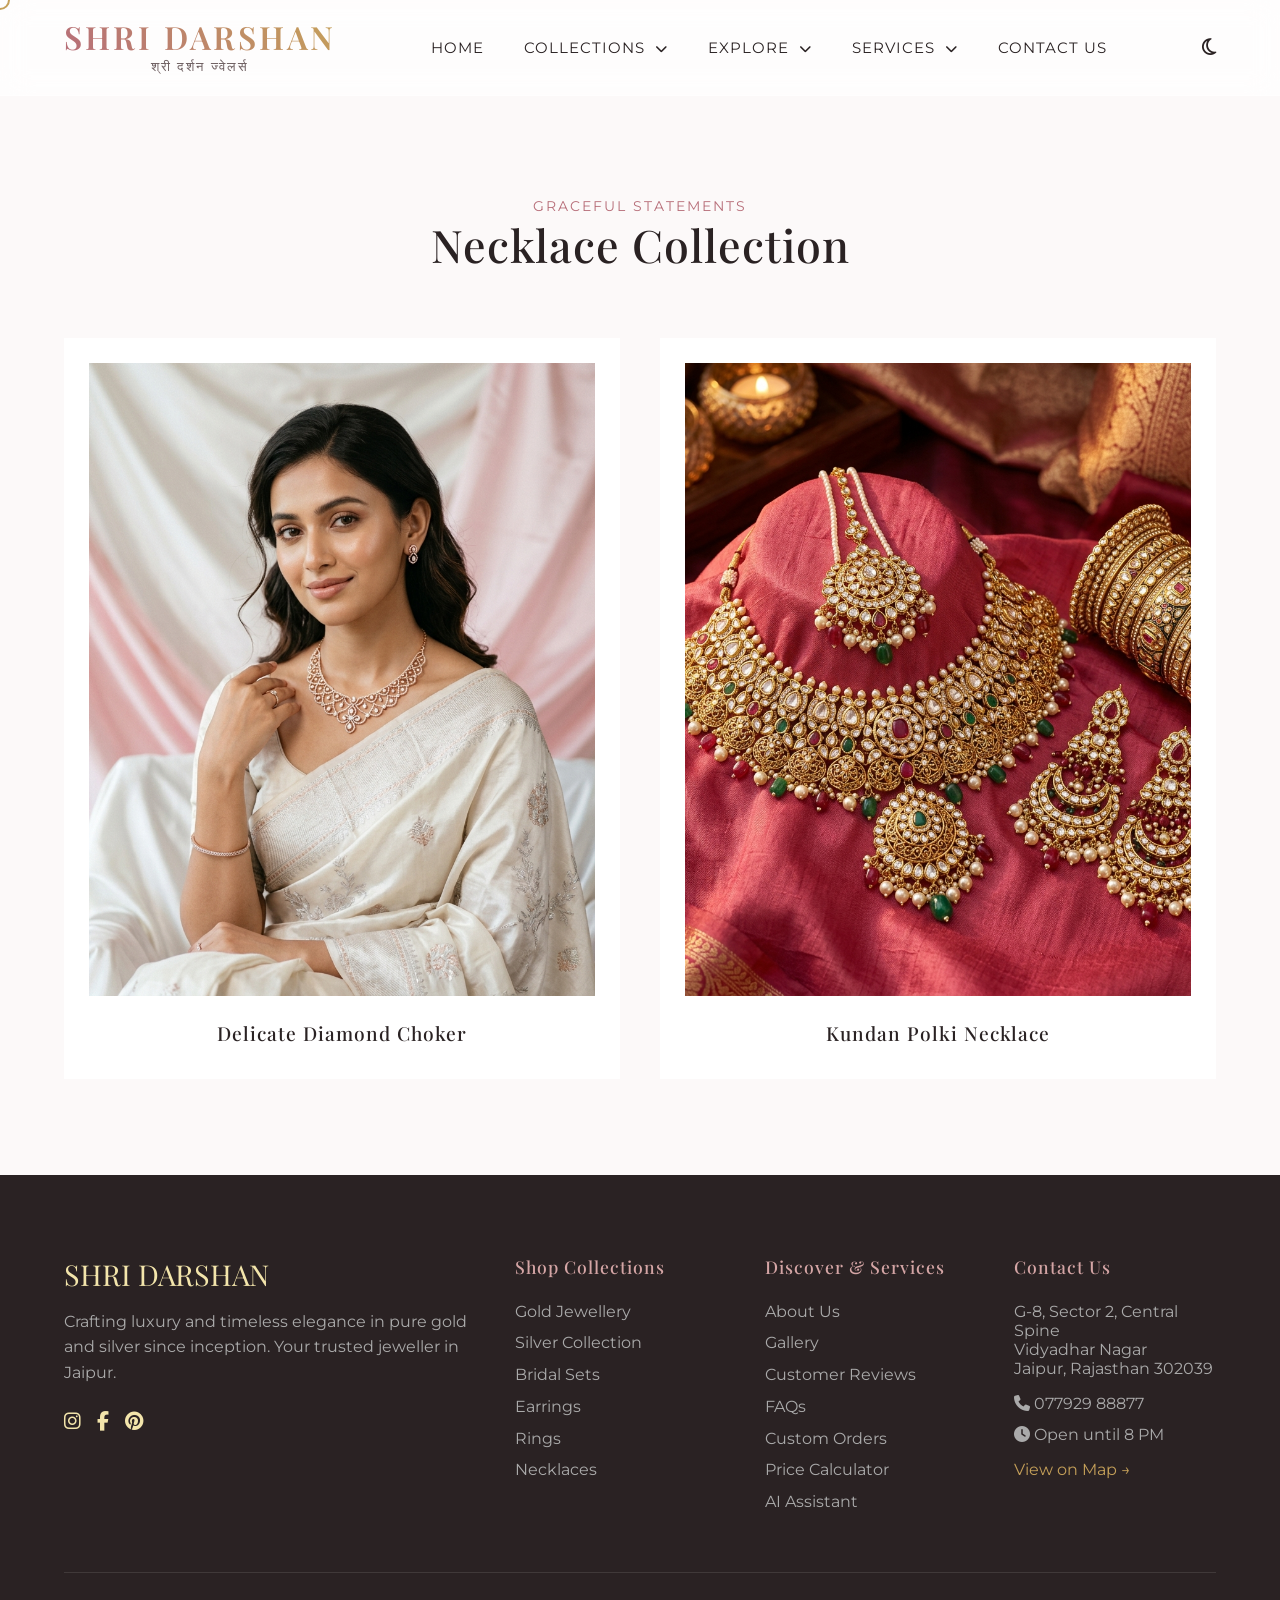
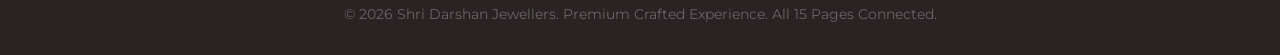
<file: necklace.html>
<!DOCTYPE html>
<html lang="en">
<head>
    <meta charset="UTF-8">
    <meta name="viewport" content="width=device-width, initial-scale=1.0">
    <title>Necklace Collection | Shri Darshan Jewellers</title>
    <link rel="stylesheet" href="styles.css?v=hamburger3">
    <link rel="stylesheet" href="https://cdnjs.cloudflare.com/ajax/libs/font-awesome/6.4.0/css/all.min.css">
</head>
<body data-theme="light">
    <div class="custom-cursor" id="customCursor"></div>
        <header id="header">
        <nav class="navbar">
                                    <div class="logo-container">
                <a href="index.html" style="text-decoration: none; text-align: center; display: block;">
                    <div class="logo-en" style="line-height: 1.1;">Shri Darshan</div>
                    <div class="logo-hi" style="font-size: 0.8rem; letter-spacing: 2px; color: var(--text-muted); font-family: 'Noto Sans Devanagari', sans-serif; margin-top: 5px;">श्री दर्शन ज्वेलर्स</div>
                </a>
            </div>
                        <button class="menu-toggle" type="button" onclick="toggleMobileMenu(event)" aria-label="Open navigation menu" aria-expanded="false">
                <span></span>
                <span></span>
                <span></span>
            </button>
<ul class="nav-links">
                <li><a href="index.html">Home</a></li>
                <li class="dropdown">
                    <a href="#" onclick="toggleMobileSubmenu(event)">Collections <i class="fas fa-chevron-down" style="font-size: 0.8em; margin-left: 5px;"></i></a>
                    <div class="dropdown-content">
                        <a href="gold.html">Gold Jewellery</a>
                        <a href="silver.html">Silver Artifacts</a>
                        <a href="bridal.html">Bridal Edit</a>
                        <a href="earrings.html">Earrings</a>
                        <a href="rings.html">Rings</a>
                        <a href="necklace.html">Necklaces</a>
                    </div>
                </li>
                <li class="dropdown">
                    <a href="#" onclick="toggleMobileSubmenu(event)">Explore <i class="fas fa-chevron-down" style="font-size: 0.8em; margin-left: 5px;"></i></a>
                    <div class="dropdown-content">
                        <a href="about.html">About Us</a>
                        <a href="gallery.html">Gallery</a>
                        <a href="reviews.html">Customer Reviews</a>
                        <a href="faq.html">FAQs</a>
                    </div>
                </li>
                <li class="dropdown">
                    <a href="#" onclick="toggleMobileSubmenu(event)">Services <i class="fas fa-chevron-down" style="font-size: 0.8em; margin-left: 5px;"></i></a>
                    <div class="dropdown-content">
                        <a href="custom-order.html">Custom Orders</a>
                        <a href="calculator.html">Price Calculator</a>
                        <a href="ai-assistant.html">AI Assistant</a>
                    </div>
                </li>
                <li><a href="contact.html">Contact Us</a></li>
            </ul>
            <div class="nav-icons">
                <i class="far fa-moon" id="themeToggle" title="Dark Mode" style="cursor: pointer;"></i>
            </div>
        </nav>
    </header>

    <div style="height: 100px;"></div>
    <section class="reveal">
        <div class="section-header">
            <span class="section-subtitle">Graceful Statements</span>
            <h1 class="section-title">Necklace Collection</h1>
        </div>
        <div class="product-grid">
            <div class="product-card">
                <div class="product-image-wrap">
                    <img src="images/necklace-model.png" alt="Delicate Choker" class="product-image">
                </div>
                <div class="product-info">
                    <h3 class="product-title">Delicate Diamond Choker</h3>
                </div>
            </div>
            <div class="product-card">
                <div class="product-image-wrap">
                    <img src="images/bridal-collection.png" alt="Heavy Necklace" class="product-image">
                </div>
                <div class="product-info">
                    <h3 class="product-title">Kundan Polki Necklace</h3>
                </div>
            </div>
        </div>
    </section>
        <footer>
        <div class="footer-grid">
            <div class="footer-brand">
                <div class="footer-logo">SHRI DARSHAN</div>
                <p style="color: #aaa; margin-bottom: 1.5rem; line-height: 1.6;">Crafting luxury and timeless elegance in pure gold and silver since inception. Your trusted jeweller in Jaipur.</p>
                <div class="social-icons" style="display: flex; gap: 1rem; font-size: 1.2rem;">
                    <a href="#" style="color: var(--champagne-gold);"><i class="fab fa-instagram"></i></a>
                    <a href="#" style="color: var(--champagne-gold);"><i class="fab fa-facebook-f"></i></a>
                    <a href="#" style="color: var(--champagne-gold);"><i class="fab fa-pinterest"></i></a>
                </div>
            </div>
            <div class="footer-links">
                <h4 style="color: var(--rose-gold-light); margin-bottom: 1.5rem; font-size: 1.1rem;">Shop Collections</h4>
                <ul>
                    <li><a href="gold.html">Gold Jewellery</a></li>
                    <li><a href="silver.html">Silver Collection</a></li>
                    <li><a href="bridal.html">Bridal Sets</a></li>
                    <li><a href="earrings.html">Earrings</a></li>
                    <li><a href="rings.html">Rings</a></li>
                    <li><a href="necklace.html">Necklaces</a></li>
                </ul>
            </div>
            <div class="footer-links">
                <h4 style="color: var(--rose-gold-light); margin-bottom: 1.5rem; font-size: 1.1rem;">Discover & Services</h4>
                <ul>
                    <li><a href="about.html">About Us</a></li>
                    <li><a href="gallery.html">Gallery</a></li>
                    <li><a href="reviews.html">Customer Reviews</a></li>
                    <li><a href="faq.html">FAQs</a></li>
                    <li><a href="custom-order.html">Custom Orders</a></li>
                    <li><a href="calculator.html">Price Calculator</a></li>
                    <li><a href="ai-assistant.html">AI Assistant</a></li>
                </ul>
            </div>
            <div class="footer-links">
                <h4 style="color: var(--rose-gold-light); margin-bottom: 1.5rem; font-size: 1.1rem;">Contact Us</h4>
                <ul>
                    <li style="color: #aaa;">G-8, Sector 2, Central Spine<br>Vidyadhar Nagar<br>Jaipur, Rajasthan 302039</li>
                    <li style="color: #aaa; margin-top: 1rem;"><i class="fas fa-phone"></i> 077929 88877</li>
                    <li style="color: #aaa;"><i class="fas fa-clock"></i> Open until 8 PM</li>
                    <li style="margin-top: 1rem;"><a href="contact.html" style="color: var(--accent-gold);">View on Map &rarr;</a></li>
                </ul>
            </div>
        </div>
        <div style="text-align: center; color: #666; border-top: 1px solid rgba(255,255,255,0.1); padding-top: 2rem; font-size: 0.9rem;">
            &copy; 2026 Shri Darshan Jewellers. Premium Crafted Experience. All 15 Pages Connected.
        </div>
    </footer>
    <script src="script.js?v=hamburger5"></script>
</body>
</html>
</file>
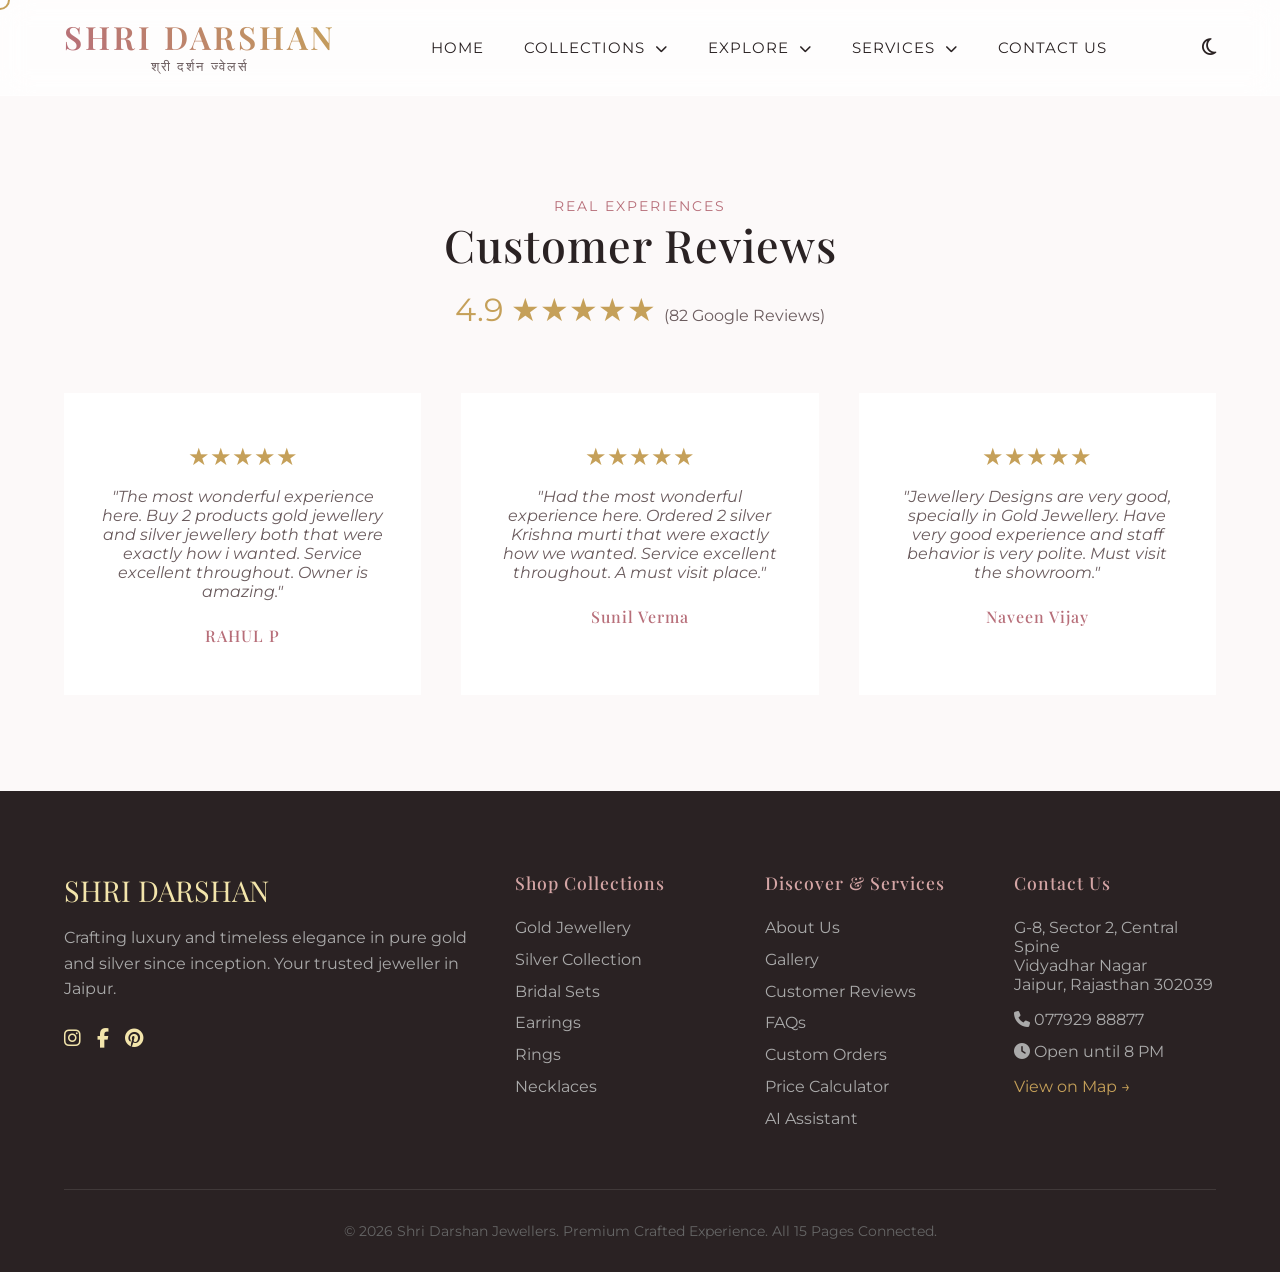
<file: reviews.html>
<!DOCTYPE html>
<html lang="en">
<head>
    <meta charset="UTF-8">
    <meta name="viewport" content="width=device-width, initial-scale=1.0">
    <title>Customer Reviews | Shri Darshan Jewellers</title>
    <link rel="stylesheet" href="styles.css?v=hamburger3">
    <link rel="stylesheet" href="https://cdnjs.cloudflare.com/ajax/libs/font-awesome/6.4.0/css/all.min.css">
</head>
<body data-theme="light">
    <div class="custom-cursor" id="customCursor"></div>
        <header id="header">
        <nav class="navbar">
                                    <div class="logo-container">
                <a href="index.html" style="text-decoration: none; text-align: center; display: block;">
                    <div class="logo-en" style="line-height: 1.1;">Shri Darshan</div>
                    <div class="logo-hi" style="font-size: 0.8rem; letter-spacing: 2px; color: var(--text-muted); font-family: 'Noto Sans Devanagari', sans-serif; margin-top: 5px;">श्री दर्शन ज्वेलर्स</div>
                </a>
            </div>
                        <button class="menu-toggle" type="button" onclick="toggleMobileMenu(event)" aria-label="Open navigation menu" aria-expanded="false">
                <span></span>
                <span></span>
                <span></span>
            </button>
<ul class="nav-links">
                <li><a href="index.html">Home</a></li>
                <li class="dropdown">
                    <a href="#" onclick="toggleMobileSubmenu(event)">Collections <i class="fas fa-chevron-down" style="font-size: 0.8em; margin-left: 5px;"></i></a>
                    <div class="dropdown-content">
                        <a href="gold.html">Gold Jewellery</a>
                        <a href="silver.html">Silver Artifacts</a>
                        <a href="bridal.html">Bridal Edit</a>
                        <a href="earrings.html">Earrings</a>
                        <a href="rings.html">Rings</a>
                        <a href="necklace.html">Necklaces</a>
                    </div>
                </li>
                <li class="dropdown">
                    <a href="#" onclick="toggleMobileSubmenu(event)">Explore <i class="fas fa-chevron-down" style="font-size: 0.8em; margin-left: 5px;"></i></a>
                    <div class="dropdown-content">
                        <a href="about.html">About Us</a>
                        <a href="gallery.html">Gallery</a>
                        <a href="reviews.html">Customer Reviews</a>
                        <a href="faq.html">FAQs</a>
                    </div>
                </li>
                <li class="dropdown">
                    <a href="#" onclick="toggleMobileSubmenu(event)">Services <i class="fas fa-chevron-down" style="font-size: 0.8em; margin-left: 5px;"></i></a>
                    <div class="dropdown-content">
                        <a href="custom-order.html">Custom Orders</a>
                        <a href="calculator.html">Price Calculator</a>
                        <a href="ai-assistant.html">AI Assistant</a>
                    </div>
                </li>
                <li><a href="contact.html">Contact Us</a></li>
            </ul>
            <div class="nav-icons">
                <i class="far fa-moon" id="themeToggle" title="Dark Mode" style="cursor: pointer;"></i>
            </div>
        </nav>
    </header>

    <div style="height: 100px;"></div>
    <section class="reveal">
        <div class="section-header">
            <span class="section-subtitle">Real Experiences</span>
            <h1 class="section-title">Customer Reviews</h1>
            <div style="font-size: 2rem; color: var(--accent-gold); margin-top: 1rem;">
                4.9 ★★★★★ <span style="font-size: 1rem; color: var(--text-muted);">(82 Google Reviews)</span>
            </div>
        </div>
        <div class="product-grid">
            <div class="product-card" style="text-align: center; padding: 3rem 2rem;">
                <div style="color: var(--accent-gold); font-size: 1.5rem; margin-bottom: 1rem;">★★★★★</div>
                <p style="font-style: italic; color: var(--text-muted); margin-bottom: 1.5rem;">"The most wonderful experience here. Buy 2 products gold jewellery and silver jewellery both that were exactly how i wanted. Service excellent throughout. Owner is amazing."</p>
                <h4 style="color: var(--rose-gold);">RAHUL P</h4>
            </div>
            <div class="product-card" style="text-align: center; padding: 3rem 2rem;">
                <div style="color: var(--accent-gold); font-size: 1.5rem; margin-bottom: 1rem;">★★★★★</div>
                <p style="font-style: italic; color: var(--text-muted); margin-bottom: 1.5rem;">"Had the most wonderful experience here. Ordered 2 silver Krishna murti that were exactly how we wanted. Service excellent throughout. A must visit place."</p>
                <h4 style="color: var(--rose-gold);">Sunil Verma</h4>
            </div>
            <div class="product-card" style="text-align: center; padding: 3rem 2rem;">
                <div style="color: var(--accent-gold); font-size: 1.5rem; margin-bottom: 1rem;">★★★★★</div>
                <p style="font-style: italic; color: var(--text-muted); margin-bottom: 1.5rem;">"Jewellery Designs are very good, specially in Gold Jewellery. Have very good experience and staff behavior is very polite. Must visit the showroom."</p>
                <h4 style="color: var(--rose-gold);">Naveen Vijay</h4>
            </div>
        </div>
    </section>
        <footer>
        <div class="footer-grid">
            <div class="footer-brand">
                <div class="footer-logo">SHRI DARSHAN</div>
                <p style="color: #aaa; margin-bottom: 1.5rem; line-height: 1.6;">Crafting luxury and timeless elegance in pure gold and silver since inception. Your trusted jeweller in Jaipur.</p>
                <div class="social-icons" style="display: flex; gap: 1rem; font-size: 1.2rem;">
                    <a href="#" style="color: var(--champagne-gold);"><i class="fab fa-instagram"></i></a>
                    <a href="#" style="color: var(--champagne-gold);"><i class="fab fa-facebook-f"></i></a>
                    <a href="#" style="color: var(--champagne-gold);"><i class="fab fa-pinterest"></i></a>
                </div>
            </div>
            <div class="footer-links">
                <h4 style="color: var(--rose-gold-light); margin-bottom: 1.5rem; font-size: 1.1rem;">Shop Collections</h4>
                <ul>
                    <li><a href="gold.html">Gold Jewellery</a></li>
                    <li><a href="silver.html">Silver Collection</a></li>
                    <li><a href="bridal.html">Bridal Sets</a></li>
                    <li><a href="earrings.html">Earrings</a></li>
                    <li><a href="rings.html">Rings</a></li>
                    <li><a href="necklace.html">Necklaces</a></li>
                </ul>
            </div>
            <div class="footer-links">
                <h4 style="color: var(--rose-gold-light); margin-bottom: 1.5rem; font-size: 1.1rem;">Discover & Services</h4>
                <ul>
                    <li><a href="about.html">About Us</a></li>
                    <li><a href="gallery.html">Gallery</a></li>
                    <li><a href="reviews.html">Customer Reviews</a></li>
                    <li><a href="faq.html">FAQs</a></li>
                    <li><a href="custom-order.html">Custom Orders</a></li>
                    <li><a href="calculator.html">Price Calculator</a></li>
                    <li><a href="ai-assistant.html">AI Assistant</a></li>
                </ul>
            </div>
            <div class="footer-links">
                <h4 style="color: var(--rose-gold-light); margin-bottom: 1.5rem; font-size: 1.1rem;">Contact Us</h4>
                <ul>
                    <li style="color: #aaa;">G-8, Sector 2, Central Spine<br>Vidyadhar Nagar<br>Jaipur, Rajasthan 302039</li>
                    <li style="color: #aaa; margin-top: 1rem;"><i class="fas fa-phone"></i> 077929 88877</li>
                    <li style="color: #aaa;"><i class="fas fa-clock"></i> Open until 8 PM</li>
                    <li style="margin-top: 1rem;"><a href="contact.html" style="color: var(--accent-gold);">View on Map &rarr;</a></li>
                </ul>
            </div>
        </div>
        <div style="text-align: center; color: #666; border-top: 1px solid rgba(255,255,255,0.1); padding-top: 2rem; font-size: 0.9rem;">
            &copy; 2026 Shri Darshan Jewellers. Premium Crafted Experience. All 15 Pages Connected.
        </div>
    </footer>
    <script src="script.js?v=hamburger5"></script>
</body>
</html>
</file>
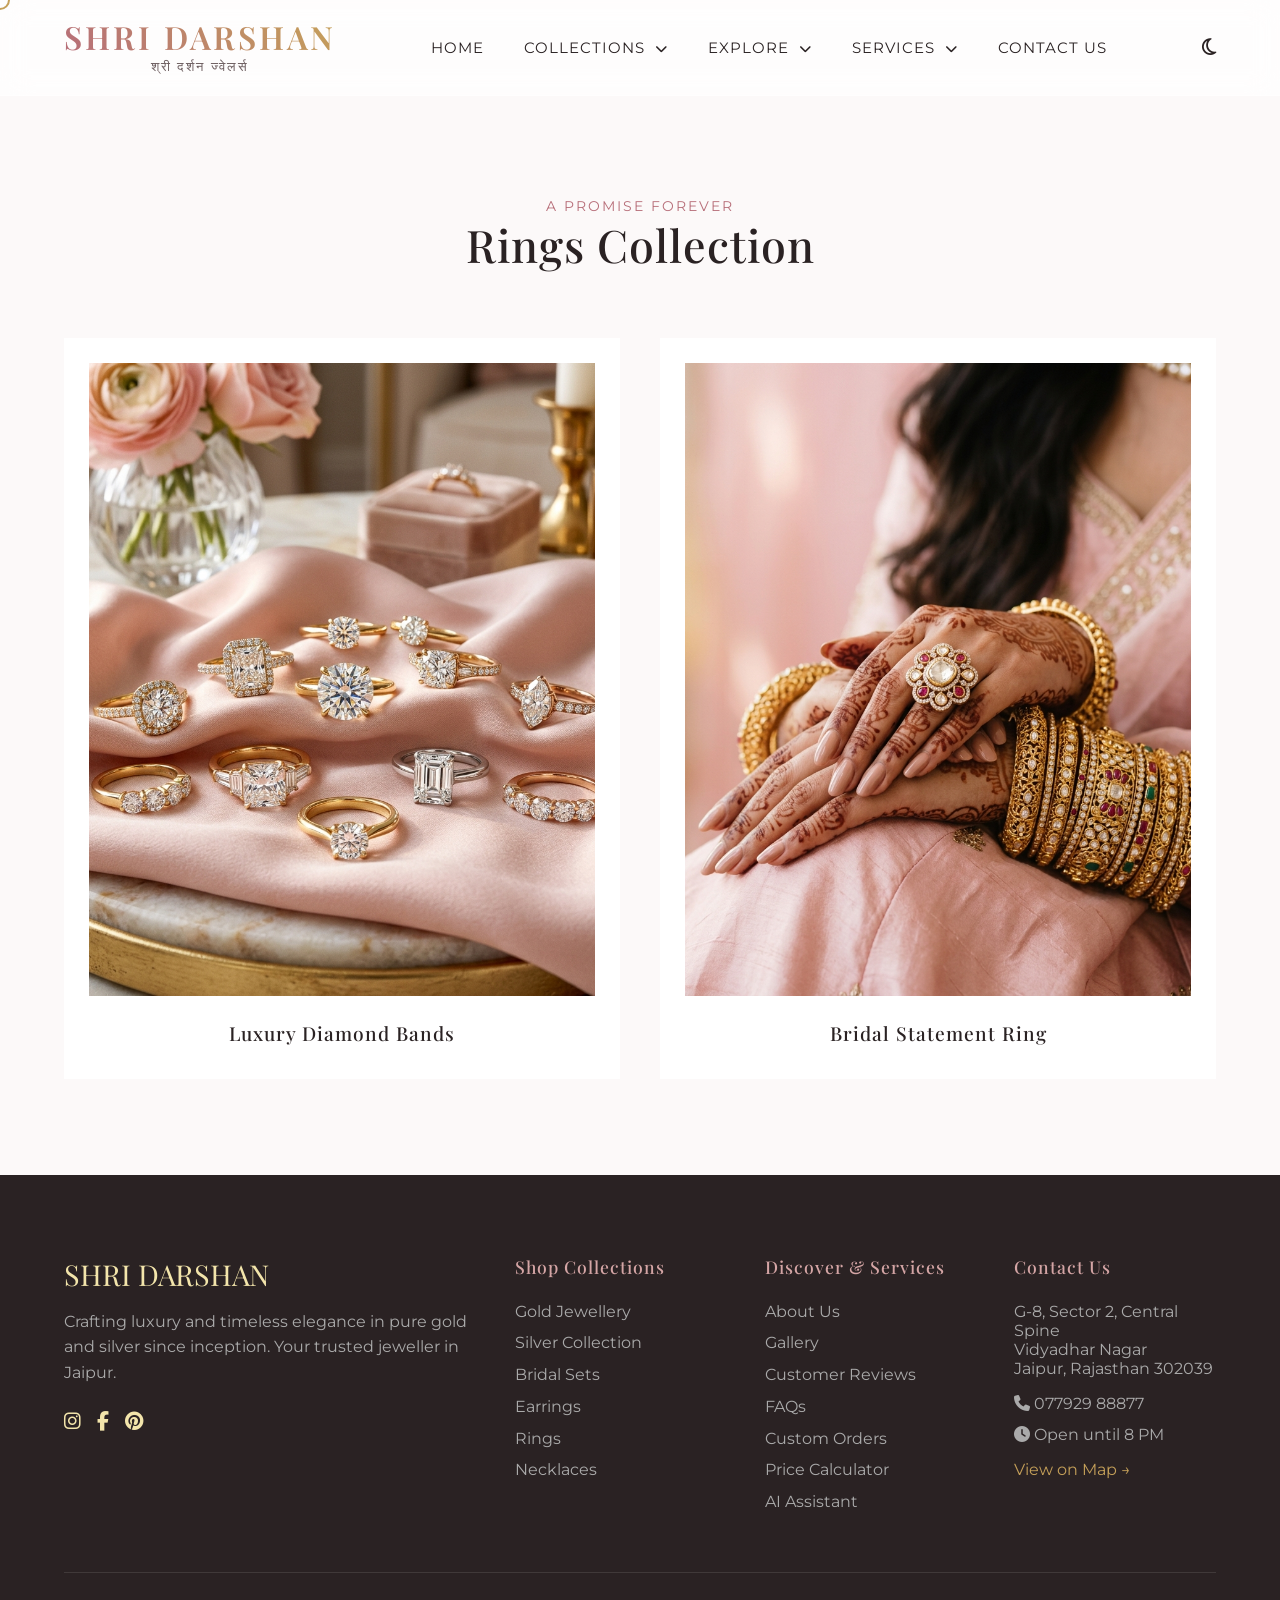
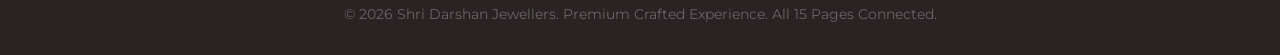
<file: rings.html>
<!DOCTYPE html>
<html lang="en">
<head>
    <meta charset="UTF-8">
    <meta name="viewport" content="width=device-width, initial-scale=1.0">
    <title>Rings Collection | Shri Darshan Jewellers</title>
    <link rel="stylesheet" href="styles.css?v=hamburger3">
    <link rel="stylesheet" href="https://cdnjs.cloudflare.com/ajax/libs/font-awesome/6.4.0/css/all.min.css">
</head>
<body data-theme="light">
    <div class="custom-cursor" id="customCursor"></div>
        <header id="header">
        <nav class="navbar">
                                    <div class="logo-container">
                <a href="index.html" style="text-decoration: none; text-align: center; display: block;">
                    <div class="logo-en" style="line-height: 1.1;">Shri Darshan</div>
                    <div class="logo-hi" style="font-size: 0.8rem; letter-spacing: 2px; color: var(--text-muted); font-family: 'Noto Sans Devanagari', sans-serif; margin-top: 5px;">श्री दर्शन ज्वेलर्स</div>
                </a>
            </div>
                        <button class="menu-toggle" type="button" onclick="toggleMobileMenu(event)" aria-label="Open navigation menu" aria-expanded="false">
                <span></span>
                <span></span>
                <span></span>
            </button>
<ul class="nav-links">
                <li><a href="index.html">Home</a></li>
                <li class="dropdown">
                    <a href="#" onclick="toggleMobileSubmenu(event)">Collections <i class="fas fa-chevron-down" style="font-size: 0.8em; margin-left: 5px;"></i></a>
                    <div class="dropdown-content">
                        <a href="gold.html">Gold Jewellery</a>
                        <a href="silver.html">Silver Artifacts</a>
                        <a href="bridal.html">Bridal Edit</a>
                        <a href="earrings.html">Earrings</a>
                        <a href="rings.html">Rings</a>
                        <a href="necklace.html">Necklaces</a>
                    </div>
                </li>
                <li class="dropdown">
                    <a href="#" onclick="toggleMobileSubmenu(event)">Explore <i class="fas fa-chevron-down" style="font-size: 0.8em; margin-left: 5px;"></i></a>
                    <div class="dropdown-content">
                        <a href="about.html">About Us</a>
                        <a href="gallery.html">Gallery</a>
                        <a href="reviews.html">Customer Reviews</a>
                        <a href="faq.html">FAQs</a>
                    </div>
                </li>
                <li class="dropdown">
                    <a href="#" onclick="toggleMobileSubmenu(event)">Services <i class="fas fa-chevron-down" style="font-size: 0.8em; margin-left: 5px;"></i></a>
                    <div class="dropdown-content">
                        <a href="custom-order.html">Custom Orders</a>
                        <a href="calculator.html">Price Calculator</a>
                        <a href="ai-assistant.html">AI Assistant</a>
                    </div>
                </li>
                <li><a href="contact.html">Contact Us</a></li>
            </ul>
            <div class="nav-icons">
                <i class="far fa-moon" id="themeToggle" title="Dark Mode" style="cursor: pointer;"></i>
            </div>
        </nav>
    </header>

    <div style="height: 100px;"></div>
    <section class="reveal">
        <div class="section-header">
            <span class="section-subtitle">A Promise Forever</span>
            <h1 class="section-title">Rings Collection</h1>
        </div>
        <div class="product-grid">
            <div class="product-card">
                <div class="product-image-wrap">
                    <img src="images/rings.png" alt="Diamond Rings" class="product-image">
                </div>
                <div class="product-info">
                    <h3 class="product-title">Luxury Diamond Bands</h3>
                </div>
            </div>
            <div class="product-card">
                <div class="product-image-wrap">
                    <img src="images/model-bangles.png" alt="Statement Ring" class="product-image">
                </div>
                <div class="product-info">
                    <h3 class="product-title">Bridal Statement Ring</h3>
                </div>
            </div>
        </div>
    </section>
        <footer>
        <div class="footer-grid">
            <div class="footer-brand">
                <div class="footer-logo">SHRI DARSHAN</div>
                <p style="color: #aaa; margin-bottom: 1.5rem; line-height: 1.6;">Crafting luxury and timeless elegance in pure gold and silver since inception. Your trusted jeweller in Jaipur.</p>
                <div class="social-icons" style="display: flex; gap: 1rem; font-size: 1.2rem;">
                    <a href="#" style="color: var(--champagne-gold);"><i class="fab fa-instagram"></i></a>
                    <a href="#" style="color: var(--champagne-gold);"><i class="fab fa-facebook-f"></i></a>
                    <a href="#" style="color: var(--champagne-gold);"><i class="fab fa-pinterest"></i></a>
                </div>
            </div>
            <div class="footer-links">
                <h4 style="color: var(--rose-gold-light); margin-bottom: 1.5rem; font-size: 1.1rem;">Shop Collections</h4>
                <ul>
                    <li><a href="gold.html">Gold Jewellery</a></li>
                    <li><a href="silver.html">Silver Collection</a></li>
                    <li><a href="bridal.html">Bridal Sets</a></li>
                    <li><a href="earrings.html">Earrings</a></li>
                    <li><a href="rings.html">Rings</a></li>
                    <li><a href="necklace.html">Necklaces</a></li>
                </ul>
            </div>
            <div class="footer-links">
                <h4 style="color: var(--rose-gold-light); margin-bottom: 1.5rem; font-size: 1.1rem;">Discover & Services</h4>
                <ul>
                    <li><a href="about.html">About Us</a></li>
                    <li><a href="gallery.html">Gallery</a></li>
                    <li><a href="reviews.html">Customer Reviews</a></li>
                    <li><a href="faq.html">FAQs</a></li>
                    <li><a href="custom-order.html">Custom Orders</a></li>
                    <li><a href="calculator.html">Price Calculator</a></li>
                    <li><a href="ai-assistant.html">AI Assistant</a></li>
                </ul>
            </div>
            <div class="footer-links">
                <h4 style="color: var(--rose-gold-light); margin-bottom: 1.5rem; font-size: 1.1rem;">Contact Us</h4>
                <ul>
                    <li style="color: #aaa;">G-8, Sector 2, Central Spine<br>Vidyadhar Nagar<br>Jaipur, Rajasthan 302039</li>
                    <li style="color: #aaa; margin-top: 1rem;"><i class="fas fa-phone"></i> 077929 88877</li>
                    <li style="color: #aaa;"><i class="fas fa-clock"></i> Open until 8 PM</li>
                    <li style="margin-top: 1rem;"><a href="contact.html" style="color: var(--accent-gold);">View on Map &rarr;</a></li>
                </ul>
            </div>
        </div>
        <div style="text-align: center; color: #666; border-top: 1px solid rgba(255,255,255,0.1); padding-top: 2rem; font-size: 0.9rem;">
            &copy; 2026 Shri Darshan Jewellers. Premium Crafted Experience. All 15 Pages Connected.
        </div>
    </footer>
    <script src="script.js?v=hamburger5"></script>
</body>
</html>
</file>
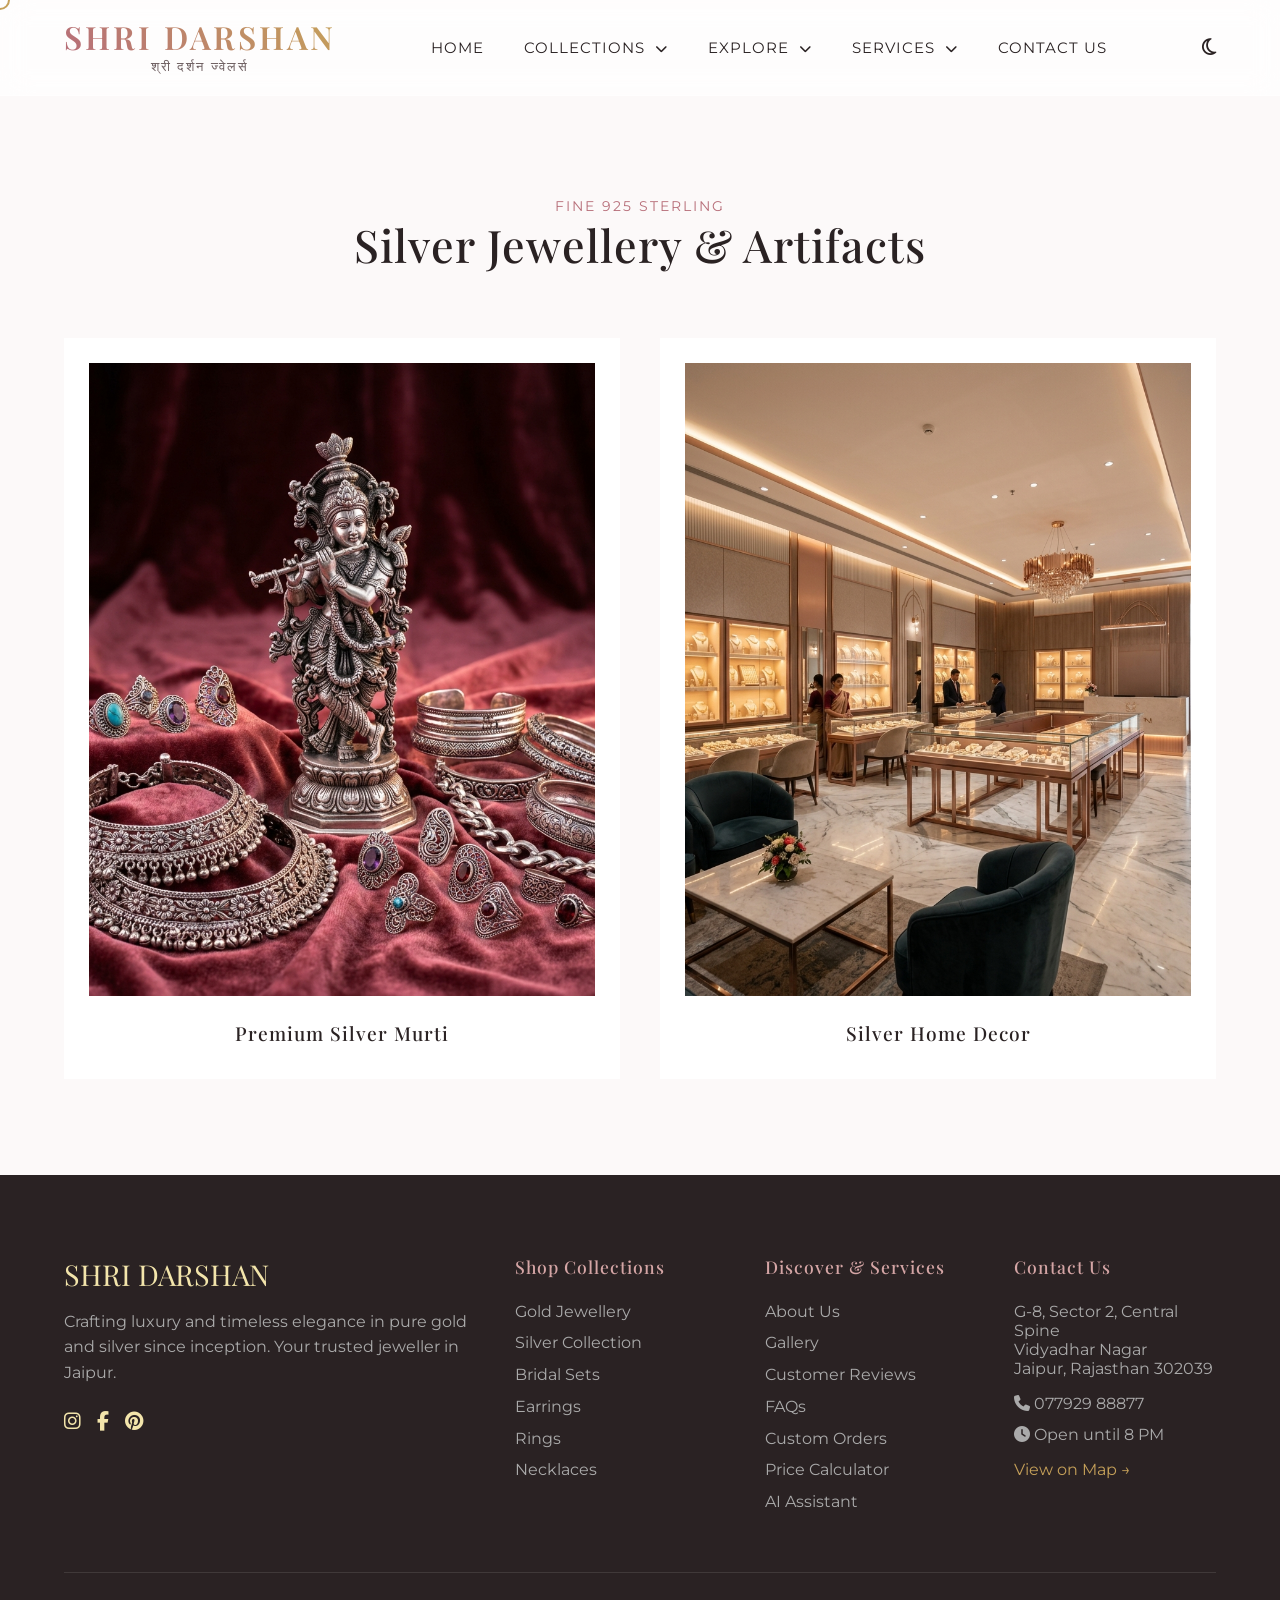
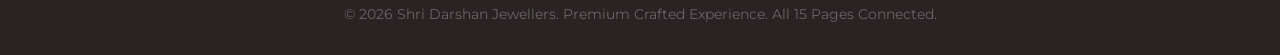
<file: silver.html>
<!DOCTYPE html>
<html lang="en">
<head>
    <meta charset="UTF-8">
    <meta name="viewport" content="width=device-width, initial-scale=1.0">
    <title>Silver Collection | Shri Darshan Jewellers</title>
    <link rel="stylesheet" href="styles.css?v=hamburger3">
    <link rel="stylesheet" href="https://cdnjs.cloudflare.com/ajax/libs/font-awesome/6.4.0/css/all.min.css">
</head>
<body data-theme="light">
    <div class="custom-cursor" id="customCursor"></div>
        <header id="header">
        <nav class="navbar">
                                    <div class="logo-container">
                <a href="index.html" style="text-decoration: none; text-align: center; display: block;">
                    <div class="logo-en" style="line-height: 1.1;">Shri Darshan</div>
                    <div class="logo-hi" style="font-size: 0.8rem; letter-spacing: 2px; color: var(--text-muted); font-family: 'Noto Sans Devanagari', sans-serif; margin-top: 5px;">श्री दर्शन ज्वेलर्स</div>
                </a>
            </div>
                        <button class="menu-toggle" type="button" onclick="toggleMobileMenu(event)" aria-label="Open navigation menu" aria-expanded="false">
                <span></span>
                <span></span>
                <span></span>
            </button>
<ul class="nav-links">
                <li><a href="index.html">Home</a></li>
                <li class="dropdown">
                    <a href="#" onclick="toggleMobileSubmenu(event)">Collections <i class="fas fa-chevron-down" style="font-size: 0.8em; margin-left: 5px;"></i></a>
                    <div class="dropdown-content">
                        <a href="gold.html">Gold Jewellery</a>
                        <a href="silver.html">Silver Artifacts</a>
                        <a href="bridal.html">Bridal Edit</a>
                        <a href="earrings.html">Earrings</a>
                        <a href="rings.html">Rings</a>
                        <a href="necklace.html">Necklaces</a>
                    </div>
                </li>
                <li class="dropdown">
                    <a href="#" onclick="toggleMobileSubmenu(event)">Explore <i class="fas fa-chevron-down" style="font-size: 0.8em; margin-left: 5px;"></i></a>
                    <div class="dropdown-content">
                        <a href="about.html">About Us</a>
                        <a href="gallery.html">Gallery</a>
                        <a href="reviews.html">Customer Reviews</a>
                        <a href="faq.html">FAQs</a>
                    </div>
                </li>
                <li class="dropdown">
                    <a href="#" onclick="toggleMobileSubmenu(event)">Services <i class="fas fa-chevron-down" style="font-size: 0.8em; margin-left: 5px;"></i></a>
                    <div class="dropdown-content">
                        <a href="custom-order.html">Custom Orders</a>
                        <a href="calculator.html">Price Calculator</a>
                        <a href="ai-assistant.html">AI Assistant</a>
                    </div>
                </li>
                <li><a href="contact.html">Contact Us</a></li>
            </ul>
            <div class="nav-icons">
                <i class="far fa-moon" id="themeToggle" title="Dark Mode" style="cursor: pointer;"></i>
            </div>
        </nav>
    </header>

    <div style="height: 100px;"></div>
    <section class="reveal">
        <div class="section-header">
            <span class="section-subtitle">Fine 925 Sterling</span>
            <h1 class="section-title">Silver Jewellery & Artifacts</h1>
        </div>
        <div class="product-grid">
            <div class="product-card">
                <div class="product-image-wrap">
                    <img src="images/silver-collection.png" alt="Silver Artifacts" class="product-image">
                </div>
                <div class="product-info">
                    <h3 class="product-title">Premium Silver Murti</h3>
                </div>
            </div>
            <!-- Reusing store interior as an ambiance shot for silver -->
            <div class="product-card">
                <div class="product-image-wrap">
                    <img src="images/store-interior.png" alt="Silver Display" class="product-image">
                </div>
                <div class="product-info">
                    <h3 class="product-title">Silver Home Decor</h3>
                </div>
            </div>
        </div>
    </section>
        <footer>
        <div class="footer-grid">
            <div class="footer-brand">
                <div class="footer-logo">SHRI DARSHAN</div>
                <p style="color: #aaa; margin-bottom: 1.5rem; line-height: 1.6;">Crafting luxury and timeless elegance in pure gold and silver since inception. Your trusted jeweller in Jaipur.</p>
                <div class="social-icons" style="display: flex; gap: 1rem; font-size: 1.2rem;">
                    <a href="#" style="color: var(--champagne-gold);"><i class="fab fa-instagram"></i></a>
                    <a href="#" style="color: var(--champagne-gold);"><i class="fab fa-facebook-f"></i></a>
                    <a href="#" style="color: var(--champagne-gold);"><i class="fab fa-pinterest"></i></a>
                </div>
            </div>
            <div class="footer-links">
                <h4 style="color: var(--rose-gold-light); margin-bottom: 1.5rem; font-size: 1.1rem;">Shop Collections</h4>
                <ul>
                    <li><a href="gold.html">Gold Jewellery</a></li>
                    <li><a href="silver.html">Silver Collection</a></li>
                    <li><a href="bridal.html">Bridal Sets</a></li>
                    <li><a href="earrings.html">Earrings</a></li>
                    <li><a href="rings.html">Rings</a></li>
                    <li><a href="necklace.html">Necklaces</a></li>
                </ul>
            </div>
            <div class="footer-links">
                <h4 style="color: var(--rose-gold-light); margin-bottom: 1.5rem; font-size: 1.1rem;">Discover & Services</h4>
                <ul>
                    <li><a href="about.html">About Us</a></li>
                    <li><a href="gallery.html">Gallery</a></li>
                    <li><a href="reviews.html">Customer Reviews</a></li>
                    <li><a href="faq.html">FAQs</a></li>
                    <li><a href="custom-order.html">Custom Orders</a></li>
                    <li><a href="calculator.html">Price Calculator</a></li>
                    <li><a href="ai-assistant.html">AI Assistant</a></li>
                </ul>
            </div>
            <div class="footer-links">
                <h4 style="color: var(--rose-gold-light); margin-bottom: 1.5rem; font-size: 1.1rem;">Contact Us</h4>
                <ul>
                    <li style="color: #aaa;">G-8, Sector 2, Central Spine<br>Vidyadhar Nagar<br>Jaipur, Rajasthan 302039</li>
                    <li style="color: #aaa; margin-top: 1rem;"><i class="fas fa-phone"></i> 077929 88877</li>
                    <li style="color: #aaa;"><i class="fas fa-clock"></i> Open until 8 PM</li>
                    <li style="margin-top: 1rem;"><a href="contact.html" style="color: var(--accent-gold);">View on Map &rarr;</a></li>
                </ul>
            </div>
        </div>
        <div style="text-align: center; color: #666; border-top: 1px solid rgba(255,255,255,0.1); padding-top: 2rem; font-size: 0.9rem;">
            &copy; 2026 Shri Darshan Jewellers. Premium Crafted Experience. All 15 Pages Connected.
        </div>
    </footer>
    <script src="script.js?v=hamburger5"></script>
</body>
</html>
</file>
<file: styles.css>
/* Premium Luxury Jewellery CSS */
@import url('https://fonts.googleapis.com/css2?family=Montserrat:wght@300;400;500;600&family=Playfair+Display:ital,wght@0,400;0,500;0,600;0,700;1,400&display=swap');

:root {
  /* Light/Luxury Mode Colors */
  --bg-color: #fcf9f9;
  --surface-color: #ffffff;
  --primary-blush: #f8e5e5;
  --rose-gold: #b76e79;
  --rose-gold-light: #d4a5a5;
  --champagne-gold: #f3e5ab;
  --accent-gold: #c5a059;
  --text-main: #2a2223;
  --text-muted: #6b5c5e;
  --glass-bg: rgba(255, 255, 255, 0.7);
  --glass-border: rgba(255, 255, 255, 0.5);
  --shadow-soft: 0 10px 30px rgba(183, 110, 121, 0.1);
  --shadow-glow: 0 0 20px rgba(197, 160, 89, 0.4);
  
  --font-heading: 'Playfair Display', serif;
  --font-body: 'Montserrat', sans-serif;
}

[data-theme="dark"] {
  --bg-color: #1a1516;
  --surface-color: #241c1e;
  --primary-blush: #2d1f22;
  --text-main: #fcf9f9;
  --text-muted: #b5a4a6;
  --glass-bg: rgba(36, 28, 30, 0.7);
  --glass-border: rgba(183, 110, 121, 0.2);
  --shadow-soft: 0 10px 30px rgba(0, 0, 0, 0.5);
}

* {
  margin: 0;
  padding: 0;
  box-sizing: border-box;
  scroll-behavior: smooth;
  cursor: none; /* Custom cursor */
}

body {
  font-family: var(--font-body);
  background-color: var(--bg-color);
  color: var(--text-main);
  overflow-x: hidden;
  transition: background-color 0.5s ease, color 0.5s ease;
  min-width: 320px;
}

html,
body {
  width: 100%;
  max-width: 100%;
}

/* Custom Cursor */
.custom-cursor {
  position: fixed;
  width: 20px;
  height: 20px;
  border: 2px solid var(--accent-gold);
  border-radius: 50%;
  pointer-events: none;
  transform: translate(-50%, -50%);
  z-index: 9999;
  transition: width 0.2s, height 0.2s, background-color 0.2s;
}

.custom-cursor.hover {
  width: 40px;
  height: 40px;
  background-color: rgba(197, 160, 89, 0.2);
}

h1, h2, h3, h4, h5, h6 {
  font-family: var(--font-heading);
  font-weight: 500;
  letter-spacing: 1px;
}

a, button, input, select, textarea {
  font-family: inherit;
  cursor: none; /* Let custom cursor handle this */
}

a {
  text-decoration: none;
  color: inherit;
}

/* Loading Screen */
.loader-wrapper {
  position: fixed;
  top: 0;
  left: 0;
  width: 100%;
  height: 100%;
  background: var(--bg-color);
  display: flex;
  justify-content: center;
  align-items: center;
  z-index: 10000;
  transition: opacity 1s ease;
}
.loader-logo {
  font-family: var(--font-heading);
  font-size: 2.5rem;
  color: var(--accent-gold);
  animation: pulse 2s infinite;
}

@keyframes pulse {
  0% { transform: scale(0.95); opacity: 0.5; }
  50% { transform: scale(1.05); opacity: 1; text-shadow: var(--shadow-glow); }
  100% { transform: scale(0.95); opacity: 0.5; }
}

/* Premium Navbar (Glassmorphism) */
header {
  position: fixed;
  top: 0;
  width: 100%;
  background: var(--glass-bg);
  backdrop-filter: blur(15px);
  -webkit-backdrop-filter: blur(15px);
  border-bottom: 1px solid var(--glass-border);
  z-index: 1000;
  transition: all 0.4s ease;
}

.navbar {
  display: flex;
  justify-content: space-between;
  align-items: center;
  padding: 1.2rem 5%;
  max-width: 1600px;
  margin: 0 auto;
  gap: 2rem;
}

.logo-container {
  text-align: center;
}

.logo-en {
  font-family: var(--font-heading);
  font-size: 2rem;
  font-weight: 600;
  color: var(--text-main);
  letter-spacing: 3px;
  text-transform: uppercase;
  background: linear-gradient(45deg, var(--rose-gold), var(--accent-gold));
  -webkit-background-clip: text;
  -webkit-text-fill-color: transparent;
}

.logo-hi {
  font-size: 0.9rem;
  color: var(--text-muted);
  letter-spacing: 1px;
  display: block;
}

.nav-links {
  display: flex;
  list-style: none;
  gap: 2.5rem;
  align-items: center;
  min-width: 0;
}

.nav-links a {
  font-size: 0.95rem;
  text-transform: uppercase;
  letter-spacing: 1px;
  position: relative;
  transition: color 0.3s ease;
}

.nav-links a:hover {
  color: var(--rose-gold);
}

.nav-links a::after {
  content: '';
  position: absolute;
  width: 0;
  height: 1px;
  bottom: -5px;
  left: 50%;
  transform: translateX(-50%);
  background-color: var(--accent-gold);
  transition: width 0.3s ease;
}

.nav-links a:hover::after {
  width: 100%;
}

.nav-icons {
  display: flex;
  gap: 1.5rem;
  font-size: 1.2rem;
  color: var(--text-main);
}

.nav-icons i {
  transition: color 0.3s ease, transform 0.3s ease;
}

.nav-icons i:hover {
  color: var(--accent-gold);
  transform: scale(1.1);
  text-shadow: var(--shadow-glow);
}

.menu-toggle {
  display: none;
  width: 46px;
  height: 46px;
  border: 1px solid var(--glass-border);
  border-radius: 50%;
  background: var(--surface-color);
  color: var(--text-main);
  align-items: center;
  justify-content: center;
  flex-direction: column;
  gap: 5px;
  box-shadow: var(--shadow-soft);
}

.menu-toggle span {
  width: 20px;
  height: 2px;
  background: currentColor;
  border-radius: 999px;
  pointer-events: none;
  transition: transform 0.3s ease, opacity 0.3s ease;
}

.menu-toggle.is-open span:nth-child(1) {
  transform: translateY(7px) rotate(45deg);
}

.menu-toggle.is-open span:nth-child(2) {
  opacity: 0;
}

.menu-toggle.is-open span:nth-child(3) {
  transform: translateY(-7px) rotate(-45deg);
}

/* Hero Section with Sparkles */
.hero {
  height: 100vh;
  position: relative;
  display: flex;
  align-items: center;
  justify-content: flex-start;
  padding-left: 10%;
  overflow: hidden;
  background: var(--primary-blush);
}

.hero-bg {
  position: absolute;
  top: 0;
  right: 0;
  width: 65%;
  height: 100%;
  object-fit: cover;
  z-index: 1;
  mask-image: linear-gradient(to left, rgba(0,0,0,1) 50%, rgba(0,0,0,0) 100%);
  -webkit-mask-image: linear-gradient(to left, rgba(0,0,0,1) 50%, rgba(0,0,0,0) 100%);
}

.hero-content {
  position: relative;
  z-index: 2;
  max-width: 600px;
}

.hero-subtitle {
  font-family: var(--font-body);
  color: var(--rose-gold);
  text-transform: uppercase;
  letter-spacing: 3px;
  font-size: 0.9rem;
  margin-bottom: 1rem;
  display: block;
}

.hero-content h1 {
  font-size: clamp(2.8rem, 6vw, 4.5rem);
  line-height: 1.1;
  margin-bottom: 1.5rem;
  color: var(--text-main);
}

.hero-content p {
  font-size: 1.1rem;
  color: var(--text-muted);
  margin-bottom: 2.5rem;
  line-height: 1.6;
}

.btn-group {
  display: flex;
  gap: 1.5rem;
  flex-wrap: wrap;
}

.btn {
  padding: 15px 35px;
  border-radius: 0; /* Premium sharp edges */
  font-weight: 500;
  font-size: 0.9rem;
  text-transform: uppercase;
  letter-spacing: 2px;
  transition: all 0.4s ease;
  border: 1px solid transparent;
  position: relative;
  overflow: hidden;
  display: inline-flex;
  align-items: center;
  justify-content: center;
  min-height: 48px;
  text-align: center;
}

.btn-primary {
  background-color: var(--text-main);
  color: var(--surface-color);
}

.btn-primary:hover {
  background-color: var(--accent-gold);
  box-shadow: var(--shadow-glow);
}

.btn-outline {
  border-color: var(--text-main);
  color: var(--text-main);
}

.btn-outline:hover {
  background-color: var(--text-main);
  color: var(--surface-color);
}

/* Floating Sparkles */
.sparkles {
  position: absolute;
  top: 0;
  left: 0;
  width: 100%;
  height: 100%;
  pointer-events: none;
  z-index: 3;
  background-image: radial-gradient(var(--champagne-gold) 1px, transparent 1px);
  background-size: 50px 50px;
  opacity: 0.3;
  animation: sparkleMove 20s linear infinite;
}

@keyframes sparkleMove {
  0% { background-position: 0 0; }
  100% { background-position: 500px 500px; }
}

/* Section Globals */
section {
  padding: 6rem 5%;
  max-width: 1600px;
  margin: 0 auto;
}

.section-header {
  text-align: center;
  margin-bottom: 4rem;
  max-width: 900px;
  margin-left: auto;
  margin-right: auto;
}

.section-title {
  font-size: clamp(2rem, 5vw, 2.8rem);
  color: var(--text-main);
  margin-bottom: 1rem;
  overflow-wrap: break-word;
}

.section-subtitle {
  color: var(--rose-gold);
  font-family: var(--font-body);
  text-transform: uppercase;
  letter-spacing: 2px;
  font-size: 0.85rem;
}

.section-header p {
  max-width: 34rem;
  margin-left: auto;
  margin-right: auto;
  line-height: 1.6;
  overflow-wrap: break-word;
}

/* Premium Product Cards */
.product-grid {
  display: grid;
  grid-template-columns: repeat(auto-fit, minmax(280px, 1fr));
  gap: 2.5rem;
}

.product-card {
  background: var(--surface-color);
  border: 1px solid var(--glass-border);
  padding: 1.5rem;
  transition: all 0.4s ease;
  position: relative;
  group: product; /* Setup for hover effects */
}

.product-card:hover {
  transform: translateY(-5px);
  box-shadow: var(--shadow-soft);
  border-color: var(--rose-gold-light);
}

.product-image-wrap {
  position: relative;
  overflow: hidden;
  margin-bottom: 1.5rem;
  aspect-ratio: 4/5;
  background: var(--primary-blush);
}

.product-image {
  width: 100%;
  height: 100%;
  object-fit: cover;
  transition: transform 0.7s ease;
}

.product-card:hover .product-image {
  transform: scale(1.08);
}

.product-actions {
  position: absolute;
  bottom: 0;
  left: 0;
  width: 100%;
  display: flex;
  justify-content: center;
  gap: 1rem;
  padding: 1rem;
  background: linear-gradient(to top, rgba(0,0,0,0.4), transparent);
  opacity: 0;
  transform: translateY(20px);
  transition: all 0.4s ease;
}

.product-card:hover .product-actions {
  opacity: 1;
  transform: translateY(0);
}

.action-btn {
  background: var(--surface-color);
  color: var(--text-main);
  width: 40px;
  height: 40px;
  border-radius: 50%;
  display: flex;
  justify-content: center;
  align-items: center;
  border: none;
  transition: all 0.3s ease;
}

.action-btn:hover {
  background: var(--accent-gold);
  color: white;
}

.product-info {
  text-align: center;
}

.product-category {
  font-size: 0.8rem;
  color: var(--text-muted);
  text-transform: uppercase;
  letter-spacing: 1px;
  margin-bottom: 0.5rem;
}

.product-title {
  font-family: var(--font-heading);
  font-size: 1.2rem;
  color: var(--text-main);
  margin-bottom: 0.5rem;
}

.product-price {
  color: var(--accent-gold);
  font-weight: 500;
  font-size: 1.1rem;
}

/* Premium Model Showcase Section */
.showcase-section {
  display: grid;
  grid-template-columns: 1fr 1fr;
  gap: 0;
  background: var(--primary-blush);
  margin: 4rem 0;
}

.showcase-image {
  width: 100%;
  height: 100%;
  object-fit: cover;
}

.showcase-content {
  padding: 10%;
  display: flex;
  flex-direction: column;
  justify-content: center;
}

/* Floating Elements (WhatsApp, Call, AI) */
.floating-widget-container {
  position: fixed;
  bottom: 30px;
  right: 30px;
  display: flex;
  flex-direction: column;
  gap: 15px;
  z-index: 999;
}

.widget-btn {
  width: 55px;
  height: 55px;
  border-radius: 50%;
  display: flex;
  justify-content: center;
  align-items: center;
  font-size: 1.4rem;
  color: white;
  box-shadow: var(--shadow-soft);
  transition: all 0.3s ease;
  position: relative;
}

.widget-btn:hover {
  transform: translateY(-5px);
}

.btn-whatsapp { background-color: #25D366; }
.btn-call { background-color: var(--accent-gold); }
.btn-ai { background: linear-gradient(135deg, var(--rose-gold), var(--text-main)); }

.btn-ai::before {
  content: '';
  position: absolute;
  top: -5px; left: -5px; right: -5px; bottom: -5px;
  border-radius: 50%;
  background: linear-gradient(135deg, var(--rose-gold), var(--accent-gold));
  z-index: -1;
  animation: glowPulse 2s infinite;
}

@keyframes glowPulse {
  0% { transform: scale(1); opacity: 0.5; }
  50% { transform: scale(1.2); opacity: 0; }
  100% { transform: scale(1); opacity: 0; }
}

/* Calculator specific overrides */
.calc-container {
  background: var(--surface-color);
  padding: 3rem;
  border: 1px solid var(--glass-border);
  box-shadow: var(--shadow-soft);
  max-width: 800px;
  margin: 0 auto;
  position: relative;
}

.calc-container::before {
  content: '';
  position: absolute;
  top: 0; left: 0; width: 100%; height: 5px;
  background: linear-gradient(90deg, var(--rose-gold), var(--accent-gold));
}

.form-grid {
  display: grid;
  grid-template-columns: 1fr 1fr;
  gap: 1.5rem;
}

.form-group label {
  color: var(--text-muted);
  font-size: 0.85rem;
  text-transform: uppercase;
  letter-spacing: 1px;
  margin-bottom: 0.5rem;
  display: block;
}

.premium-input {
  width: 100%;
  padding: 12px 0;
  border: none;
  border-bottom: 1px solid #ccc;
  background: transparent;
  font-size: 1.1rem;
  color: var(--text-main);
  transition: border-color 0.3s;
}

.premium-input:focus {
  outline: none;
  border-bottom-color: var(--accent-gold);
}

.calc-result-area {
  margin-top: 3rem;
  padding: 2rem;
  background: var(--primary-blush);
  text-align: center;
}

.calc-total {
  font-family: var(--font-heading);
  font-size: 3rem;
  color: var(--text-main);
  margin: 1rem 0;
}

/* Mobile Sticky Bottom Menu */
.mobile-bottom-menu {
  display: none;
  position: fixed;
  bottom: 0;
  left: 0;
  width: 100%;
  background: var(--surface-color);
  box-shadow: 0 -5px 20px rgba(0,0,0,0.05);
  z-index: 1000;
  justify-content: space-around;
  padding: 10px 0;
}

.mobile-menu-item {
  display: flex;
  flex-direction: column;
  align-items: center;
  color: var(--text-muted);
  font-size: 0.75rem;
  gap: 5px;
}

.mobile-menu-item.active {
  color: var(--rose-gold);
}

.mobile-menu-item i {
  font-size: 1.2rem;
}

/* Scroll Reveal Class */
.reveal {
  opacity: 0;
  transform: translateY(50px);
  transition: all 0.8s ease;
}

.reveal.active {
  opacity: 1;
  transform: translateY(0);
}

/* AI Chat Popup UI */
.ai-chat-popup {
  position: fixed;
  bottom: 100px;
  right: 30px;
  width: 350px;
  height: 500px;
  background: var(--surface-color);
  border: 1px solid var(--glass-border);
  box-shadow: var(--shadow-soft);
  border-radius: 15px;
  display: none; /* toggled via js */
  flex-direction: column;
  z-index: 1000;
  overflow: hidden;
}

.chat-header {
  background: linear-gradient(135deg, var(--rose-gold), var(--accent-gold));
  color: white;
  padding: 15px;
  display: flex;
  justify-content: space-between;
  align-items: center;
}

.chat-body {
  flex: 1;
  padding: 15px;
  overflow-y: auto;
  display: flex;
  flex-direction: column;
  gap: 10px;
  background: var(--bg-color);
}

.chat-msg {
  max-width: 80%;
  padding: 10px 15px;
  border-radius: 15px;
  font-size: 0.9rem;
}

.msg-ai {
  background: var(--surface-color);
  align-self: flex-start;
  border-bottom-left-radius: 2px;
  border: 1px solid var(--glass-border);
}

.msg-user {
  background: var(--primary-blush);
  align-self: flex-end;
  border-bottom-right-radius: 2px;
}

.chat-input-area {
  padding: 15px;
  border-top: 1px solid var(--glass-border);
  display: flex;
  gap: 10px;
}

.chat-input-area input {
  flex: 1;
  padding: 10px;
  border: 1px solid #ddd;
  border-radius: 20px;
  background: var(--bg-color);
  color: var(--text-main);
}

.chat-input-area button {
  background: var(--text-main);
  color: white;
  border: none;
  width: 40px;
  height: 40px;
  border-radius: 50%;
}

/* Footer */
footer {
  background-color: var(--text-main);
  color: white;
  padding: 5rem 5% 2rem;
}

.footer-grid {
  display: grid;
  grid-template-columns: 2fr 1fr 1fr 1fr;
  gap: 3rem;
  max-width: 1600px;
  margin: 0 auto 3rem;
}

.footer-logo {
  font-family: var(--font-heading);
  font-size: 1.8rem;
  color: var(--champagne-gold);
  margin-bottom: 1rem;
}

.footer-links h4 {
  color: var(--rose-gold-light);
  margin-bottom: 1.5rem;
  font-size: 1.1rem;
}

.footer-links ul {
  list-style: none;
}

.footer-links li {
  margin-bottom: 0.8rem;
}

.footer-links a {
  color: #aaa;
  transition: color 0.3s;
}

.footer-links a:hover {
  color: var(--champagne-gold);
}

/* Responsive */
@media (max-width: 1024px) {
  .hero-content h1 { font-size: 3.5rem; }
  .showcase-section { grid-template-columns: 1fr; }
  .nav-links { gap: 1.4rem; }
  .footer-grid { grid-template-columns: repeat(2, 1fr); }
}

@media (max-width: 768px) {
  * {
    cursor: auto;
  }

  a, button, input, select, textarea {
    cursor: pointer;
  }

  input, select, textarea {
    cursor: text;
  }

  .custom-cursor {
    display: none;
  }

  body {
    padding-bottom: 72px;
  }

  header {
    position: sticky;
  }

  .navbar {
    align-items: stretch;
    flex-direction: column;
    gap: 0.8rem;
    padding: 0.85rem 4%;
    max-width: 100%;
    overflow: hidden;
  }

  .logo-en {
    font-size: 1.5rem;
    letter-spacing: 2px;
  }

  .logo-hi {
    font-size: 0.75rem;
  }

  .nav-links {
    display: flex;
    gap: 0.7rem;
    overflow-x: auto;
    overflow-y: hidden;
    padding: 0.35rem 0 0.25rem;
    scrollbar-width: none;
    white-space: nowrap;
    width: 100%;
    max-width: 100%;
  }

  .nav-links::-webkit-scrollbar {
    display: none;
  }

  .nav-links li {
    flex: 0 0 auto;
  }

  .nav-links a {
    display: inline-flex;
    align-items: center;
    min-height: 38px;
    padding: 0 0.85rem;
    border: 1px solid var(--glass-border);
    border-radius: 999px;
    background: var(--glass-bg);
    font-size: 0.78rem;
    letter-spacing: 0.5px;
  }

  .nav-links a::after,
  .dropdown > a i {
    display: none;
  }

  .dropdown-content {
    display: none !important;
  }

  .nav-icons { display: none; }
  .mobile-bottom-menu { display: flex; }

  .hero {
    min-height: calc(100svh - 118px);
    height: auto;
    padding: 6rem 5% 4rem;
    justify-content: center;
    text-align: center;
  }

  .hero-bg {
    width: 100%;
    mask-image: none;
    -webkit-mask-image: none;
    opacity: 0.32;
    object-position: 65% center;
  }

  .hero-content {
    width: 100%;
    max-width: min(34rem, calc(100vw - 2rem));
  }

  .hero-content h1 {
    font-size: clamp(2.35rem, 12vw, 3.3rem);
  }

  .hero-content p {
    font-size: 1rem;
    margin-bottom: 2rem;
  }

  .hero-subtitle,
  .section-subtitle {
    letter-spacing: 1.6px;
  }

  .btn-group { justify-content: center; }
  .btn { width: 100%; max-width: min(340px, calc(100vw - 40px)); padding: 13px 22px; }
  .product-grid { grid-template-columns: repeat(auto-fit, minmax(220px, 1fr)); gap: 1.25rem; }
  .product-card { padding: 1rem; }
  .product-actions { opacity: 1; transform: none; }
  .showcase-section { margin: 2rem 0; }
  .showcase-image { aspect-ratio: 4 / 3; height: auto; }
  .showcase-content { padding: 2rem 5%; text-align: center; }
  .showcase-content .btn { align-self: center !important; }
  .showcase-content .section-title,
  .showcase-content h2[style] { font-size: clamp(2rem, 9vw, 2.6rem) !important; }
  .section-header {
    width: min(100%, 300px);
    margin-bottom: 2.5rem;
  }

  .section-header p {
    width: 100%;
    max-width: 100%;
  }
  div[style*="grid-template-columns: 1fr 1fr"] {
    grid-template-columns: 1fr !important;
    gap: 1.5rem !important;
  }

  div[style*="grid-template-columns: repeat(auto-fit, minmax(300px, 1fr))"] {
    grid-template-columns: 1fr !important;
  }

  div[style*="padding: 3rem"] {
    padding: 1.5rem !important;
  }

  div[style*="height: 500px"] {
    height: min(420px, 72vw) !important;
    border-radius: 8px !important;
  }

  div[style*="height: 100px"] {
    height: 36px !important;
  }

  .form-grid { grid-template-columns: 1fr; }
  .calc-container { padding: 2rem 1.25rem; }
  .calc-result-area { padding: 1.5rem 1rem; }
  .calc-total { font-size: clamp(2rem, 11vw, 3rem); overflow-wrap: anywhere; }
  .footer-grid { grid-template-columns: 1fr; text-align: center; }
  .social-icons { justify-content: center; }
  section { padding: 3.5rem 5%; }
  .floating-widget-container { bottom: 86px; right: 16px; gap: 12px; }
  .widget-btn { width: 50px; height: 50px; font-size: 1.25rem; }
  .ai-chat-popup {
    left: 5%;
    right: 5%;
    bottom: 86px;
    width: auto;
    height: min(520px, calc(100svh - 170px));
  }

  .chat-input-area {
    padding: 12px;
  }

  .global-lightbox {
    padding: 20px;
  }

  .lightbox-close {
    top: 16px;
    right: 20px;
  }

  footer {
    padding-bottom: 6rem;
  }
}

@media (max-width: 560px) {
  .loader-logo {
    font-size: 1.8rem;
  }

  .hero-content h1 {
    font-size: 2rem;
    line-height: 1.08;
  }

  .hero-content {
    max-width: 300px;
  }

  .hero-content p {
    font-size: 0.95rem;
  }

  .section-title {
    font-size: clamp(1.75rem, 8vw, 2.05rem);
    max-width: 12ch;
    margin-left: auto;
    margin-right: auto;
    line-height: 1.12;
  }

  .product-grid {
    grid-template-columns: 1fr;
  }

  .product-image-wrap {
    aspect-ratio: 1 / 1;
  }

  .mobile-bottom-menu {
    padding: 8px 4px calc(8px + env(safe-area-inset-bottom));
  }

  .mobile-menu-item {
    min-width: 62px;
    font-size: 0.68rem;
  }

  .mobile-menu-item i {
    font-size: 1.05rem;
  }
}

@media (max-width: 420px) {
  .navbar {
    padding-inline: 3.5%;
  }

  .logo-en {
    font-size: 1.25rem;
  }

  .nav-links a {
    min-height: 34px;
    padding-inline: 0.7rem;
    font-size: 0.72rem;
  }

  .hero {
    padding-inline: 4%;
  }

  .hero-content h1 {
    font-size: 1.95rem;
    line-height: 1.08;
  }

  .hero-content p {
    font-size: 0.95rem;
  }

  .btn {
    max-width: 100%;
  }

  .calc-container {
    padding-inline: 1rem;
  }

  .footer-logo {
    font-size: 1.45rem;
  }
}

/* Dropdown Styles */
.dropdown { position: relative; display: inline-block; }
.dropdown-content { display: none; position: absolute; background-color: var(--glass-bg); min-width: 200px; box-shadow: var(--shadow-soft); z-index: 1001; border: 1px solid var(--glass-border); border-radius: 10px; overflow: hidden; backdrop-filter: blur(15px); top: 100%; left: 0; padding: 0.5rem 0; }
.dropdown-content a { color: var(--text-main); padding: 12px 20px; text-decoration: none; display: block; font-size: 0.9rem; text-transform: capitalize; transition: background-color 0.3s; }
.dropdown-content a::after { display: none; }
.dropdown-content a:hover { background-color: var(--primary-blush); color: var(--rose-gold); }
.dropdown:hover .dropdown-content { display: block; }

@media (max-width: 768px) {
  body {
    padding-bottom: 0;
  }

  header {
    overflow: visible;
  }

  .navbar {
    position: relative;
    flex-direction: row;
    align-items: center;
    justify-content: space-between;
    gap: 1rem;
    min-height: 76px;
    padding-right: 72px;
    overflow: visible;
  }

  .logo-container {
    text-align: left;
  }

  .menu-toggle {
    display: inline-flex;
    flex: 0 0 auto;
    position: absolute;
    top: 50%;
    right: 4%;
    transform: translateY(-50%);
    cursor: pointer;
  }

  .nav-links {
    position: absolute;
    top: calc(100% + 1px);
    left: 0;
    right: 0;
    display: flex;
    flex-direction: column;
    align-items: stretch;
    gap: 0;
    width: 100%;
    max-width: none;
    max-height: min(0px, calc(100svh - 90px));
    overflow: hidden;
    padding: 0;
    white-space: normal;
    background: var(--surface-color);
    border: 1px solid var(--glass-border);
    box-shadow: var(--shadow-soft);
    opacity: 0;
    transform: translateY(-8px);
    pointer-events: none;
    transition: max-height 0.35s ease, opacity 0.25s ease, transform 0.25s ease;
  }

  .nav-links.is-open {
    max-height: calc(100svh - 90px);
    overflow-y: auto;
    opacity: 1;
    transform: translateY(0);
    pointer-events: auto;
  }

  .nav-links li {
    width: 100%;
    border-bottom: 1px solid var(--glass-border);
  }

  .nav-links li:last-child {
    border-bottom: 0;
  }

  .nav-links a {
    width: 100%;
    min-height: 48px;
    justify-content: space-between;
    padding: 0.95rem 1.1rem;
    border: 0;
    border-radius: 0;
    background: transparent;
    font-size: 0.86rem;
    color: var(--text-main);
  }

  .dropdown {
    display: block;
  }

  .dropdown > a i {
    display: inline-block;
    margin-left: auto !important;
    transition: transform 0.25s ease;
  }

  .dropdown.is-open > a i {
    transform: rotate(180deg);
  }

  .dropdown-content,
  .dropdown:hover .dropdown-content {
    position: static;
    display: none !important;
    min-width: 0;
    width: 100%;
    padding: 0;
    border: 0;
    border-radius: 0;
    box-shadow: none;
    background: var(--primary-blush);
    backdrop-filter: none;
    -webkit-backdrop-filter: none;
  }

  .dropdown.is-open .dropdown-content {
    display: block !important;
  }

  .dropdown-content a {
    min-height: 44px;
    padding: 0.8rem 1.75rem;
    font-size: 0.82rem;
    color: var(--text-muted);
    background: transparent;
  }

  .dropdown-content a:hover {
    background: rgba(255, 255, 255, 0.45);
  }

  .mobile-bottom-menu {
    display: none;
  }

  .floating-widget-container {
    bottom: 24px;
  }

  .ai-chat-popup {
    bottom: 90px;
  }
}


/* Lightbox Global Styles */
.global-lightbox { display: none; position: fixed; z-index: 10000; padding-top: 50px; left: 0; top: 0; width: 100%; height: 100%; overflow: auto; background-color: rgba(26, 21, 22, 0.95); backdrop-filter: blur(10px); opacity: 0; transition: opacity 0.3s ease; }
.global-lightbox.show { display: flex; opacity: 1; align-items: center; justify-content: center; }
.global-lightbox-img { margin: auto; display: block; max-width: 90%; max-height: 85vh; border-radius: 10px; box-shadow: var(--shadow-glow); transform: scale(0.9); transition: transform 0.3s ease; }
.global-lightbox.show .global-lightbox-img { transform: scale(1); }
.lightbox-close { position: absolute; top: 30px; right: 40px; color: var(--champagne-gold); font-size: 40px; font-weight: bold; transition: 0.3s; z-index: 10001; cursor: pointer; }
.lightbox-close:hover, .lightbox-close:focus { color: #fff; text-decoration: none; cursor: pointer; transform: scale(1.1); }
img { cursor: zoom-in; }
</file>
